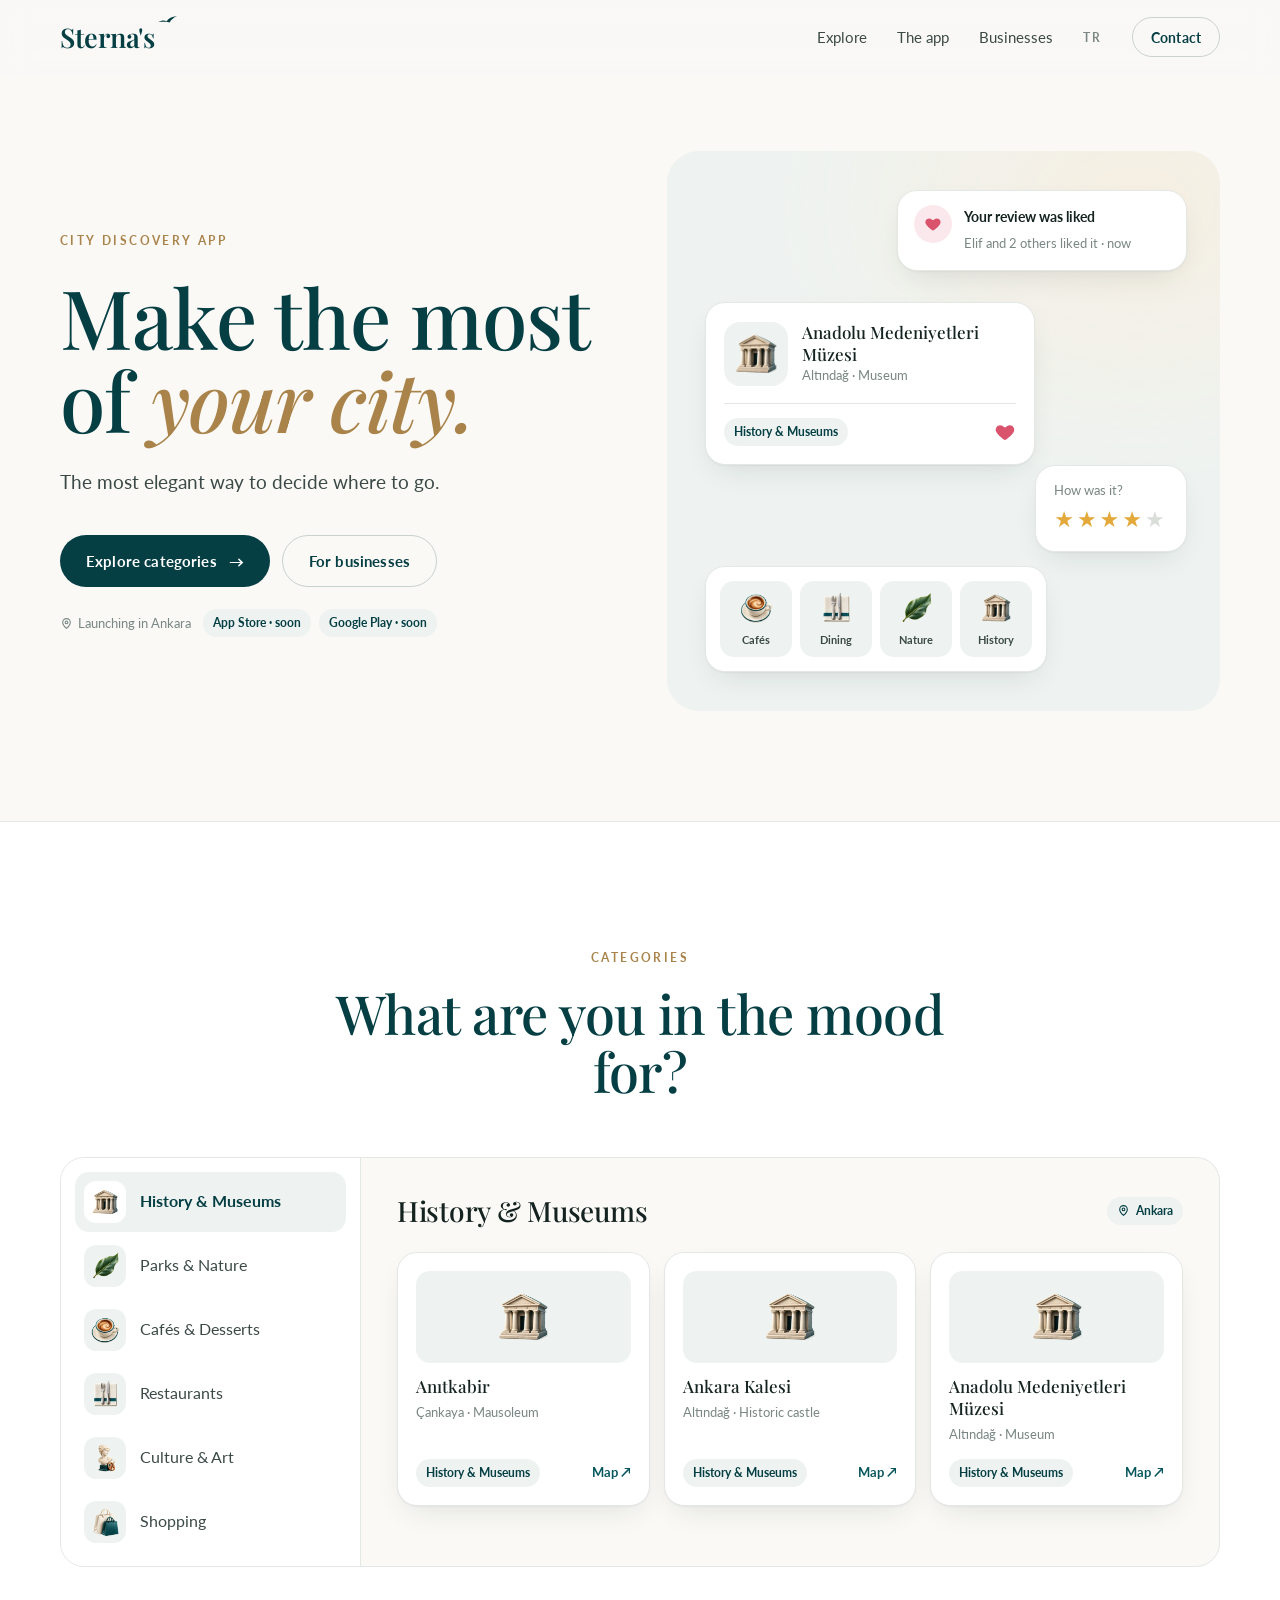
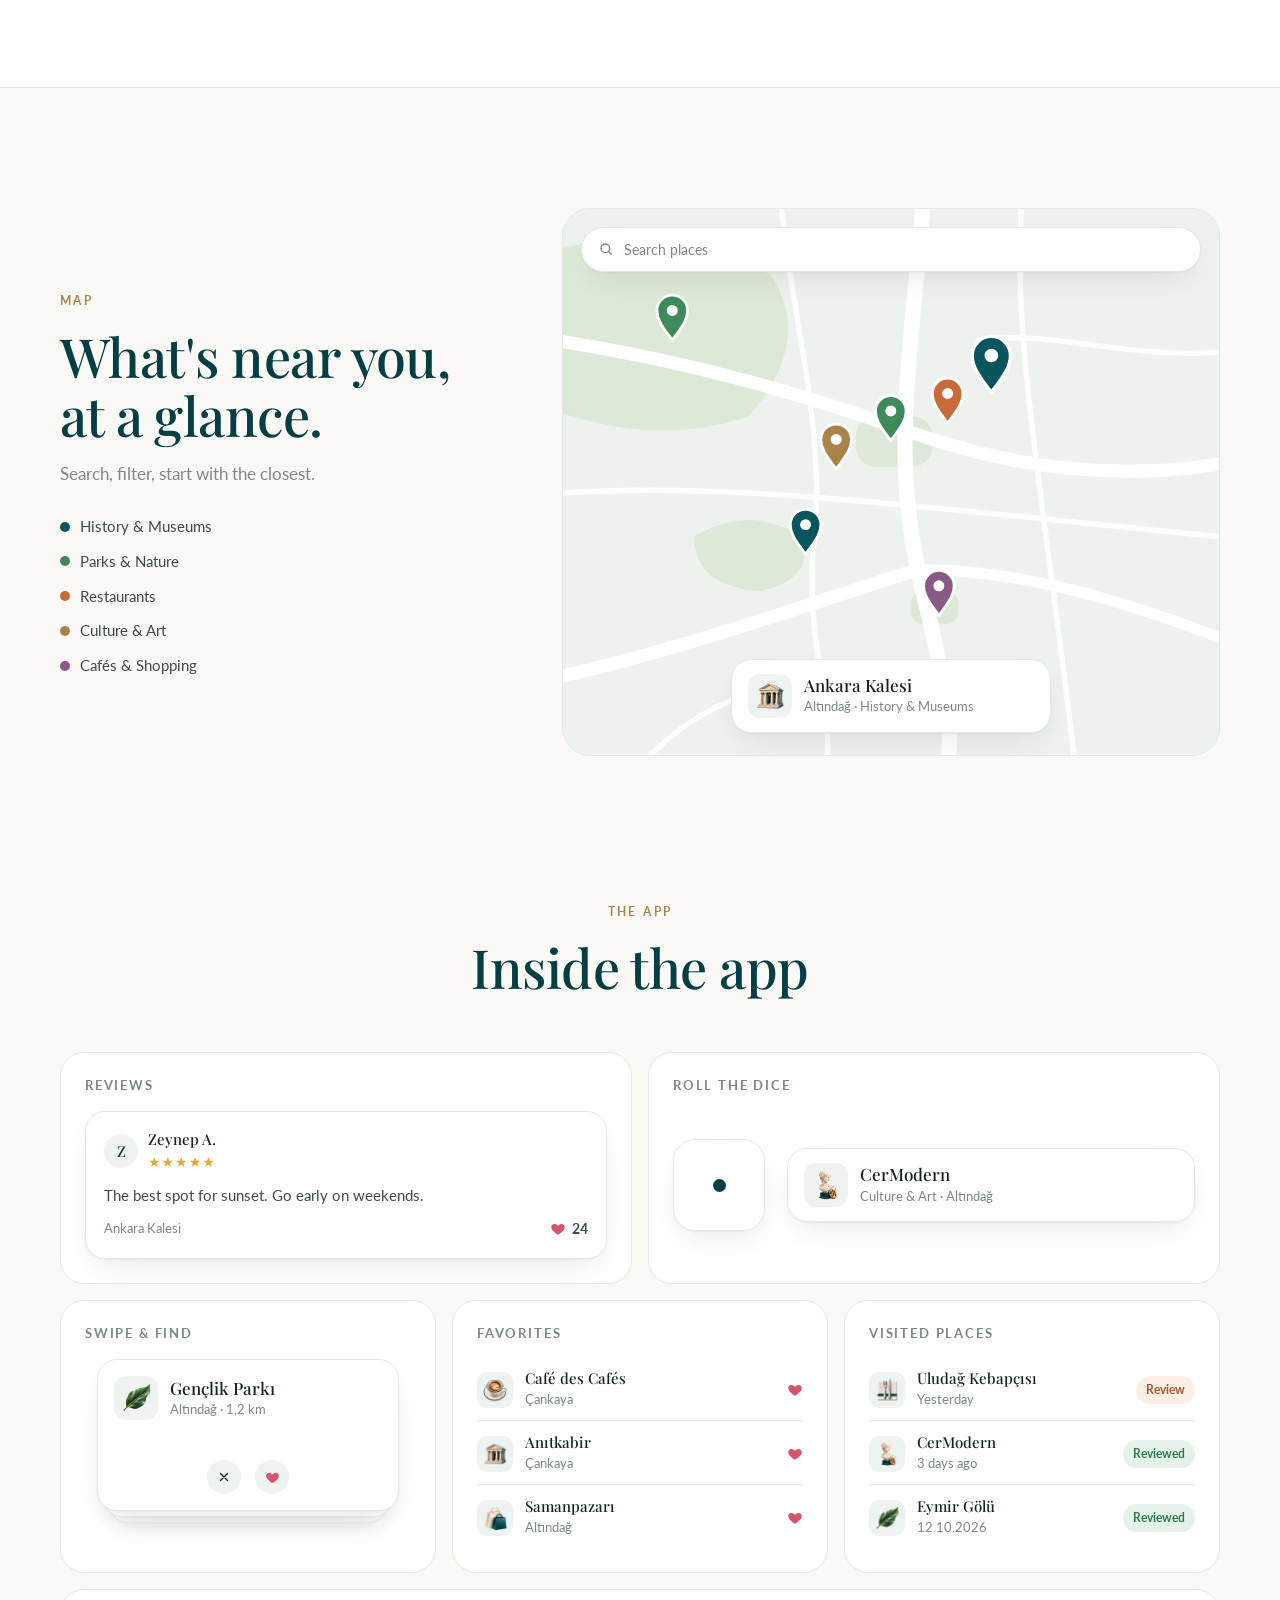
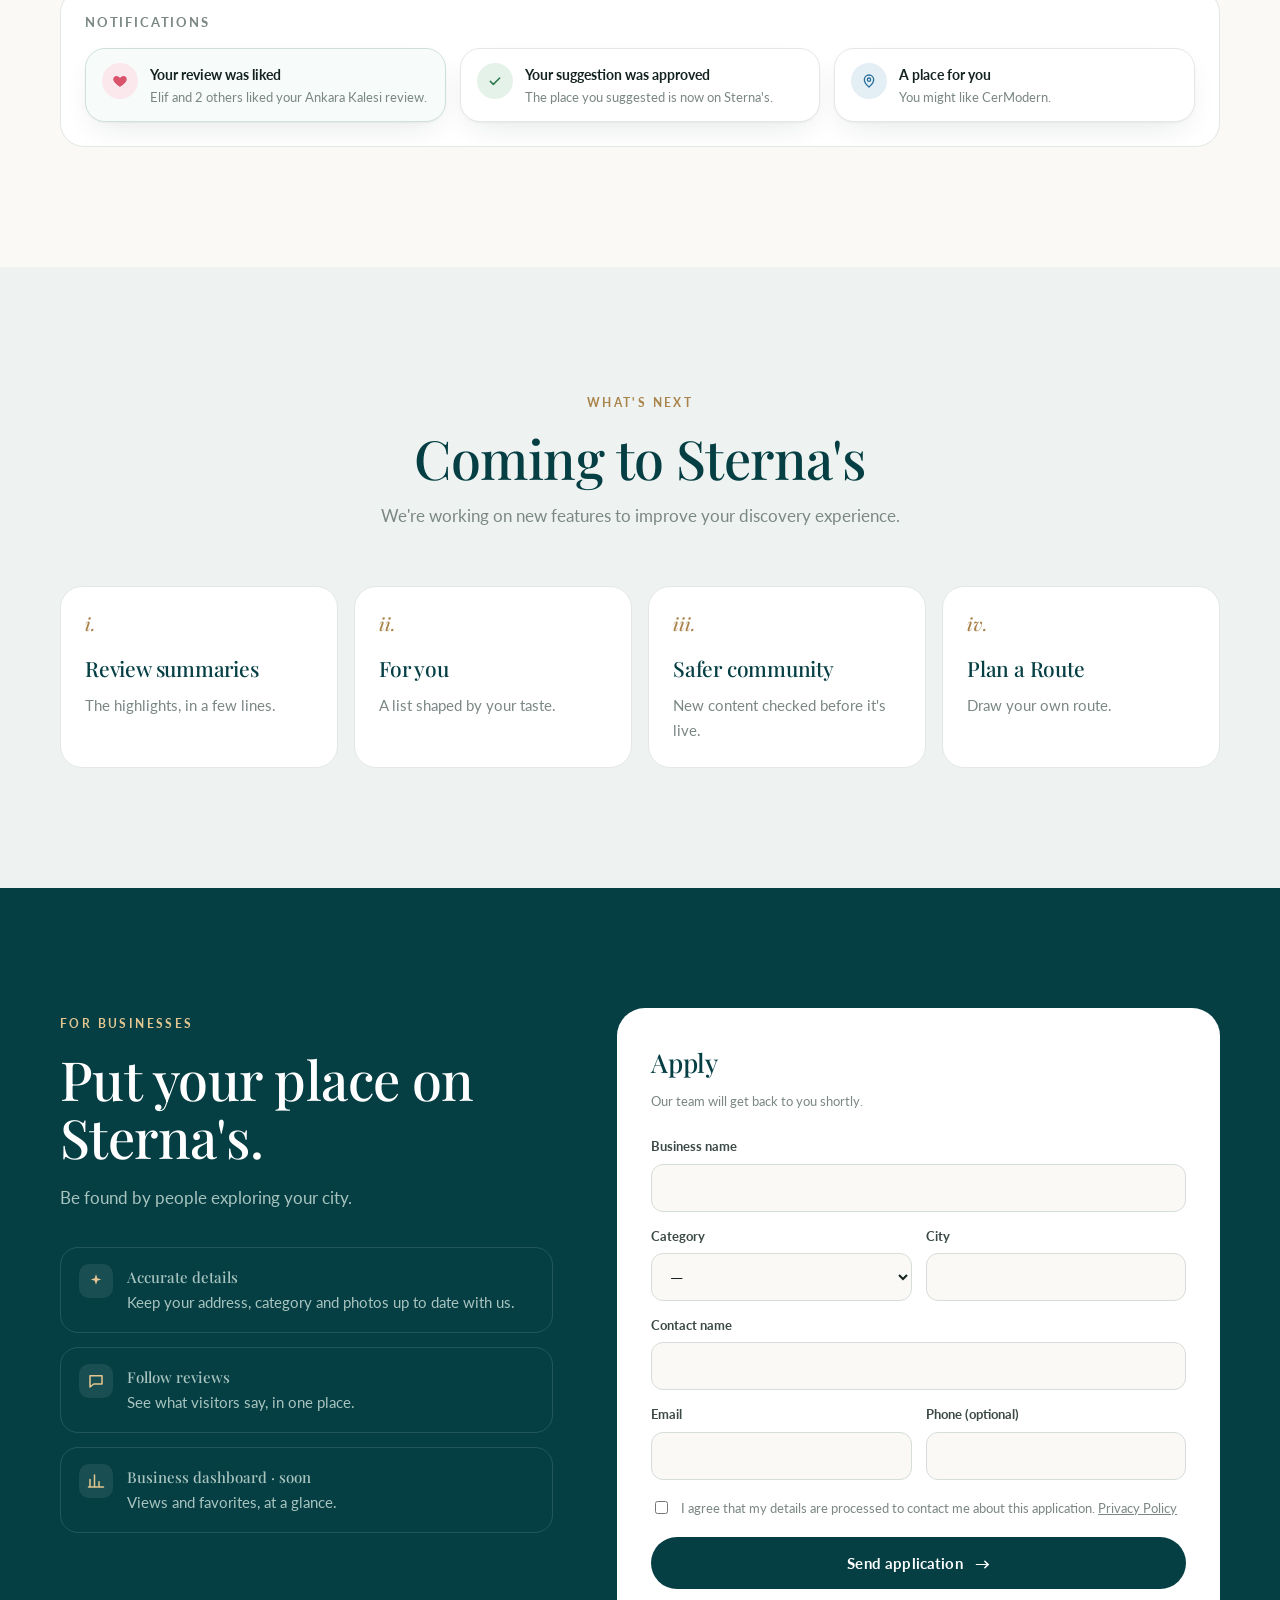
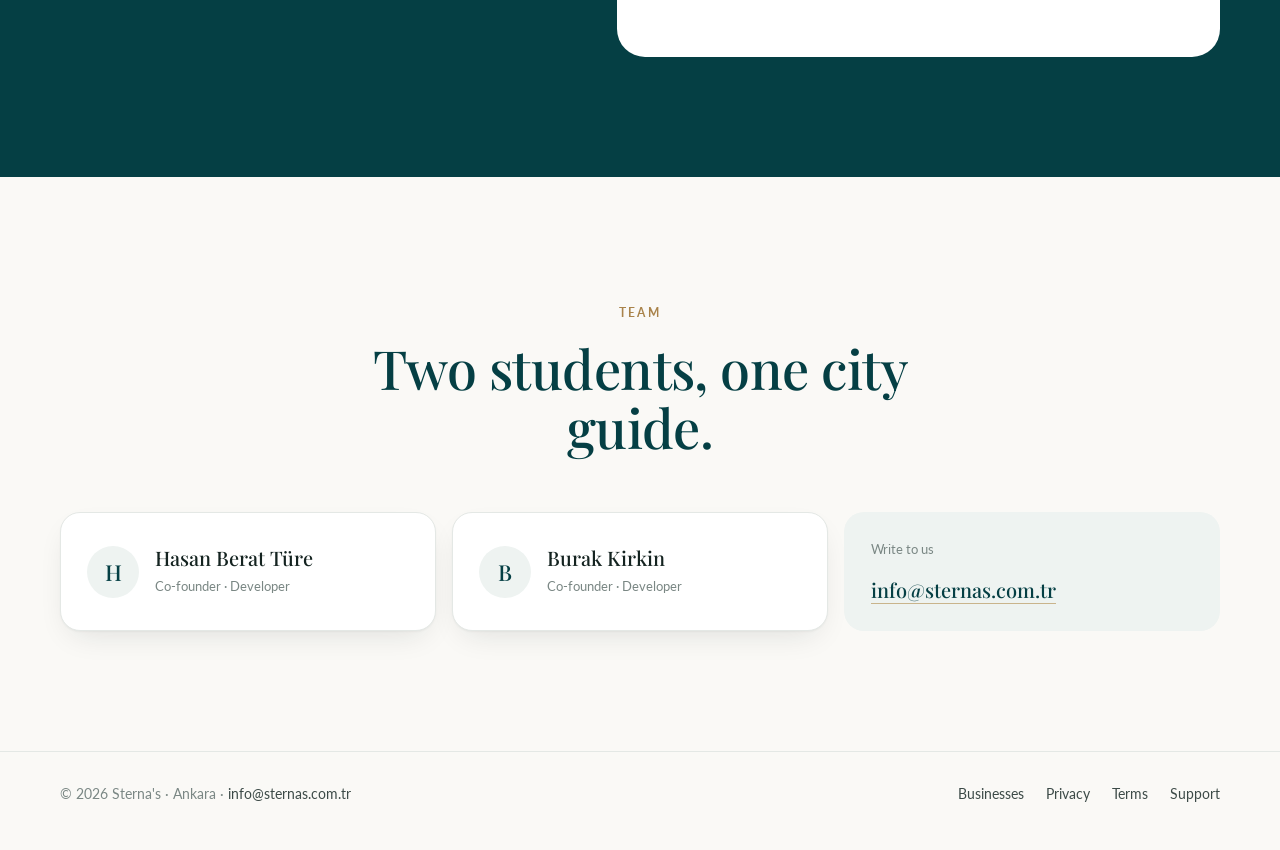
<file: index.html>
<!doctype html>
<html lang="tr">
<head>
  <meta charset="utf-8">
  <meta name="viewport" content="width=device-width, initial-scale=1">
  <title>Sterna's · Şehrin keyfini çıkar</title>
  <meta name="description" content="Sterna's; kafeler, restoranlar, parklar, müzeler ve tarihi yerlerle bulunduğun şehri keşfetmeni sağlayan mobil uygulama.">
  <meta property="og:title" content="Sterna's · Şehrin keyfini çıkar">
  <meta property="og:description" content="Kafeler, restoranlar, parklar, müzeler ve tarihi yerler. Bulunduğun şehirde nereye gideceğine Sterna's'la karar ver.">
  <meta property="og:type" content="website">
  <meta property="og:url" content="https://sternas.com.tr/">
  <meta property="og:image" content="https://sternas.com.tr/assets/brand/og-image.jpg">
  <meta property="og:locale" content="tr_TR">
  <meta name="twitter:card" content="summary_large_image">
  <link rel="canonical" href="https://sternas.com.tr/">
  <meta name="theme-color" content="#faf9f6">
  <link rel="icon" type="image/png" sizes="32x32" href="assets/brand/favicon-32.png">
  <link rel="apple-touch-icon" href="assets/brand/apple-touch-icon.png">
  <link rel="preconnect" href="https://fonts.googleapis.com">
  <link rel="preconnect" href="https://fonts.gstatic.com" crossorigin>
  <link href="https://fonts.googleapis.com/css2?family=Lato:wght@400;700&family=Playfair+Display:ital,wght@0,500;0,600;1,500&display=swap" rel="stylesheet">
  <link rel="stylesheet" href="styles.css">
  <script>document.documentElement.classList.add('js');</script>
  <script type="application/ld+json">
  {"@context":"https://schema.org","@type":"Organization","name":"Sterna's","url":"https://sternas.com.tr/","logo":"https://sternas.com.tr/assets/brand/icon-512.png","email":"info@sternas.com.tr","areaServed":"Ankara"}
  </script>
</head>
<body>

<svg width="0" height="0" style="position:absolute" aria-hidden="true">
  <symbol id="i-heart" viewBox="0 0 24 24"><path fill="currentColor" d="M12 21s-7.5-4.6-9.6-9.2C.9 8.4 3 4.5 6.8 4.5c2.1 0 3.6 1.1 4.2 2.3h2c.6-1.2 2.1-2.3 4.2-2.3 3.8 0 5.9 3.9 4.4 7.3C19.5 16.4 12 21 12 21z"/></symbol>
  <symbol id="i-check" viewBox="0 0 24 24"><path fill="none" stroke="currentColor" stroke-width="2.4" stroke-linecap="round" stroke-linejoin="round" d="M5 12.5l4.5 4.5L19 7.5"/></symbol>
  <symbol id="i-pin" viewBox="0 0 24 24"><path fill="none" stroke="currentColor" stroke-width="2" stroke-linecap="round" stroke-linejoin="round" d="M12 21s-7-6.2-7-11a7 7 0 0 1 14 0c0 4.8-7 11-7 11z"/><circle cx="12" cy="10" r="2.5" fill="none" stroke="currentColor" stroke-width="2"/></symbol>
  <symbol id="i-x" viewBox="0 0 24 24"><path fill="none" stroke="currentColor" stroke-width="2.4" stroke-linecap="round" d="M6 6l12 12M18 6L6 18"/></symbol>
  <symbol id="i-search" viewBox="0 0 24 24"><circle cx="11" cy="11" r="6.5" fill="none" stroke="currentColor" stroke-width="2"/><path stroke="currentColor" stroke-width="2" stroke-linecap="round" d="M16 16l4 4"/></symbol>
  <symbol id="i-spark" viewBox="0 0 24 24"><path fill="currentColor" d="M12 3l1.8 5.2L19 10l-5.2 1.8L12 17l-1.8-5.2L5 10l5.2-1.8z"/></symbol>
  <symbol id="i-chart" viewBox="0 0 24 24"><path fill="none" stroke="currentColor" stroke-width="2" stroke-linecap="round" d="M4 20V10M10 20V4M16 20v-7M22 20H2"/></symbol>
  <symbol id="i-chat" viewBox="0 0 24 24"><path fill="none" stroke="currentColor" stroke-width="2" stroke-linejoin="round" d="M4 5h16v11H9l-5 4z"/></symbol>
  <symbol id="i-star" viewBox="0 0 24 24"><path fill="currentColor" d="M12 3.5l2.6 5.4 5.9.8-4.3 4.1 1 5.8L12 16.8 6.8 19.6l1-5.8L3.5 9.7l5.9-.8z"/></symbol>
</svg>

<header class="site-header" id="top">
  <div class="wrap">
    <a class="logo" href="#top" aria-label="Sterna's">
      Sterna's
      <svg viewBox="0 0 44 18" aria-hidden="true"><path fill="currentColor" d="M0 14c8-4 14-5 20-2C24 6 32 1 44 0c-8 4-14 9-17 15-5-2-13-2-27-1z"/></svg>
    </a>
    <nav class="nav">
      <a class="link" href="#kesfet"><span data-lang="tr">Keşfet</span><span data-lang="en">Explore</span></a>
      <a class="link" href="#uygulama"><span data-lang="tr">Uygulama</span><span data-lang="en">The app</span></a>
      <a class="link" href="#isletmeler"><span data-lang="tr">İşletmeler</span><span data-lang="en">Businesses</span></a>
      <button class="lang-toggle" type="button" id="langToggle" aria-label="Dil / Language">EN</button>
      <a class="btn btn-outline" href="#ekip"><span data-lang="tr">İletişim</span><span data-lang="en">Contact</span></a>
    </nav>
  </div>
</header>

<main>
  <!-- HERO -->
  <section class="hero">
    <div class="wrap">
      <div>
        <span class="eyebrow reveal"><span data-lang="tr">Şehir keşif uygulaması</span><span data-lang="en">City discovery app</span></span>
        <h1 class="reveal">
          <span data-lang="tr">Şehrin <em>keyfini</em> çıkar.</span>
          <span data-lang="en">Make the most of <em>your city.</em></span>
        </h1>
        <p class="lead reveal">
          <span data-lang="tr">Nereye gideceğine karar vermenin en zarif yolu.</span>
          <span data-lang="en">The most elegant way to decide where to go.</span>
        </p>
        <div class="hero-actions reveal">
          <a class="btn btn-primary" href="#kesfet"><span data-lang="tr">Kategorileri keşfet</span><span data-lang="en">Explore categories</span> <span class="arrow" aria-hidden="true">→</span></a>
          <a class="btn btn-outline" href="#isletmeler"><span data-lang="tr">İşletmeler için</span><span data-lang="en">For businesses</span></a>
        </div>
        <div class="launch reveal">
          <span class="small"><svg width="13" height="13"><use href="#i-pin"/></svg> <span data-lang="tr">Ankara'da başlıyoruz</span><span data-lang="en">Launching in Ankara</span></span>
          <span class="chip"><span data-lang="tr">App Store · yakında</span><span data-lang="en">App Store · soon</span></span>
          <span class="chip"><span data-lang="tr">Google Play · yakında</span><span data-lang="en">Google Play · soon</span></span>
        </div>
      </div>

      <div class="stage reveal" aria-hidden="true">
        <div class="card w-notif float d1">
          <span class="dot heart"><svg width="18" height="18"><use href="#i-heart"/></svg></span>
          <div>
            <strong><span data-lang="tr">Yorumun beğenildi</span><span data-lang="en">Your review was liked</span></strong>
            <span class="small"><span data-lang="tr">Elif ve 2 kişi daha beğendi · şimdi</span><span data-lang="en">Elif and 2 others liked it · now</span></span>
          </div>
        </div>
        <div class="card w-place float">
          <div class="top">
            <span class="ico"><img src="assets/ikon/tarih.webp" alt=""></span>
            <div>
              <div class="title">Anadolu Medeniyetleri Müzesi</div>
              <div class="small"><span data-lang="tr">Altındağ · Müze</span><span data-lang="en">Altındağ · Museum</span></div>
            </div>
          </div>
          <div class="row">
            <span class="chip"><span data-lang="tr">Tarih ve Müzeler</span><span data-lang="en">History &amp; Museums</span></span>
            <svg class="heart" width="22" height="22"><use href="#i-heart"/></svg>
          </div>
        </div>
        <div class="card w-rate float d2">
          <div class="small"><span data-lang="tr">Nasıldı?</span><span data-lang="en">How was it?</span></div>
          <div class="stars">★★★★<span class="off">★</span></div>
        </div>
        <div class="card w-cats float d3">
          <div><img src="assets/ikon/kafe.webp" alt=""><span data-lang="tr">Kafeler</span><span data-lang="en">Cafés</span></div>
          <div><img src="assets/ikon/restoran.webp" alt=""><span data-lang="tr">Restoran</span><span data-lang="en">Dining</span></div>
          <div><img src="assets/ikon/doga.webp" alt=""><span data-lang="tr">Doğa</span><span data-lang="en">Nature</span></div>
          <div><img src="assets/ikon/tarih.webp" alt=""><span data-lang="tr">Tarih</span><span data-lang="en">History</span></div>
        </div>
      </div>
    </div>
  </section>

  <!-- EXPLORER -->
  <section class="block explore" id="kesfet">
    <div class="wrap">
      <div class="head reveal">
        <span class="eyebrow"><span data-lang="tr">Kategoriler</span><span data-lang="en">Categories</span></span>
        <h2><span data-lang="tr">Bugün canın ne istiyor?</span><span data-lang="en">What are you in the mood for?</span></h2>
      </div>
      <div class="explorer reveal">
        <ul class="cats" role="tablist" aria-label="Kategoriler" id="cats"></ul>
        <div class="panel" role="tabpanel" id="panel" aria-live="polite">
          <div class="panel-top">
            <h3 id="panelTitle"></h3>
            <span class="chip"><svg width="13" height="13"><use href="#i-pin"/></svg> Ankara</span>
          </div>
          <div class="place-grid" id="places"></div>
        </div>
      </div>
    </div>
  </section>

  <!-- MAP -->
  <section class="block">
    <div class="wrap map-wrap">
      <div class="map-copy reveal">
        <span class="eyebrow"><span data-lang="tr">Harita</span><span data-lang="en">Map</span></span>
        <h2><span data-lang="tr">Yakınındakiler, tek bakışta.</span><span data-lang="en">What's near you, at a glance.</span></h2>
        <p><span data-lang="tr">Ara, filtrele, en yakından başla.</span><span data-lang="en">Search, filter, start with the closest.</span></p>
        <ul class="legend">
          <li><i style="background:#07565d"></i><span data-lang="tr">Tarih ve Müzeler</span><span data-lang="en">History &amp; Museums</span></li>
          <li><i style="background:#3f8a5a"></i><span data-lang="tr">Parklar ve Doğa</span><span data-lang="en">Parks &amp; Nature</span></li>
          <li><i style="background:#c86a3a"></i><span data-lang="tr">Restoranlar</span><span data-lang="en">Restaurants</span></li>
          <li><i style="background:#a9834a"></i><span data-lang="tr">Kültür ve Sanat</span><span data-lang="en">Culture &amp; Art</span></li>
          <li><i style="background:#8a5a86"></i><span data-lang="tr">Kafeler ve Alışveriş</span><span data-lang="en">Cafés &amp; Shopping</span></li>
        </ul>
      </div>
      <div class="map reveal" aria-hidden="true">
        <svg viewBox="0 0 600 500" preserveAspectRatio="xMidYMid slice">
          <rect width="600" height="500" fill="#eef2ee"/>
          <g fill="#dce9d6">
            <path d="M-20 40 Q90 10 190 60 Q230 120 170 190 Q80 220 -20 180 Z"/>
            <rect x="268" y="190" width="70" height="46" rx="18"/>
            <rect x="318" y="350" width="44" height="30" rx="12"/>
            <path d="M120 300 Q170 270 220 300 Q230 340 180 350 Q120 345 120 300 Z"/>
          </g>
          <g fill="none" stroke="#ffffff" stroke-linecap="round">
            <path d="M330 -10 C 320 120, 300 220, 325 330 S 360 470, 350 520" stroke-width="14"/>
            <path d="M-10 120 C 120 140, 220 170, 320 205 S 520 250, 620 230" stroke-width="12"/>
            <path d="M-10 430 C 120 400, 230 360, 325 330" stroke-width="12"/>
            <path d="M325 330 C 420 330, 520 360, 620 400" stroke-width="10"/>
          </g>
          <g fill="none" stroke="#ffffff" stroke-width="5" stroke-linecap="round" opacity=".9">
            <path d="M200 0 C 210 100, 240 200, 230 300 S 250 450, 240 520"/>
            <path d="M420 -10 C 410 120, 440 260, 470 520"/>
            <path d="M0 260 C 150 250, 300 270, 600 300"/>
            <path d="M80 500 C 160 420, 260 420, 380 470"/>
            <path d="M380 120 C 450 110, 520 140, 610 130"/>
          </g>
          <g id="pins"></g>
        </svg>
        <div class="card map-search"><svg width="16" height="16"><use href="#i-search"/></svg><span data-lang="tr">Mekân ara</span><span data-lang="en">Search places</span></div>
        <div class="card map-card" id="mapCard">
          <span class="ico"><img id="mapIco" src="assets/ikon/tarih.webp" alt=""></span>
          <div>
            <div class="title" id="mapName"></div>
            <div class="small" id="mapMeta"></div>
          </div>
        </div>
      </div>
    </div>
  </section>

  <!-- APP BENTO -->
  <section class="block" id="uygulama" style="padding-top:20px">
    <div class="wrap">
      <div class="head reveal">
        <span class="eyebrow"><span data-lang="tr">Uygulama</span><span data-lang="en">The app</span></span>
        <h2><span data-lang="tr">Uygulamanın içinden</span><span data-lang="en">Inside the app</span></h2>
      </div>

      <div class="bento" aria-hidden="true">
        <div class="tile t-review reveal">
          <h3><span data-lang="tr">Yorumlar</span><span data-lang="en">Reviews</span></h3>
          <div class="card review">
            <div class="who">
              <span class="av" aria-hidden="true">Z</span>
              <div>
                <div class="title" style="font-size:15px">Zeynep A.</div>
                <div class="stars">★★★★★</div>
              </div>
            </div>
            <p><span data-lang="tr">Gün batımını izlemek için en güzel yer. Hafta sonu erken gidin.</span><span data-lang="en">The best spot for sunset. Go early on weekends.</span></p>
            <div class="meta">
              <span class="small">Ankara Kalesi</span>
              <span class="likes"><svg class="heart" width="16" height="16"><use href="#i-heart"/></svg> 24</span>
            </div>
          </div>
        </div>

        <div class="tile t-dice reveal">
          <h3><span data-lang="tr">Zar At</span><span data-lang="en">Roll the dice</span></h3>
          <div class="dice-row">
            <div class="die" id="die"><i></i><i></i><i></i><i></i><i></i><i></i><i></i><i></i><i></i></div>
            <div class="card dice-result" id="diceResult">
              <span class="ico"><img id="diceIco" src="assets/ikon/kultur.webp" alt=""></span>
              <div>
                <div class="title" id="diceName"></div>
                <div class="small" id="diceMeta"></div>
              </div>
            </div>
          </div>
        </div>

        <div class="tile t-swipe reveal">
          <h3><span data-lang="tr">Kaydır ve Bul</span><span data-lang="en">Swipe &amp; Find</span></h3>
          <div class="swipe">
            <div class="card"><div class="title">Eymir Gölü</div></div>
            <div class="card"><div class="title">CerModern</div></div>
            <div class="card">
              <div style="display:flex;gap:12px;align-items:center">
                <span class="ico"><img src="assets/ikon/doga.webp" alt=""></span>
                <div><div class="title">Gençlik Parkı</div><div class="small">Altındağ · 1,2 km</div></div>
              </div>
              <div class="acts"><span><svg width="14" height="14"><use href="#i-x"/></svg></span><span class="heart"><svg width="15" height="15"><use href="#i-heart"/></svg></span></div>
            </div>
          </div>
        </div>

        <div class="tile t-fav reveal">
          <h3><span data-lang="tr">Favoriler</span><span data-lang="en">Favorites</span></h3>
          <div class="mini-list">
            <div class="r"><span class="ico"><img src="assets/ikon/kafe.webp" alt=""></span><div class="grow"><div class="title">Café des Cafés</div><div class="small">Çankaya</div></div><svg class="heart" width="16" height="16"><use href="#i-heart"/></svg></div>
            <div class="r"><span class="ico"><img src="assets/ikon/tarih.webp" alt=""></span><div class="grow"><div class="title">Anıtkabir</div><div class="small">Çankaya</div></div><svg class="heart" width="16" height="16"><use href="#i-heart"/></svg></div>
            <div class="r"><span class="ico"><img src="assets/ikon/alisveris.webp" alt=""></span><div class="grow"><div class="title">Samanpazarı</div><div class="small">Altındağ</div></div><svg class="heart" width="16" height="16"><use href="#i-heart"/></svg></div>
          </div>
        </div>

        <div class="tile t-history reveal">
          <h3><span data-lang="tr">Geçmiş yerler</span><span data-lang="en">Visited places</span></h3>
          <div class="mini-list">
            <div class="r"><span class="ico"><img src="assets/ikon/restoran.webp" alt=""></span><div class="grow"><div class="title">Uludağ Kebapçısı</div><div class="small"><span data-lang="tr">Dün</span><span data-lang="en">Yesterday</span></div></div><span class="chip orange"><span data-lang="tr">Değerlendir</span><span data-lang="en">Review</span></span></div>
            <div class="r"><span class="ico"><img src="assets/ikon/kultur.webp" alt=""></span><div class="grow"><div class="title">CerModern</div><div class="small"><span data-lang="tr">3 gün önce</span><span data-lang="en">3 days ago</span></div></div><span class="chip green"><span data-lang="tr">Değerlendirdin</span><span data-lang="en">Reviewed</span></span></div>
            <div class="r"><span class="ico"><img src="assets/ikon/doga.webp" alt=""></span><div class="grow"><div class="title">Eymir Gölü</div><div class="small">12.10.2026</div></div><span class="chip green"><span data-lang="tr">Değerlendirdin</span><span data-lang="en">Reviewed</span></span></div>
          </div>
        </div>

        <div class="tile t-notifs reveal">
          <h3><span data-lang="tr">Bildirimler</span><span data-lang="en">Notifications</span></h3>
          <div class="notifs">
            <div class="card notif unread"><span class="dot heart" style="background:#fbe8ec"><svg width="16" height="16"><use href="#i-heart"/></svg></span><div><strong><span data-lang="tr">Yorumun beğenildi</span><span data-lang="en">Your review was liked</span></strong><span class="small"><span data-lang="tr">Elif ve 2 kişi daha Ankara Kalesi yorumunu beğendi.</span><span data-lang="en">Elif and 2 others liked your Ankara Kalesi review.</span></span></div></div>
            <div class="card notif"><span class="dot" style="background:#e5f2ea;color:#2f7a4f"><svg width="16" height="16"><use href="#i-check"/></svg></span><div><strong><span data-lang="tr">Yer önerin onaylandı</span><span data-lang="en">Your suggestion was approved</span></strong><span class="small"><span data-lang="tr">Önerdiğin mekân artık Sterna's'ta.</span><span data-lang="en">The place you suggested is now on Sterna's.</span></span></div></div>
            <div class="card notif"><span class="dot" style="background:#e3eef5;color:#2a6f9a"><svg width="16" height="16"><use href="#i-pin"/></svg></span><div><strong><span data-lang="tr">Sana bir mekân önerdik</span><span data-lang="en">A place for you</span></strong><span class="small"><span data-lang="tr">CerModern ilgini çekebilir.</span><span data-lang="en">You might like CerModern.</span></span></div></div>
          </div>
        </div>
      </div>
    </div>
  </section>

  <!-- NEXT -->
  <section class="block next">
    <div class="wrap">
      <div class="head reveal">
        <span class="eyebrow"><span data-lang="tr">Sırada</span><span data-lang="en">What's next</span></span>
        <h2><span data-lang="tr">Yakında Sterna's'ta</span><span data-lang="en">Coming to Sterna's</span></h2>
        <p><span data-lang="tr">Keşif deneyimini geliştirecek yeni özellikler üzerinde çalışıyoruz.</span><span data-lang="en">We're working on new features to improve your discovery experience.</span></p>
      </div>
      <div class="next-grid reveal">
        <div class="next-item"><span class="num">i.</span><h3><span data-lang="tr">Yorum özetleri</span><span data-lang="en">Review summaries</span></h3><p><span data-lang="tr">Öne çıkanlar, birkaç cümlede.</span><span data-lang="en">The highlights, in a few lines.</span></p></div>
        <div class="next-item"><span class="num">ii.</span><h3><span data-lang="tr">Sana özel öneriler</span><span data-lang="en">For you</span></h3><p><span data-lang="tr">Zevkine göre şekillenen liste.</span><span data-lang="en">A list shaped by your taste.</span></p></div>
        <div class="next-item"><span class="num">iii.</span><h3><span data-lang="tr">Güvenli topluluk</span><span data-lang="en">Safer community</span></h3><p><span data-lang="tr">Yeni içerik yayından önce kontrol edilir.</span><span data-lang="en">New content checked before it's live.</span></p></div>
        <div class="next-item"><span class="num">iv.</span><h3><span data-lang="tr">Rota Oluştur</span><span data-lang="en">Plan a Route</span></h3><p><span data-lang="tr">Kendi keşif rotanı çiz.</span><span data-lang="en">Draw your own route.</span></p></div>
      </div>
    </div>
  </section>

  <!-- BUSINESS -->
  <section class="block biz" id="isletmeler">
    <div class="wrap biz-grid">
      <div class="reveal">
        <span class="eyebrow"><span data-lang="tr">İşletmeler için</span><span data-lang="en">For businesses</span></span>
        <h2><span data-lang="tr">Mekânını Sterna's'ta öne çıkar.</span><span data-lang="en">Put your place on Sterna's.</span></h2>
        <p class="intro"><span data-lang="tr">Şehrini keşfeden insanlar seni bulsun.</span><span data-lang="en">Be found by people exploring your city.</span></p>
        <ul class="perks">
          <li><span class="pi"><svg><use href="#i-spark"/></svg></span><div><strong><span data-lang="tr">Doğru ve güncel bilgi</span><span data-lang="en">Accurate details</span></strong><span><span data-lang="tr">Adres, kategori ve fotoğraflarını bizimle güncel tut.</span><span data-lang="en">Keep your address, category and photos up to date with us.</span></span></div></li>
          <li><span class="pi"><svg><use href="#i-chat"/></svg></span><div><strong><span data-lang="tr">Yorumları takip et</span><span data-lang="en">Follow reviews</span></strong><span><span data-lang="tr">Ziyaretçilerin ne dediğini tek yerden gör.</span><span data-lang="en">See what visitors say, in one place.</span></span></div></li>
          <li><span class="pi"><svg><use href="#i-chart"/></svg></span><div><strong><span data-lang="tr">İşletme paneli · yakında</span><span data-lang="en">Business dashboard · soon</span></strong><span><span data-lang="tr">Görüntülenme ve favori istatistikleri.</span><span data-lang="en">Views and favorites, at a glance.</span></span></div></li>
        </ul>
      </div>

      <form class="biz-form reveal" id="bizForm" novalidate>
        <h3><span data-lang="tr">Başvuru formu</span><span data-lang="en">Apply</span></h3>
        <p class="small"><span data-lang="tr">Ekibimiz en kısa sürede sana dönecek.</span><span data-lang="en">Our team will get back to you shortly.</span></p>
        <div class="fields">
          <div class="field full"><label for="f-name"><span data-lang="tr">İşletme adı</span><span data-lang="en">Business name</span></label><input id="f-name" name="isletme" required autocomplete="organization"></div>
          <div class="field"><label for="f-cat"><span data-lang="tr">Kategori</span><span data-lang="en">Category</span></label>
            <select id="f-cat" name="kategori" required>
              <option value="">—</option>
              <option>Restoranlar</option><option>Kafeler ve Tatlıcılar</option><option>Parklar ve Doğa</option>
              <option>Tarih ve Müzeler</option><option>Eğlence ve Aktiviteler</option><option>Alışveriş</option>
              <option>Kültür ve Sanat</option><option>Spor ve Fitness</option><option>Konaklama</option><option>Gece Hayatı</option>
            </select>
          </div>
          <div class="field"><label for="f-city"><span data-lang="tr">Şehir</span><span data-lang="en">City</span></label><input id="f-city" name="sehir" required autocomplete="address-level2"></div>
          <div class="field full"><label for="f-person"><span data-lang="tr">Yetkili adı soyadı</span><span data-lang="en">Contact name</span></label><input id="f-person" name="yetkili" required autocomplete="name"></div>
          <div class="field"><label for="f-mail"><span data-lang="tr">E-posta</span><span data-lang="en">Email</span></label><input id="f-mail" name="email" type="email" required autocomplete="email"></div>
          <div class="field"><label for="f-phone"><span data-lang="tr">Telefon (isteğe bağlı)</span><span data-lang="en">Phone (optional)</span></label><input id="f-phone" name="telefon" type="tel" autocomplete="tel" pattern="[0-9+()\s\-]{7,20}" title="Örn. 0532 123 45 67"></div>
          <label class="consent"><input type="checkbox" id="f-consent" required>
            <span><span data-lang="tr">Bilgilerimin başvurumla ilgili iletişim için işlenmesini kabul ediyorum. <a href="gizlilik.html">Gizlilik Politikası</a></span><span data-lang="en">I agree that my details are processed to contact me about this application. <a href="gizlilik.html">Privacy Policy</a></span></span>
          </label>
          <input class="hp" type="text" name="_honey" tabindex="-1" autocomplete="off">
        </div>
        <button class="btn btn-primary" type="submit"><span data-lang="tr">Başvuruyu gönder</span><span data-lang="en">Send application</span> <span class="arrow" aria-hidden="true">→</span></button>
        <p class="form-msg" id="formMsg" role="status"></p>
      </form>
    </div>
  </section>

  <!-- TEAM -->
  <section class="block" id="ekip">
    <div class="wrap">
      <div class="head reveal">
        <span class="eyebrow"><span data-lang="tr">Ekip</span><span data-lang="en">Team</span></span>
        <h2><span data-lang="tr">İki öğrenci, bir şehir rehberi.</span><span data-lang="en">Two students, one city guide.</span></h2>
      </div>
      <div class="team-grid reveal">
        <div class="card person"><span class="av">H</span><div><strong>Hasan Berat Türe</strong><span class="small"><span data-lang="tr">Kurucu ortak · Geliştirici</span><span data-lang="en">Co-founder · Developer</span></span></div></div>
        <div class="card person"><span class="av">B</span><div><strong>Burak Kirkin</strong><span class="small"><span data-lang="tr">Kurucu ortak · Geliştirici</span><span data-lang="en">Co-founder · Developer</span></span></div></div>
        <div class="card person contact-tile"><span class="small"><span data-lang="tr">Bize yazın</span><span data-lang="en">Write to us</span></span><a href="mailto:info@sternas.com.tr">info@sternas.com.tr</a></div>
      </div>
    </div>
  </section>
</main>

<footer>
  <div class="wrap">
    <span>© 2026 Sterna's · Ankara · <a href="mailto:info@sternas.com.tr">info@sternas.com.tr</a></span>
    <nav>
      <a href="#isletmeler"><span data-lang="tr">İşletmeler</span><span data-lang="en">Businesses</span></a>
      <a href="gizlilik.html"><span data-lang="tr">Gizlilik</span><span data-lang="en">Privacy</span></a>
      <a href="kullanim-kosullari.html"><span data-lang="tr">Kullanım Koşulları</span><span data-lang="en">Terms</span></a>
      <a href="support/"><span data-lang="tr">Destek</span><span data-lang="en">Support</span></a>
    </nav>
  </div>
</footer>

<script src="site.js"></script>
</body>
</html>
</file>
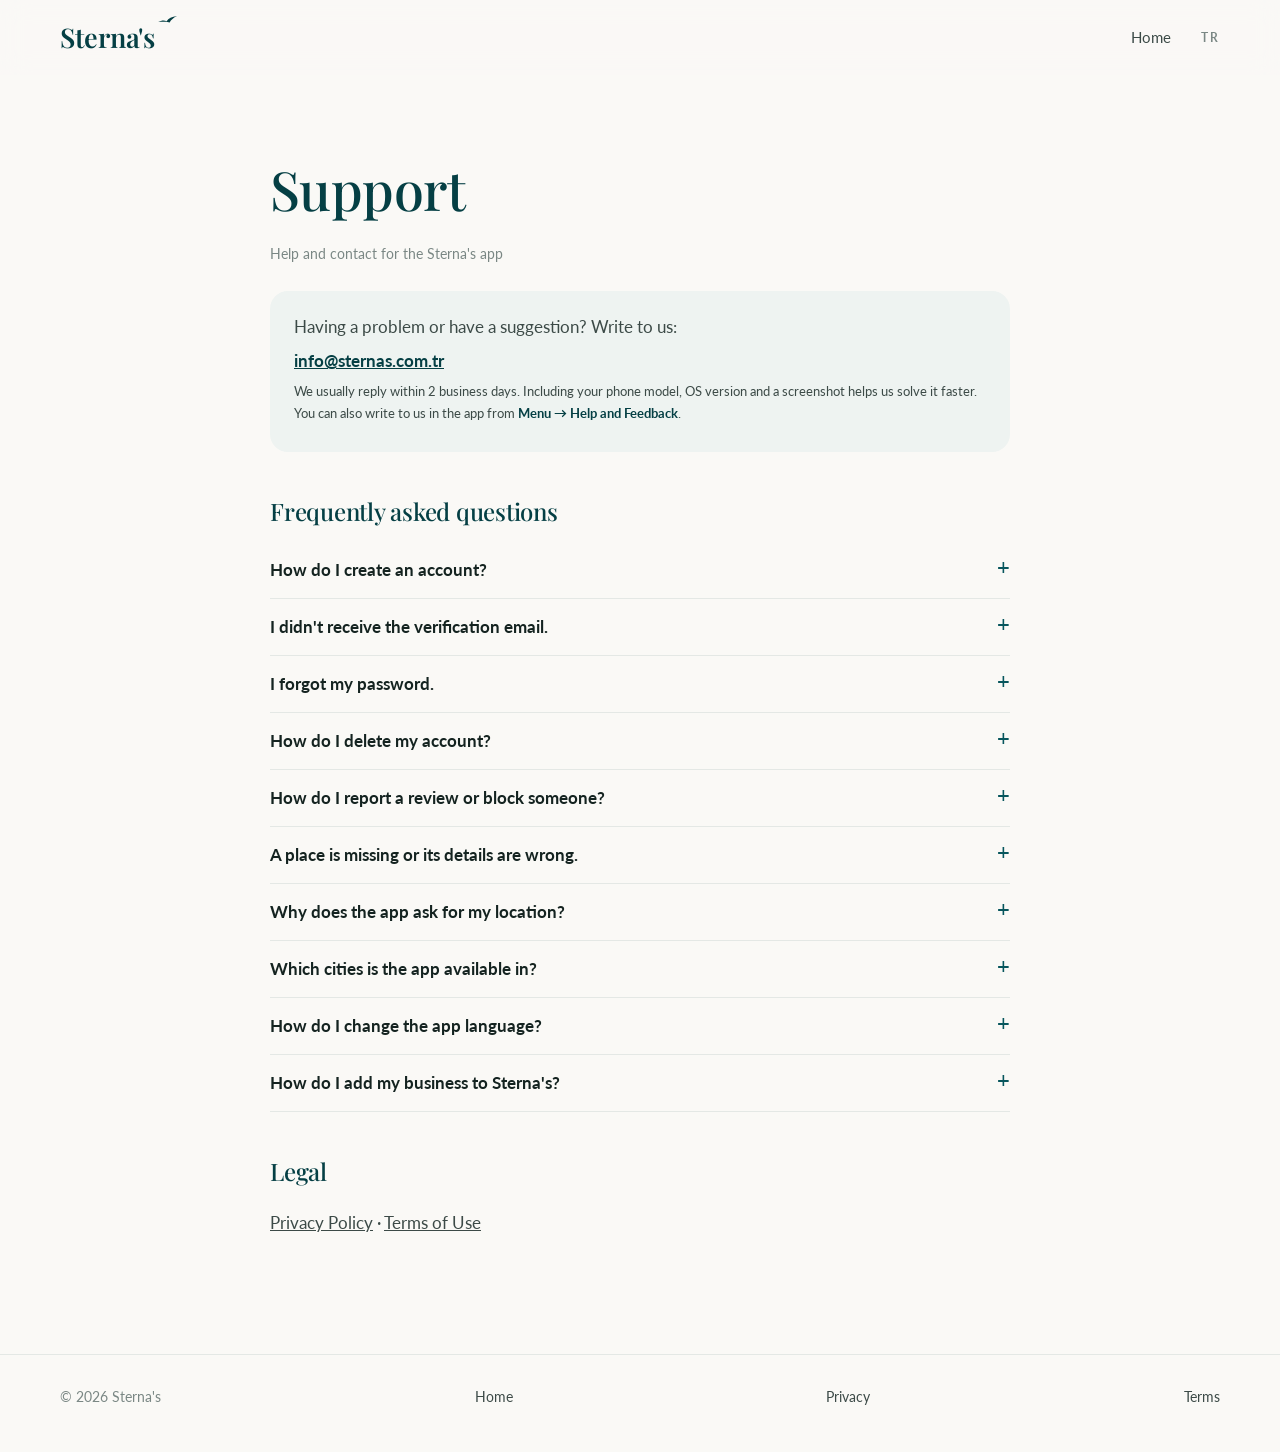
<file: support/index.html>
<!doctype html>
<html lang="tr">
<head>
  <meta charset="utf-8">
  <meta name="viewport" content="width=device-width, initial-scale=1">
  <title>Destek · Sterna's</title>
  <meta name="description" content="Sterna's uygulaması için destek, sık sorulan sorular ve iletişim.">
  <link rel="canonical" href="https://sternas.com.tr/support/">
  <link rel="icon" type="image/png" sizes="32x32" href="../assets/brand/favicon-32.png">
  <link rel="apple-touch-icon" href="../assets/brand/apple-touch-icon.png">
  <link rel="preconnect" href="https://fonts.googleapis.com">
  <link rel="preconnect" href="https://fonts.gstatic.com" crossorigin>
  <link href="https://fonts.googleapis.com/css2?family=Lato:wght@400;700&family=Playfair+Display:ital,wght@0,500;0,600;1,500&display=swap" rel="stylesheet">
  <link rel="stylesheet" href="../styles.css">
  <style>
    .support-contact {
      background: var(--sage); border-radius: 18px; padding: 22px 24px; margin: 26px 0 10px;
    }
    .support-contact p { margin: 0 0 6px; }
    .support-contact a { color: var(--teal-deep); font-weight: 700; }
    .faq details {
      border-bottom: 1px solid var(--line); padding: 14px 0;
    }
    .faq summary {
      cursor: pointer; font-weight: 700; color: var(--ink); list-style: none;
      display: flex; justify-content: space-between; gap: 16px;
    }
    .faq summary::-webkit-details-marker { display: none; }
    .faq summary::after { content: "+"; color: var(--teal); font-weight: 400; font-size: 22px; line-height: 1; }
    .faq details[open] summary::after { content: "−"; }
    .faq details p, .faq details ol, .faq details ul { margin: 10px 0 4px; }
    .path { font-weight: 700; color: var(--teal-deep); }
  </style>
</head>
<body>

<header class="site-header">
  <div class="wrap">
    <a class="logo" href="../index.html" aria-label="Sterna's">
      Sterna's
      <svg viewBox="0 0 44 18" aria-hidden="true"><path fill="currentColor" d="M0 14c8-4 14-5 20-2C24 6 32 1 44 0c-8 4-14 9-17 15-5-2-13-2-27-1z"/></svg>
    </a>
    <nav class="nav">
      <a href="../index.html"><span data-lang="tr">Ana sayfa</span><span data-lang="en">Home</span></a>
      <button class="lang-toggle" type="button" id="langToggle" aria-label="Dil / Language">EN</button>
    </nav>
  </div>
</header>

<main class="legal">
  <div class="wrap">

    <!-- ===================== TÜRKÇE ===================== -->
    <div data-lang="tr">
      <h1>Destek</h1>
      <p class="updated">Sterna's uygulaması için yardım ve iletişim</p>

      <div class="support-contact">
        <p>Bir sorun mu yaşıyorsun ya da önerin mi var? Bize yaz:</p>
        <p><a href="mailto:info@sternas.com.tr">info@sternas.com.tr</a></p>
        <p class="small">Genellikle 2 iş günü içinde dönüyoruz. Sorunu anlatırken telefon modelini, işletim sistemi sürümünü ve mümkünse bir ekran görüntüsünü eklemen işimizi hızlandırır. Uygulama içinden de <span class="path">Menü → Yardım ve Geri Bildirim</span> bölümünden yazabilirsin.</p>
      </div>

      <h2>Sık sorulan sorular</h2>
      <div class="faq">

        <details>
          <summary>Nasıl hesap oluştururum?</summary>
          <p>Uygulamada <span class="path">Hesap</span> sekmesinden e-posta adresinle ya da Google hesabınla kayıt olabilirsin. E-posta ile kayıt olursan adresine bir doğrulama bağlantısı göndeririz; bağlantıya tıkladıktan sonra uygulamada "Doğruladım" butonuna basman gerekir. Hesap açmak için 18 yaşından büyük olmalısın.</p>
        </details>

        <details>
          <summary>Doğrulama e-postası gelmedi.</summary>
          <ul>
            <li>Gereksiz (spam) ve "Promosyonlar" klasörlerine bak. E-posta <strong>noreply@sternas.com.tr</strong> adresinden gelir.</li>
            <li>Uygulamadaki doğrulama ekranından e-postayı yeniden gönderebilirsin.</li>
            <li>E-posta adresini doğru yazdığından emin ol. 24 saat içinde doğrulanmayan kayıtlar otomatik olarak silinir; bu durumda yeniden kayıt olabilirsin.</li>
          </ul>
        </details>

        <details>
          <summary>Şifremi unuttum.</summary>
          <p>Giriş ekranındaki <span class="path">Şifremi unuttum</span> bağlantısına dokun ve e-posta adresini gir. Gelen bağlantıyla yeni bir şifre belirleyebilirsin. Google ile kayıt olduysan şifre gerekmez, yine Google ile giriş yap.</p>
        </details>

        <details>
          <summary>Hesabımı nasıl silerim?</summary>
          <p>Uygulamada <span class="path">Ayarlar → Hesap → Hesabımı kapatın</span> adımlarını izle. Hesabını sildiğinde profil bilgilerin, yorumların, favorilerin ve diğer içeriklerin silinir. Yasal olarak saklamamız gereken kayıtlar ve süreleri için <a href="../gizlilik.html#hesap-silme">Gizlilik Politikası</a>'na bakabilirsin. Uygulamaya erişemiyorsan kayıtlı e-posta adresinden <a href="mailto:info@sternas.com.tr">info@sternas.com.tr</a> adresine yazarak da silme talebinde bulunabilirsin.</p>
        </details>

        <details>
          <summary>Uygunsuz bir yorumu nasıl bildiririm, birini nasıl engellerim?</summary>
          <p>Yorumun sağ üstündeki <span class="path">⋮</span> menüsünden <span class="path">Şikâyet edin</span> ya da <span class="path">Kullanıcıyı engelleyin</span> seçeneğini kullan. Şikâyetleri ekibimiz inceler ve kurallara aykırı içerikleri kaldırır. Engellediğin kullanıcıların yorumlarını görmezsin; engeli <span class="path">Ayarlar → Engellenen kullanıcılar</span> bölümünden kaldırabilirsin.</p>
        </details>

        <details>
          <summary>Bir mekân eksik ya da bilgisi yanlış.</summary>
          <p>Eksik bir mekânı <span class="path">Menü → Yer Öner</span> bölümünden bize önerebilirsin; incelendikten sonra uygulamaya eklenir ve sana bildirim gelir. Yanlış bir bilgi gördüysen <span class="path">Menü → Yardım ve Geri Bildirim</span> bölümünden yazman yeterli.</p>
        </details>

        <details>
          <summary>Konum izni neden isteniyor?</summary>
          <p>Sana yakın mekânları gösterebilmek için. Konumun sunucularımızda saklanmaz, yalnızca arama sırasında kullanılır. İzni istediğin zaman telefonunun ayarlarından kapatabilirsin; uygulamayı şehir ve semt seçerek kullanmaya devam edebilirsin.</p>
        </details>

        <details>
          <summary>Uygulama hangi şehirlerde kullanılabiliyor?</summary>
          <p>Sterna's şu an Ankara'da hizmet veriyor. Yeni şehirleri adım adım ekleyeceğiz.</p>
        </details>

        <details>
          <summary>Uygulamanın dilini nasıl değiştiririm?</summary>
          <p><span class="path">Ayarlar → Dil</span> bölümünden Türkçe ya da İngilizce seçebilirsin. Başka dilde yazılmış yorumları <span class="path">Çevirisine bak</span> seçeneğiyle çevirebilirsin.</p>
        </details>

        <details>
          <summary>İşletmemi Sterna's'a nasıl eklerim?</summary>
          <p><a href="../index.html#isletmeler">İşletmeler</a> bölümündeki başvuru formunu doldur; ekibimiz seninle iletişime geçer.</p>
        </details>

      </div>

      <h2>Yasal</h2>
      <p><a href="../gizlilik.html">Gizlilik Politikası ve Aydınlatma Metni</a> · <a href="../kullanim-kosullari.html">Kullanım Koşulları</a></p>
    </div>

    <!-- ===================== ENGLISH ===================== -->
    <div data-lang="en">
      <h1>Support</h1>
      <p class="updated">Help and contact for the Sterna's app</p>

      <div class="support-contact">
        <p>Having a problem or have a suggestion? Write to us:</p>
        <p><a href="mailto:info@sternas.com.tr">info@sternas.com.tr</a></p>
        <p class="small">We usually reply within 2 business days. Including your phone model, OS version and a screenshot helps us solve it faster. You can also write to us in the app from <span class="path">Menu → Help and Feedback</span>.</p>
      </div>

      <h2>Frequently asked questions</h2>
      <div class="faq">

        <details>
          <summary>How do I create an account?</summary>
          <p>Sign up from the <span class="path">Account</span> tab with your email address or your Google account. If you sign up with email, we send you a verification link; after clicking it, tap "I've verified my email" in the app. You must be at least 18 to create an account.</p>
        </details>

        <details>
          <summary>I didn't receive the verification email.</summary>
          <ul>
            <li>Check your spam and "Promotions" folders. The email comes from <strong>noreply@sternas.com.tr</strong>.</li>
            <li>You can resend the email from the verification screen in the app.</li>
            <li>Make sure you entered your email correctly. Registrations not verified within 24 hours are deleted automatically; you can sign up again.</li>
          </ul>
        </details>

        <details>
          <summary>I forgot my password.</summary>
          <p>Tap <span class="path">Forgot password</span> on the sign-in screen and enter your email address. Use the link we send you to set a new password. If you signed up with Google, you don't need a password; just sign in with Google again.</p>
        </details>

        <details>
          <summary>How do I delete my account?</summary>
          <p>In the app, go to <span class="path">Settings → Account → Close my account</span>. Deleting your account removes your profile, reviews, favorites and other content. For records we are legally required to keep and for how long, see the <a href="../gizlilik.html#hesap-silme">Privacy Policy</a>. If you can't access the app, email <a href="mailto:info@sternas.com.tr">info@sternas.com.tr</a> from your registered address to request deletion.</p>
        </details>

        <details>
          <summary>How do I report a review or block someone?</summary>
          <p>Use the <span class="path">⋮</span> menu on a review and choose <span class="path">Report</span> or <span class="path">Block the user</span>. Our team reviews reports and removes content that breaks our rules. You won't see reviews from users you block; you can unblock them in <span class="path">Settings → Blocked users</span>.</p>
        </details>

        <details>
          <summary>A place is missing or its details are wrong.</summary>
          <p>Suggest a missing place from <span class="path">Menu → Suggest a place</span>; once reviewed, it's added and you get a notification. If you spot wrong details, write to us from <span class="path">Menu → Help and Feedback</span>.</p>
        </details>

        <details>
          <summary>Why does the app ask for my location?</summary>
          <p>To show places near you. Your location isn't stored on our servers; it's only used while searching. You can turn the permission off in your phone settings at any time and keep using the app by choosing a city and district.</p>
        </details>

        <details>
          <summary>Which cities is the app available in?</summary>
          <p>Sterna's currently covers Ankara. We'll add new cities step by step.</p>
        </details>

        <details>
          <summary>How do I change the app language?</summary>
          <p>Choose Turkish or English in <span class="path">Settings → Language</span>. Reviews written in another language can be translated with <span class="path">See translation</span>.</p>
        </details>

        <details>
          <summary>How do I add my business to Sterna's?</summary>
          <p>Fill in the application form in the <a href="../index.html#isletmeler">For businesses</a> section and our team will get in touch.</p>
        </details>

      </div>

      <h2>Legal</h2>
      <p><a href="../gizlilik.html">Privacy Policy</a> · <a href="../kullanim-kosullari.html">Terms of Use</a></p>
    </div>

  </div>
</main>

<footer>
  <div class="wrap">
    <span>© 2026 Sterna's</span>
    <a href="../index.html"><span data-lang="tr">Ana sayfa</span><span data-lang="en">Home</span></a>
    <a href="../gizlilik.html"><span data-lang="tr">Gizlilik</span><span data-lang="en">Privacy</span></a>
    <a href="../kullanim-kosullari.html"><span data-lang="tr">Kullanım Koşulları</span><span data-lang="en">Terms</span></a>
  </div>
</footer>

<script src="../site.js"></script>
</body>
</html>
</file>
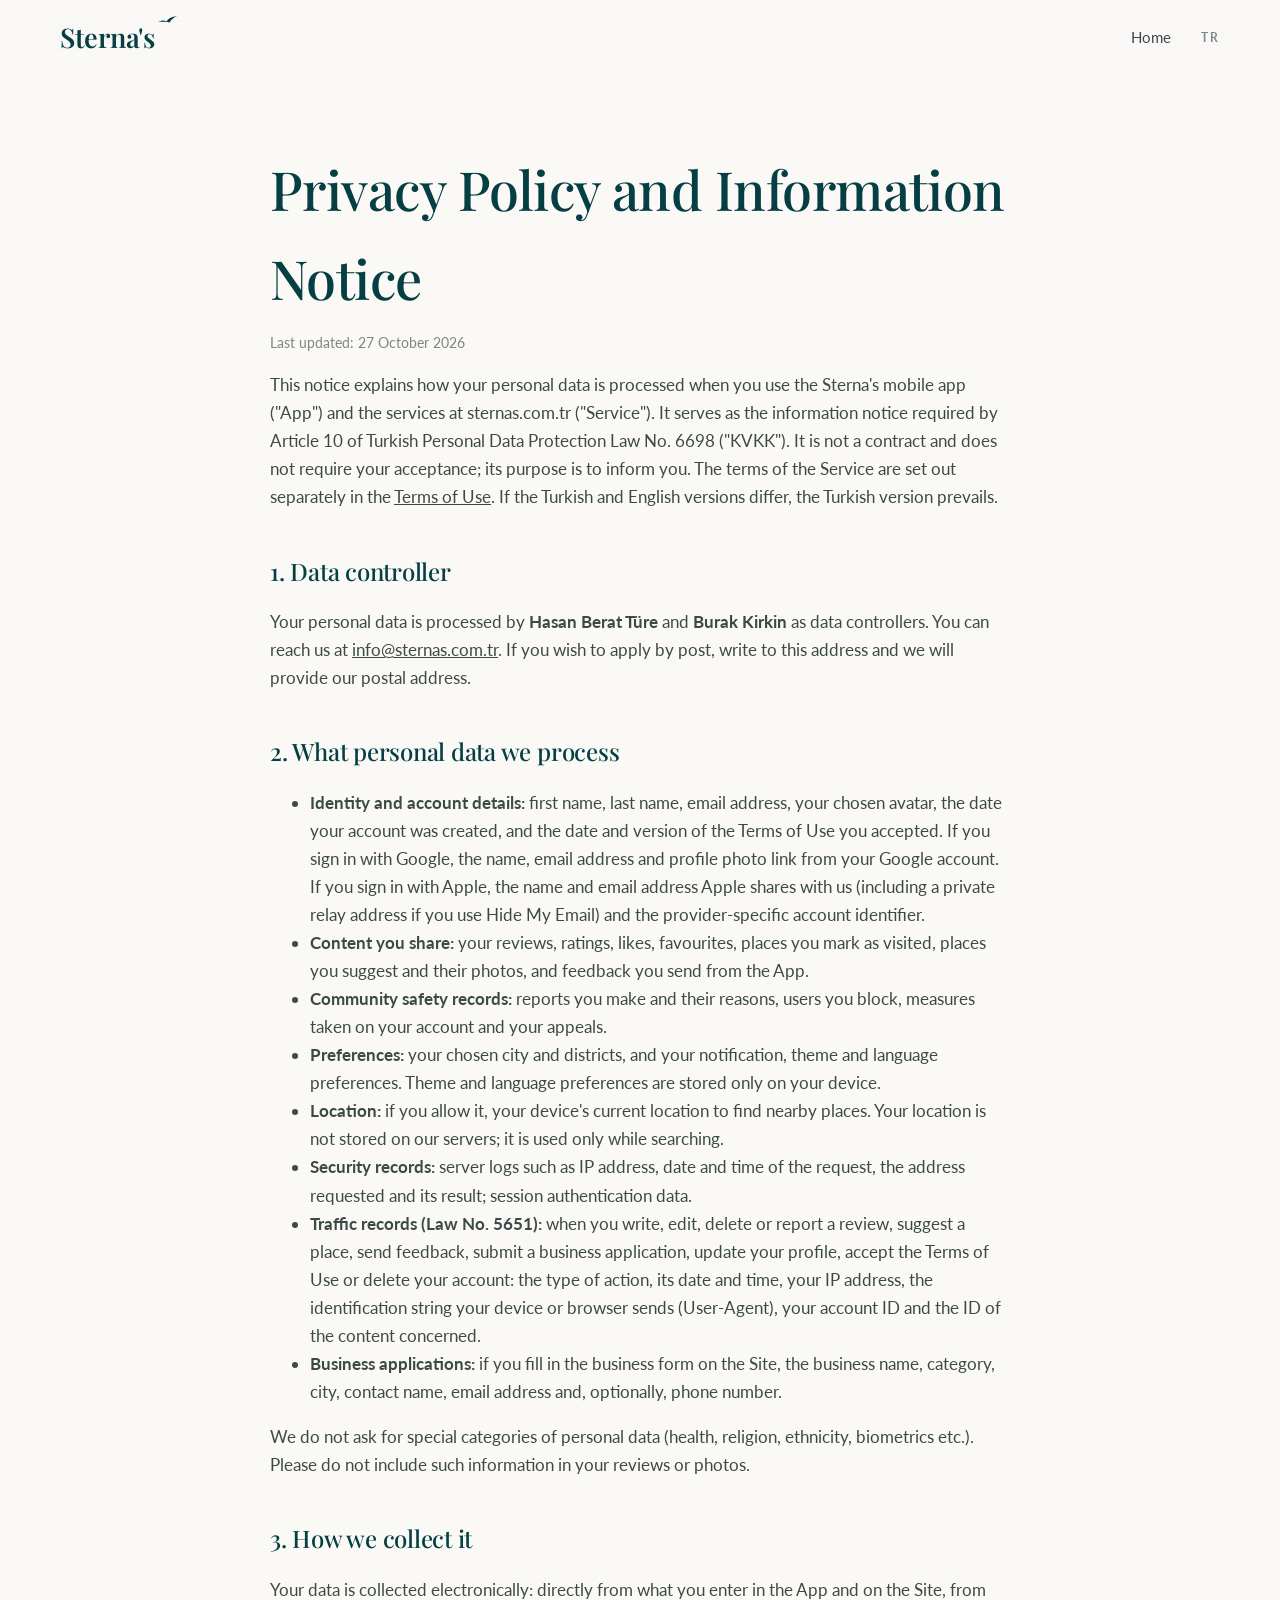
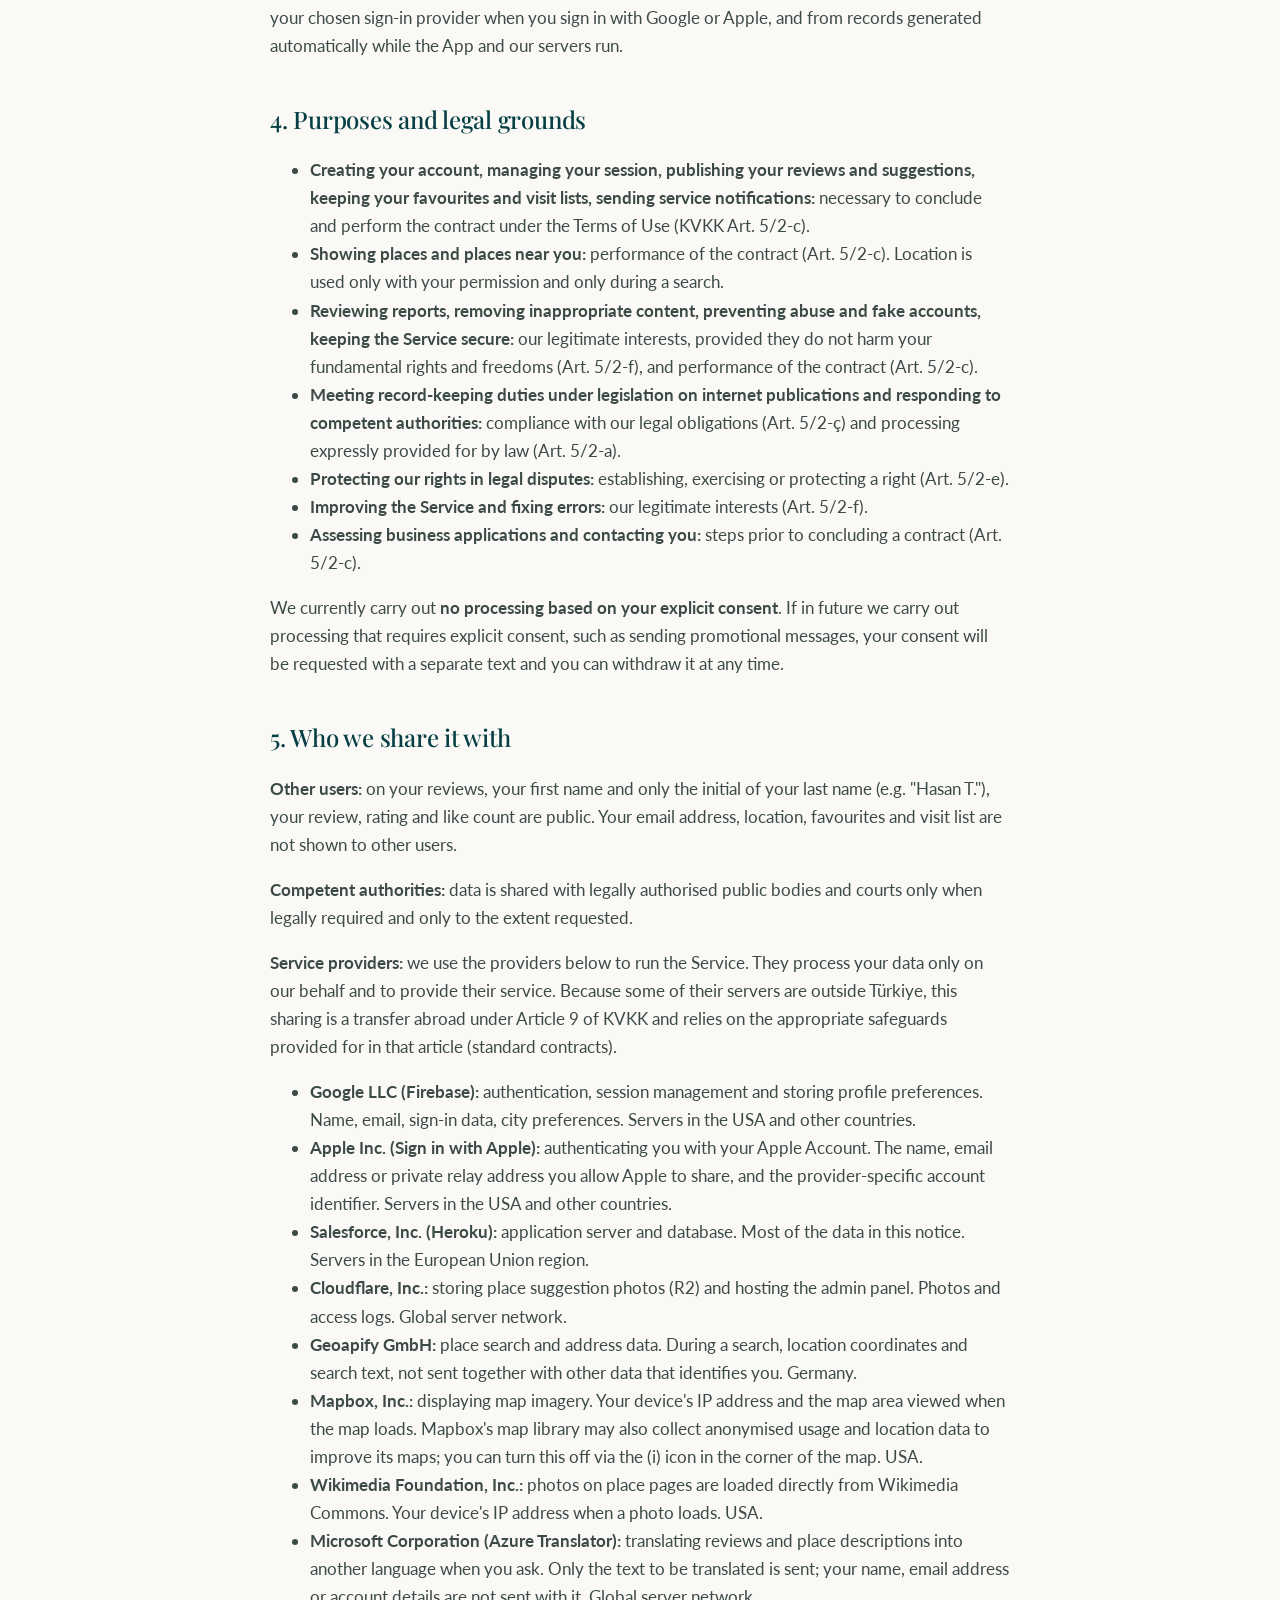
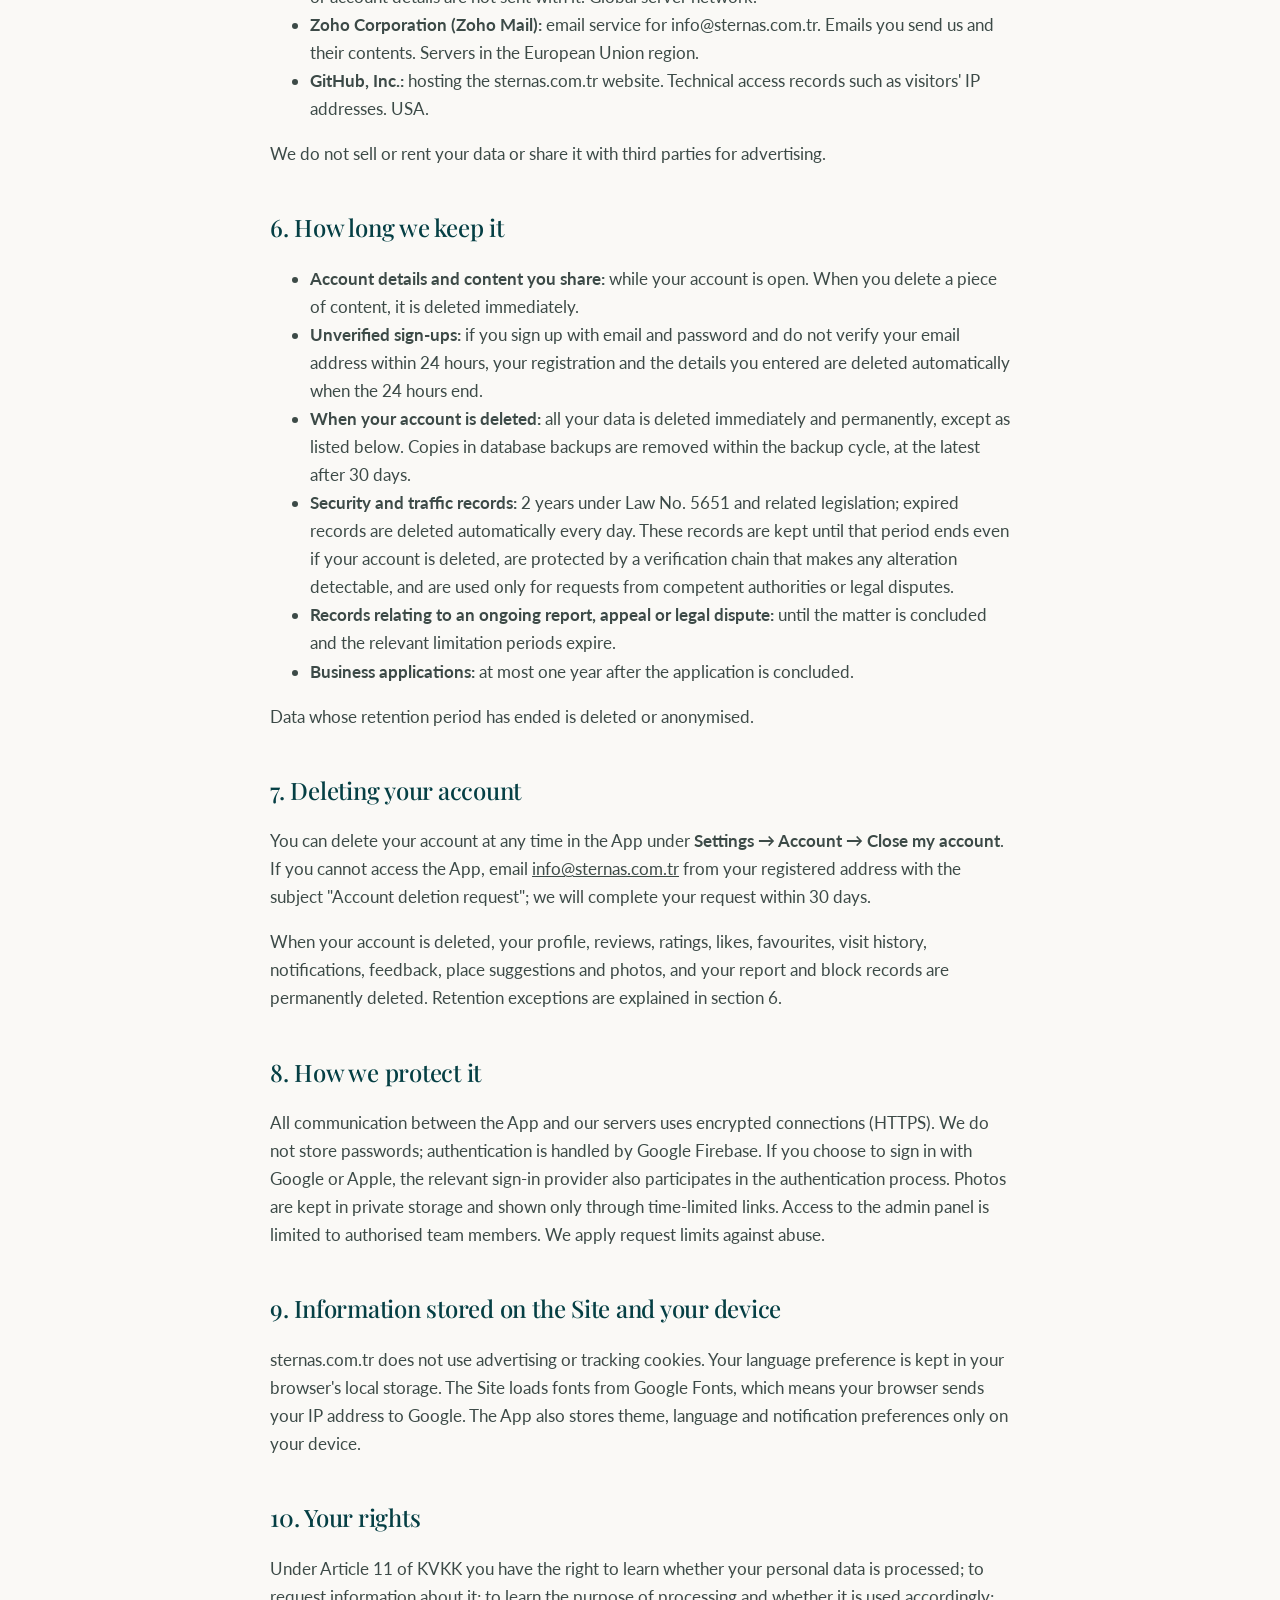
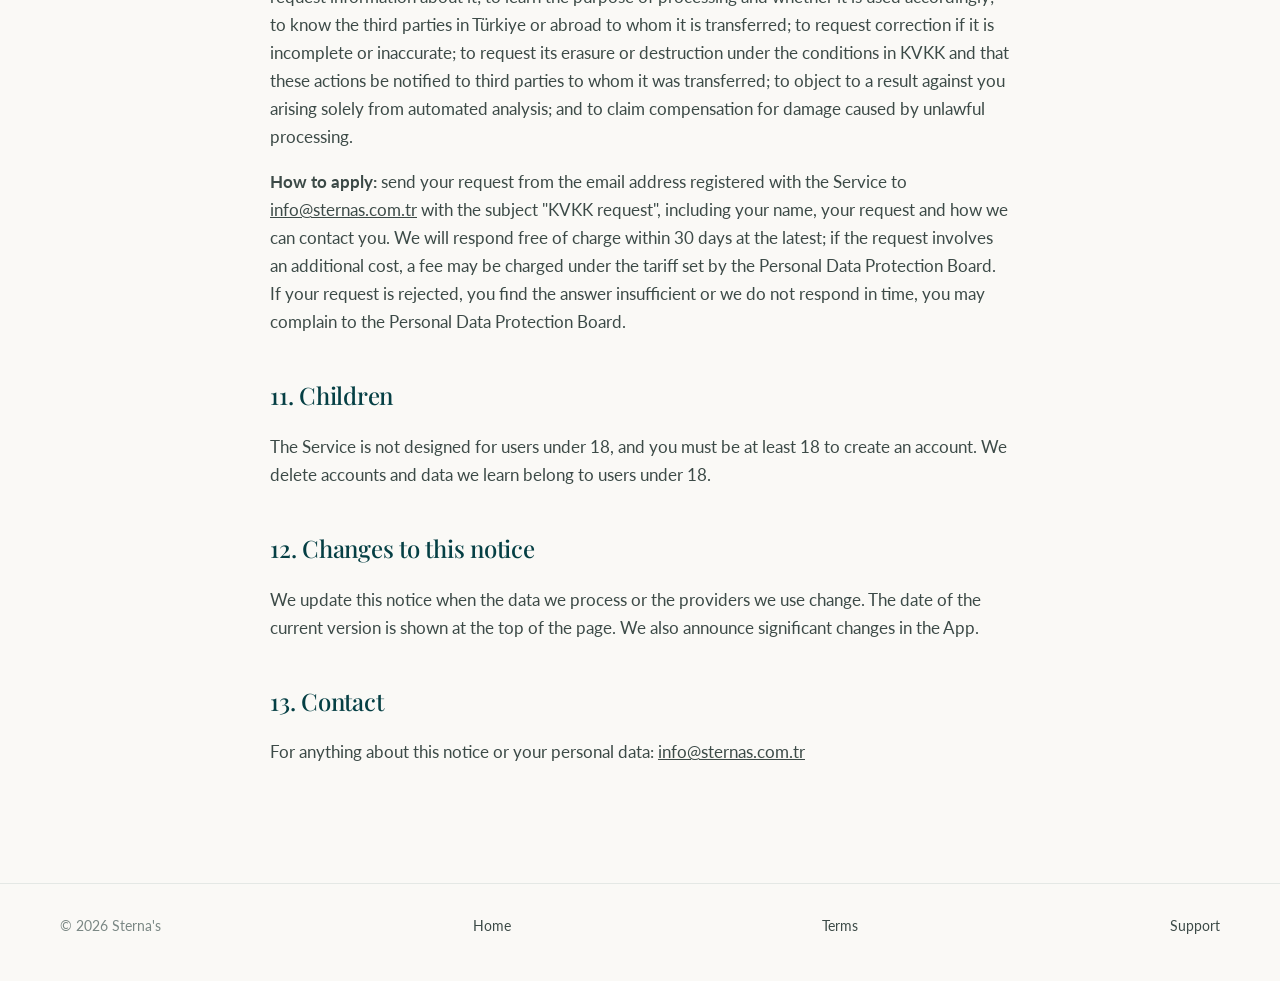
<file: gizlilik.html>
<!doctype html>
<html lang="tr">
<head>
  <meta charset="utf-8">
  <meta name="viewport" content="width=device-width, initial-scale=1">
  <title>Gizlilik Politikası · Sterna's</title>
  <meta name="description" content="Sterna's gizlilik politikası ve 6698 sayılı KVKK kapsamında aydınlatma metni.">
  <link rel="icon" type="image/png" sizes="32x32" href="assets/brand/favicon-32.png">
  <link rel="apple-touch-icon" href="assets/brand/apple-touch-icon.png">
  <link rel="preconnect" href="https://fonts.googleapis.com">
  <link rel="preconnect" href="https://fonts.gstatic.com" crossorigin>
  <link href="https://fonts.googleapis.com/css2?family=Lato:wght@400;700&family=Playfair+Display:ital,wght@0,500;0,600;1,500&display=swap" rel="stylesheet">
  <link rel="stylesheet" href="styles.css">
</head>
<body>

<header class="site-header">
  <div class="wrap">
    <a class="logo" href="index.html" aria-label="Sterna's">
      Sterna's
      <svg viewBox="0 0 44 18" aria-hidden="true"><path fill="currentColor" d="M0 14c8-4 14-5 20-2C24 6 32 1 44 0c-8 4-14 9-17 15-5-2-13-2-27-1z"/></svg>
    </a>
    <nav class="nav">
      <a href="index.html"><span data-lang="tr">Ana sayfa</span><span data-lang="en">Home</span></a>
      <button class="lang-toggle" type="button" id="langToggle" aria-label="Dil / Language">EN</button>
    </nav>
  </div>
</header>

<main class="legal">
  <div class="wrap">

    <!-- ===================== TÜRKÇE ===================== -->
    <div data-lang="tr">
      <h1>Gizlilik Politikası ve Aydınlatma Metni</h1>
      <p class="updated">Son güncelleme: 27 Ekim 2026</p>

      <p>Bu metin, Sterna's mobil uygulamasını ("Uygulama") ve sternas.com.tr adresindeki hizmetleri ("Hizmet") kullandığında kişisel verilerinin nasıl işlendiğini açıklar. 6698 sayılı Kişisel Verilerin Korunması Kanunu'nun ("KVKK") 10. maddesi kapsamındaki aydınlatma metni niteliğindedir. Bu metin bir sözleşme değildir ve onayını gerektirmez; amacı seni bilgilendirmektir. Hizmet'in kullanım şartları ayrıca <a href="kullanim-kosullari.html">Kullanım Koşulları</a>'nda düzenlenmiştir.</p>

      <h2 id="veri-sorumlusu">1. Veri sorumlusu</h2>
      <p>Kişisel verilerin, veri sorumlusu sıfatıyla <strong>Hasan Berat Türe</strong> ve <strong>Burak Kirkin</strong> tarafından işlenir. Bize <a href="mailto:info@sternas.com.tr">info@sternas.com.tr</a> adresinden ulaşabilirsin. Posta yoluyla başvurmak istersen bu adrese yazman hâlinde posta adresimizi sana bildiririz.</p>

      <h2 id="veriler">2. Hangi kişisel verileri işliyoruz</h2>
      <ul>
        <li><strong>Kimlik ve hesap bilgileri:</strong> Ad, soyad, e-posta adresi, seçtiğin avatar, hesabının oluşturulma tarihi ve Kullanım Koşulları'nı onayladığın tarih ve sürüm. Google ile giriş yaparsan Google hesabındaki ad, e-posta adresi ve profil fotoğrafının bağlantısı. Apple ile giriş yaparsan Apple'ın bizimle paylaştığı ad, e-posta adresi ("E-postamı Gizle"yi kullanıyorsan özel yönlendirme adresi) ve sağlayıcıya özgü hesap kimliği.</li>
        <li><strong>Paylaştığın içerikler:</strong> Yorumların, verdiğin puanlar, beğenilerin, favorilerin, "gittim" olarak işaretlediğin mekânlar, önerdiğin yerler ve bunlara eklediğin fotoğraflar, uygulama içinden gönderdiğin geri bildirimler.</li>
        <li><strong>Topluluk güvenliği kayıtları:</strong> Yaptığın şikâyetler ve gerekçeleri, engellediğin kullanıcılar, hesabınla ilgili alınan önlemler ve itirazların.</li>
        <li><strong>Tercihler:</strong> Seçtiğin şehir ve semtler; bildirim, tema ve dil tercihlerin. Tema ve dil tercihleri yalnızca cihazında saklanır.</li>
        <li><strong>Konum:</strong> İzin verirsen, yakındaki mekânları bulmak için cihazının o anki konumu. Konumun sunucularımızda saklanmaz; yalnızca arama yapılırken kullanılır.</li>
        <li><strong>İşlem güvenliği bilgileri:</strong> IP adresi, isteğin tarih ve saati, istenen adres ve sonucu gibi sunucu kayıtları; oturum doğrulama bilgileri.</li>
        <li><strong>Trafik kayıtları (5651 sayılı Kanun):</strong> Yorum yazma, düzenleme, silme ve şikâyet etme, yer önerme, geri bildirim gönderme, işletme başvurusu yapma, profilini güncelleme, Kullanım Koşulları'nı onaylama ve hesabını silme işlemlerinde; işlemin türü, tarihi ve saati, IP adresin, cihazının veya tarayıcının kendini tanıttığı bilgi (User-Agent), hesap kimliğin ve işlemin ilgili olduğu içeriğin numarası.</li>
        <li><strong>İşletme başvuruları:</strong> Sitedeki işletme formunu doldurursan işletme adı, kategori, şehir, yetkili adı soyadı, e-posta adresi ve isteğe bağlı olarak telefon numarası.</li>
      </ul>
      <p>Özel nitelikli kişisel veri (sağlık, din, etnik köken, biyometrik veri vb.) talep etmeyiz. Lütfen yorumlarına ve fotoğraflarına bu tür bilgiler ekleme.</p>

      <h2 id="toplama">3. Verileri nasıl topluyoruz</h2>
      <p>Kişisel verilerin; Uygulama ve Site üzerinden doğrudan senin girdiğin bilgilerle, Google veya Apple ile giriş yaptığında seçtiğin giriş sağlayıcısından, Uygulama'nın ve sunucularımızın çalışması sırasında otomatik olarak oluşan kayıtlarla elektronik ortamda toplanır.</p>

      <h2 id="amaclar">4. Hangi amaçlarla ve hangi hukuki sebeplere dayanarak işliyoruz</h2>
      <ul>
        <li><strong>Hesabını oluşturmak, oturumunu yönetmek, yorumlarını ve önerilerini yayımlamak, favori ve ziyaret listelerini tutmak, sana işlem bildirimleri göndermek:</strong> Kullanım Koşulları kapsamındaki sözleşmenin kurulması ve ifası için gerekli olması (KVKK md. 5/2-c).</li>
        <li><strong>Mekânları ve sana yakın yerleri göstermek:</strong> Sözleşmenin ifası (md. 5/2-c). Konum yalnızca sen izin verdiğinde ve arama sırasında kullanılır.</li>
        <li><strong>Şikâyetleri incelemek, uygunsuz içeriği kaldırmak, kötüye kullanımı ve sahte hesapları önlemek, Hizmet'in güvenliğini sağlamak:</strong> Temel hak ve özgürlüklerine zarar vermemek kaydıyla meşru menfaatimiz (md. 5/2-f) ve sözleşmenin ifası (md. 5/2-c).</li>
        <li><strong>İnternet ortamındaki yayınlara ilişkin mevzuattan doğan kayıt tutma yükümlülüklerini yerine getirmek ve yetkili mercilerin taleplerini karşılamak:</strong> Hukuki yükümlülüğümüzün yerine getirilmesi (md. 5/2-ç) ve kanunlarda açıkça öngörülmesi (md. 5/2-a).</li>
        <li><strong>Hukuki uyuşmazlıklarda haklarımızı korumak:</strong> Bir hakkın tesisi, kullanılması veya korunması (md. 5/2-e).</li>
        <li><strong>Hizmet'i geliştirmek, hataları gidermek:</strong> Meşru menfaatimiz (md. 5/2-f).</li>
        <li><strong>İşletme başvurularını değerlendirmek ve seninle iletişime geçmek:</strong> Sözleşmenin kurulmasına ilişkin ön adımlar (md. 5/2-c).</li>
      </ul>
      <p>Şu anda <strong>açık rızana dayanan bir veri işleme faaliyetimiz yoktur</strong>. İleride kampanya ve tanıtım iletileri göndermek gibi açık rıza gerektiren bir işleme olursa, rızan bu metinden ayrı bir metinle istenir ve istediğin zaman geri alabilirsin.</p>

      <h2 id="aktarim">5. Verilerini kimlerle paylaşıyoruz</h2>
      <p><strong>Diğer kullanıcılar:</strong> Yorumlarında adın ve soyadının yalnızca baş harfi (ör. "Hasan T."), yorumun, puanın ve beğeni sayısı herkese görünür. E-posta adresin, konumun, favorilerin ve ziyaret listen diğer kullanıcılara gösterilmez.</p>
      <p><strong>Yetkili kurumlar:</strong> Kanunen yetkili kamu kurum ve kuruluşları ile yargı mercilerine, yalnızca kanuni bir talep olduğunda ve talep edilen kapsamda aktarılır.</p>
      <p><strong>Hizmet sağlayıcılar:</strong> Hizmet'i çalıştırmak için aşağıdaki tedarikçilerden destek alırız. Bu tedarikçiler verilerini yalnızca bizim adımıza ve hizmeti sunmak amacıyla işler. Sunucularının bir kısmı yurt dışında bulunduğundan, bu paylaşım KVKK'nın 9. maddesi kapsamında yurt dışına aktarım niteliğindedir ve bu maddede öngörülen uygun güvencelere (standart sözleşme) dayanılarak yapılır.</p>
      <ul>
        <li><strong>Google LLC (Firebase):</strong> Kimlik doğrulama, oturum yönetimi ve profil tercihlerinin saklanması. Ad, e-posta, giriş bilgileri, şehir tercihleri. ABD ve diğer ülkelerdeki sunucular.</li>
        <li><strong>Apple Inc. (Apple ile Giriş):</strong> Apple hesabınla kimliğinin doğrulanması. Apple'ın paylaşmasına izin verdiğin ad, e-posta adresi veya özel yönlendirme adresi ve sağlayıcıya özgü hesap kimliği. ABD ve diğer ülkelerdeki sunucular.</li>
        <li><strong>Salesforce, Inc. (Heroku):</strong> Uygulama sunucusu ve veritabanı. Bu metindeki verilerin büyük kısmı. Avrupa Birliği bölgesindeki sunucular.</li>
        <li><strong>Cloudflare, Inc.:</strong> Yer önerisi fotoğraflarının saklanması (R2) ve yönetim panelinin barındırılması. Fotoğraflar ve erişim kayıtları. Küresel sunucu ağı.</li>
        <li><strong>Geoapify GmbH:</strong> Mekân arama ve adres bilgisi. Arama sırasında konum koordinatı ve arama metni; bunlar seni tanımlayan diğer bilgilerle birlikte gönderilmez. Almanya.</li>
        <li><strong>Mapbox, Inc.:</strong> Harita görüntülerinin gösterilmesi. Harita yüklenirken cihazının IP adresi ve görüntülenen harita bölgesi. Mapbox'ın harita kütüphanesi ayrıca haritalarını geliştirmek için anonimleştirilmiş kullanım ve konum verisi toplayabilir; bunu haritanın köşesindeki (i) simgesinden kapatabilirsin. ABD.</li>
        <li><strong>Wikimedia Foundation, Inc.:</strong> Mekân detaylarındaki fotoğraflar doğrudan Wikimedia Commons'tan yüklenir. Fotoğraf yüklenirken cihazının IP adresi. ABD.</li>
        <li><strong>Microsoft Corporation (Azure Translator):</strong> Yorumların ve mekân açıklamalarının, istediğinde başka bir dile çevrilmesi. Yalnızca çevrilecek metin gönderilir; adın, e-posta adresin veya hesap bilgilerin bu metinle birlikte gönderilmez. Küresel sunucu ağı.</li>
        <li><strong>Zoho Corporation (Zoho Mail):</strong> info@sternas.com.tr e-posta hizmeti. Bize gönderdiğin e-postalar ve içerikleri. Avrupa Birliği bölgesindeki sunucular.</li>
        <li><strong>GitHub, Inc.:</strong> sternas.com.tr sitesinin barındırılması. Siteyi ziyaret edenlerin IP adresi gibi teknik erişim kayıtları. ABD.</li>
      </ul>
      <p>Verilerini satmayız, kiralamayız ve reklam amacıyla üçüncü kişilerle paylaşmayız.</p>

      <h2 id="saklama">6. Ne kadar süre saklıyoruz</h2>
      <ul>
        <li><strong>Hesap bilgileri ve paylaştığın içerikler:</strong> Hesabın açık olduğu sürece. Bir içeriği sildiğinde o içerik hemen silinir.</li>
        <li><strong>Doğrulanmamış kayıtlar:</strong> E-posta ve şifreyle kayıt olup e-posta adresini 24 saat içinde doğrulamazsan, kaydın ve girdiğin bilgiler 24 saatin sonunda otomatik olarak silinir.</li>
        <li><strong>Hesabın silindiğinde:</strong> Aşağıdaki istisnalar dışında tüm verilerin derhâl ve kalıcı olarak silinir. Veritabanı yedeklerindeki kopyalar, yedekleme döngüsü içinde en geç 30 gün sonra silinir.</li>
        <li><strong>İşlem güvenliği ve trafik kayıtları:</strong> 5651 sayılı Kanun ve ilgili mevzuat uyarınca 2 yıl; süre dolan kayıtlar her gün otomatik olarak silinir. Bu kayıtlar hesabın silinse bile bu süre dolana kadar saklanır, değiştirilmelerini fark edilebilir kılan bir doğrulama zinciriyle korunur ve yalnızca yetkili mercilerin talebi veya hukuki uyuşmazlıklar için kullanılır.</li>
        <li><strong>Devam eden bir şikâyet, itiraz veya hukuki uyuşmazlıkla ilgili kayıtlar:</strong> Süreç sonuçlanana ve ilgili zamanaşımı süreleri dolana kadar.</li>
        <li><strong>İşletme başvuruları:</strong> Başvuru sonuçlandıktan sonra en fazla bir yıl.</li>
      </ul>
      <p>Saklama süresi dolan veriler silinir veya anonim hâle getirilir.</p>

      <h2 id="hesap-silme">7. Hesabını silme</h2>
      <p>Hesabını istediğin zaman Uygulama'da <strong>Ayarlar → Hesap → Hesabımı kapat</strong> adımlarıyla silebilirsin. Uygulama'ya erişemiyorsan kayıtlı e-posta adresinden <a href="mailto:info@sternas.com.tr?subject=Hesap%20silme%20talebi">info@sternas.com.tr</a> adresine "Hesap silme talebi" konulu bir e-posta göndermen yeterli; talebini en geç 30 gün içinde sonuçlandırırız.</p>
      <p>Hesabın silindiğinde profilin, yorumların, puanların, beğenilerin, favorilerin, ziyaret geçmişin, bildirimlerin, geri bildirimlerin, yer önerilerin ve fotoğrafların, şikâyet ve engelleme kayıtların kalıcı olarak silinir. Saklama istisnaları 6. bölümde açıklanmıştır.</p>

      <h2 id="guvenlik">8. Verilerini nasıl koruyoruz</h2>
      <p>Uygulama ile sunucularımız arasındaki tüm iletişim şifreli bağlantı (HTTPS) üzerinden yapılır. Şifreler bizim tarafımızda saklanmaz; kimlik doğrulama Google Firebase tarafından yapılır. Google veya Apple ile giriş yapmayı seçtiğinde kimlik doğrulama sürecine ilgili giriş sağlayıcısı da katılır. Fotoğraflar herkese kapalı bir depolama alanında tutulur ve yalnızca süreli bağlantılarla gösterilir. Yönetim paneline erişim yalnızca yetkili ekip üyeleriyle sınırlıdır. Kötüye kullanıma karşı istek sınırları uygularız.</p>

      <h2 id="site">9. Site ve cihazında saklanan bilgiler</h2>
      <p>sternas.com.tr, reklam veya takip amaçlı çerez kullanmaz. Dil tercihin tarayıcının yerel depolama alanında saklanır. Site, yazı tiplerini Google Fonts üzerinden yükler; bu sırada tarayıcın Google'a IP adresini iletir. Uygulama da tema, dil ve bildirim tercihlerini yalnızca cihazında saklar.</p>

      <h2 id="haklar">10. Hakların</h2>
      <p>KVKK'nın 11. maddesi uyarınca; kişisel verilerinin işlenip işlenmediğini öğrenme, işlenmişse buna ilişkin bilgi talep etme, işlenme amacını ve amacına uygun kullanılıp kullanılmadığını öğrenme, yurt içinde veya yurt dışında aktarıldığı üçüncü kişileri bilme, eksik veya yanlış işlenmişse düzeltilmesini, KVKK'daki şartlar çerçevesinde silinmesini veya yok edilmesini ve bu işlemlerin aktarıldığı üçüncü kişilere bildirilmesini isteme, münhasıran otomatik sistemlerle analiz edilmesi sonucu aleyhine bir sonucun ortaya çıkmasına itiraz etme ve kanuna aykırı işleme sebebiyle zarara uğraman hâlinde zararın giderilmesini talep etme haklarına sahipsin.</p>
      <p><strong>Nasıl başvurabilirsin:</strong> Taleplerini, Hizmet'e kayıtlı e-posta adresinden <a href="mailto:info@sternas.com.tr?subject=KVKK%20başvurusu">info@sternas.com.tr</a> adresine "KVKK başvurusu" konulu bir e-postayla iletebilirsin. Başvurunda adını ve soyadını, talebini ve sana ulaşabileceğimiz iletişim bilgisini belirtmelisin. Başvurunu en geç 30 gün içinde ücretsiz olarak sonuçlandırırız; işlemin ayrıca bir maliyet gerektirmesi hâlinde Kişisel Verileri Koruma Kurulu'nun belirlediği tarifeye göre ücret alınabilir. Başvurunun reddedilmesi, cevabı yetersiz bulman veya süresinde cevap verilmemesi hâlinde Kişisel Verileri Koruma Kurulu'na şikâyette bulunabilirsin.</p>

      <h2 id="cocuklar">11. Çocuklar</h2>
      <p>Hizmet 18 yaşından küçükler için tasarlanmamıştır ve hesap oluşturmak için 18 yaşını doldurmuş olmak gerekir. 18 yaşından küçük bir kullanıcıya ait olduğunu öğrendiğimiz hesapları ve verilerini sileriz.</p>

      <h2 id="degisiklikler">12. Bu metindeki değişiklikler</h2>
      <p>Bu metni, işlediğimiz veriler veya kullandığımız hizmet sağlayıcılar değiştiğinde güncelleriz. Güncel sürümün tarihi sayfanın başında yer alır. Önemli değişiklikleri Uygulama içinden de duyururuz.</p>

      <h2 id="iletisim">13. İletişim</h2>
      <p>Bu metin veya kişisel verilerinle ilgili her konuda: <a href="mailto:info@sternas.com.tr">info@sternas.com.tr</a></p>
    </div>

    <!-- ===================== ENGLISH ===================== -->
    <div data-lang="en">
      <h1>Privacy Policy and Information Notice</h1>
      <p class="updated">Last updated: 27 October 2026</p>

      <p>This notice explains how your personal data is processed when you use the Sterna's mobile app ("App") and the services at sternas.com.tr ("Service"). It serves as the information notice required by Article 10 of Turkish Personal Data Protection Law No. 6698 ("KVKK"). It is not a contract and does not require your acceptance; its purpose is to inform you. The terms of the Service are set out separately in the <a href="kullanim-kosullari.html">Terms of Use</a>. If the Turkish and English versions differ, the Turkish version prevails.</p>

      <h2>1. Data controller</h2>
      <p>Your personal data is processed by <strong>Hasan Berat Türe</strong> and <strong>Burak Kirkin</strong> as data controllers. You can reach us at <a href="mailto:info@sternas.com.tr">info@sternas.com.tr</a>. If you wish to apply by post, write to this address and we will provide our postal address.</p>

      <h2>2. What personal data we process</h2>
      <ul>
        <li><strong>Identity and account details:</strong> first name, last name, email address, your chosen avatar, the date your account was created, and the date and version of the Terms of Use you accepted. If you sign in with Google, the name, email address and profile photo link from your Google account. If you sign in with Apple, the name and email address Apple shares with us (including a private relay address if you use Hide My Email) and the provider-specific account identifier.</li>
        <li><strong>Content you share:</strong> your reviews, ratings, likes, favourites, places you mark as visited, places you suggest and their photos, and feedback you send from the App.</li>
        <li><strong>Community safety records:</strong> reports you make and their reasons, users you block, measures taken on your account and your appeals.</li>
        <li><strong>Preferences:</strong> your chosen city and districts, and your notification, theme and language preferences. Theme and language preferences are stored only on your device.</li>
        <li><strong>Location:</strong> if you allow it, your device's current location to find nearby places. Your location is not stored on our servers; it is used only while searching.</li>
        <li><strong>Security records:</strong> server logs such as IP address, date and time of the request, the address requested and its result; session authentication data.</li>
        <li><strong>Traffic records (Law No. 5651):</strong> when you write, edit, delete or report a review, suggest a place, send feedback, submit a business application, update your profile, accept the Terms of Use or delete your account: the type of action, its date and time, your IP address, the identification string your device or browser sends (User-Agent), your account ID and the ID of the content concerned.</li>
        <li><strong>Business applications:</strong> if you fill in the business form on the Site, the business name, category, city, contact name, email address and, optionally, phone number.</li>
      </ul>
      <p>We do not ask for special categories of personal data (health, religion, ethnicity, biometrics etc.). Please do not include such information in your reviews or photos.</p>

      <h2>3. How we collect it</h2>
      <p>Your data is collected electronically: directly from what you enter in the App and on the Site, from your chosen sign-in provider when you sign in with Google or Apple, and from records generated automatically while the App and our servers run.</p>

      <h2>4. Purposes and legal grounds</h2>
      <ul>
        <li><strong>Creating your account, managing your session, publishing your reviews and suggestions, keeping your favourites and visit lists, sending service notifications:</strong> necessary to conclude and perform the contract under the Terms of Use (KVKK Art. 5/2-c).</li>
        <li><strong>Showing places and places near you:</strong> performance of the contract (Art. 5/2-c). Location is used only with your permission and only during a search.</li>
        <li><strong>Reviewing reports, removing inappropriate content, preventing abuse and fake accounts, keeping the Service secure:</strong> our legitimate interests, provided they do not harm your fundamental rights and freedoms (Art. 5/2-f), and performance of the contract (Art. 5/2-c).</li>
        <li><strong>Meeting record-keeping duties under legislation on internet publications and responding to competent authorities:</strong> compliance with our legal obligations (Art. 5/2-ç) and processing expressly provided for by law (Art. 5/2-a).</li>
        <li><strong>Protecting our rights in legal disputes:</strong> establishing, exercising or protecting a right (Art. 5/2-e).</li>
        <li><strong>Improving the Service and fixing errors:</strong> our legitimate interests (Art. 5/2-f).</li>
        <li><strong>Assessing business applications and contacting you:</strong> steps prior to concluding a contract (Art. 5/2-c).</li>
      </ul>
      <p>We currently carry out <strong>no processing based on your explicit consent</strong>. If in future we carry out processing that requires explicit consent, such as sending promotional messages, your consent will be requested with a separate text and you can withdraw it at any time.</p>

      <h2>5. Who we share it with</h2>
      <p><strong>Other users:</strong> on your reviews, your first name and only the initial of your last name (e.g. "Hasan T."), your review, rating and like count are public. Your email address, location, favourites and visit list are not shown to other users.</p>
      <p><strong>Competent authorities:</strong> data is shared with legally authorised public bodies and courts only when legally required and only to the extent requested.</p>
      <p><strong>Service providers:</strong> we use the providers below to run the Service. They process your data only on our behalf and to provide their service. Because some of their servers are outside Türkiye, this sharing is a transfer abroad under Article 9 of KVKK and relies on the appropriate safeguards provided for in that article (standard contracts).</p>
      <ul>
        <li><strong>Google LLC (Firebase):</strong> authentication, session management and storing profile preferences. Name, email, sign-in data, city preferences. Servers in the USA and other countries.</li>
        <li><strong>Apple Inc. (Sign in with Apple):</strong> authenticating you with your Apple Account. The name, email address or private relay address you allow Apple to share, and the provider-specific account identifier. Servers in the USA and other countries.</li>
        <li><strong>Salesforce, Inc. (Heroku):</strong> application server and database. Most of the data in this notice. Servers in the European Union region.</li>
        <li><strong>Cloudflare, Inc.:</strong> storing place suggestion photos (R2) and hosting the admin panel. Photos and access logs. Global server network.</li>
        <li><strong>Geoapify GmbH:</strong> place search and address data. During a search, location coordinates and search text, not sent together with other data that identifies you. Germany.</li>
        <li><strong>Mapbox, Inc.:</strong> displaying map imagery. Your device's IP address and the map area viewed when the map loads. Mapbox's map library may also collect anonymised usage and location data to improve its maps; you can turn this off via the (i) icon in the corner of the map. USA.</li>
        <li><strong>Wikimedia Foundation, Inc.:</strong> photos on place pages are loaded directly from Wikimedia Commons. Your device's IP address when a photo loads. USA.</li>
        <li><strong>Microsoft Corporation (Azure Translator):</strong> translating reviews and place descriptions into another language when you ask. Only the text to be translated is sent; your name, email address or account details are not sent with it. Global server network.</li>
        <li><strong>Zoho Corporation (Zoho Mail):</strong> email service for info@sternas.com.tr. Emails you send us and their contents. Servers in the European Union region.</li>
        <li><strong>GitHub, Inc.:</strong> hosting the sternas.com.tr website. Technical access records such as visitors' IP addresses. USA.</li>
      </ul>
      <p>We do not sell or rent your data or share it with third parties for advertising.</p>

      <h2>6. How long we keep it</h2>
      <ul>
        <li><strong>Account details and content you share:</strong> while your account is open. When you delete a piece of content, it is deleted immediately.</li>
        <li><strong>Unverified sign-ups:</strong> if you sign up with email and password and do not verify your email address within 24 hours, your registration and the details you entered are deleted automatically when the 24 hours end.</li>
        <li><strong>When your account is deleted:</strong> all your data is deleted immediately and permanently, except as listed below. Copies in database backups are removed within the backup cycle, at the latest after 30 days.</li>
        <li><strong>Security and traffic records:</strong> 2 years under Law No. 5651 and related legislation; expired records are deleted automatically every day. These records are kept until that period ends even if your account is deleted, are protected by a verification chain that makes any alteration detectable, and are used only for requests from competent authorities or legal disputes.</li>
        <li><strong>Records relating to an ongoing report, appeal or legal dispute:</strong> until the matter is concluded and the relevant limitation periods expire.</li>
        <li><strong>Business applications:</strong> at most one year after the application is concluded.</li>
      </ul>
      <p>Data whose retention period has ended is deleted or anonymised.</p>

      <h2>7. Deleting your account</h2>
      <p>You can delete your account at any time in the App under <strong>Settings → Account → Close my account</strong>. If you cannot access the App, email <a href="mailto:info@sternas.com.tr?subject=Account%20deletion%20request">info@sternas.com.tr</a> from your registered address with the subject "Account deletion request"; we will complete your request within 30 days.</p>
      <p>When your account is deleted, your profile, reviews, ratings, likes, favourites, visit history, notifications, feedback, place suggestions and photos, and your report and block records are permanently deleted. Retention exceptions are explained in section 6.</p>

      <h2>8. How we protect it</h2>
      <p>All communication between the App and our servers uses encrypted connections (HTTPS). We do not store passwords; authentication is handled by Google Firebase. If you choose to sign in with Google or Apple, the relevant sign-in provider also participates in the authentication process. Photos are kept in private storage and shown only through time-limited links. Access to the admin panel is limited to authorised team members. We apply request limits against abuse.</p>

      <h2>9. Information stored on the Site and your device</h2>
      <p>sternas.com.tr does not use advertising or tracking cookies. Your language preference is kept in your browser's local storage. The Site loads fonts from Google Fonts, which means your browser sends your IP address to Google. The App also stores theme, language and notification preferences only on your device.</p>

      <h2>10. Your rights</h2>
      <p>Under Article 11 of KVKK you have the right to learn whether your personal data is processed; to request information about it; to learn the purpose of processing and whether it is used accordingly; to know the third parties in Türkiye or abroad to whom it is transferred; to request correction if it is incomplete or inaccurate; to request its erasure or destruction under the conditions in KVKK and that these actions be notified to third parties to whom it was transferred; to object to a result against you arising solely from automated analysis; and to claim compensation for damage caused by unlawful processing.</p>
      <p><strong>How to apply:</strong> send your request from the email address registered with the Service to <a href="mailto:info@sternas.com.tr?subject=KVKK%20request">info@sternas.com.tr</a> with the subject "KVKK request", including your name, your request and how we can contact you. We will respond free of charge within 30 days at the latest; if the request involves an additional cost, a fee may be charged under the tariff set by the Personal Data Protection Board. If your request is rejected, you find the answer insufficient or we do not respond in time, you may complain to the Personal Data Protection Board.</p>

      <h2>11. Children</h2>
      <p>The Service is not designed for users under 18, and you must be at least 18 to create an account. We delete accounts and data we learn belong to users under 18.</p>

      <h2>12. Changes to this notice</h2>
      <p>We update this notice when the data we process or the providers we use change. The date of the current version is shown at the top of the page. We also announce significant changes in the App.</p>

      <h2>13. Contact</h2>
      <p>For anything about this notice or your personal data: <a href="mailto:info@sternas.com.tr">info@sternas.com.tr</a></p>
    </div>

  </div>
</main>

<footer>
  <div class="wrap">
    <span>© 2026 Sterna's</span>
    <a href="index.html"><span data-lang="tr">Ana sayfa</span><span data-lang="en">Home</span></a>
    <a href="kullanim-kosullari.html"><span data-lang="tr">Kullanım Koşulları</span><span data-lang="en">Terms</span></a>
    <a href="support/"><span data-lang="tr">Destek</span><span data-lang="en">Support</span></a>
  </div>
</footer>

<script src="site.js"></script>
</body>
</html>
</file>
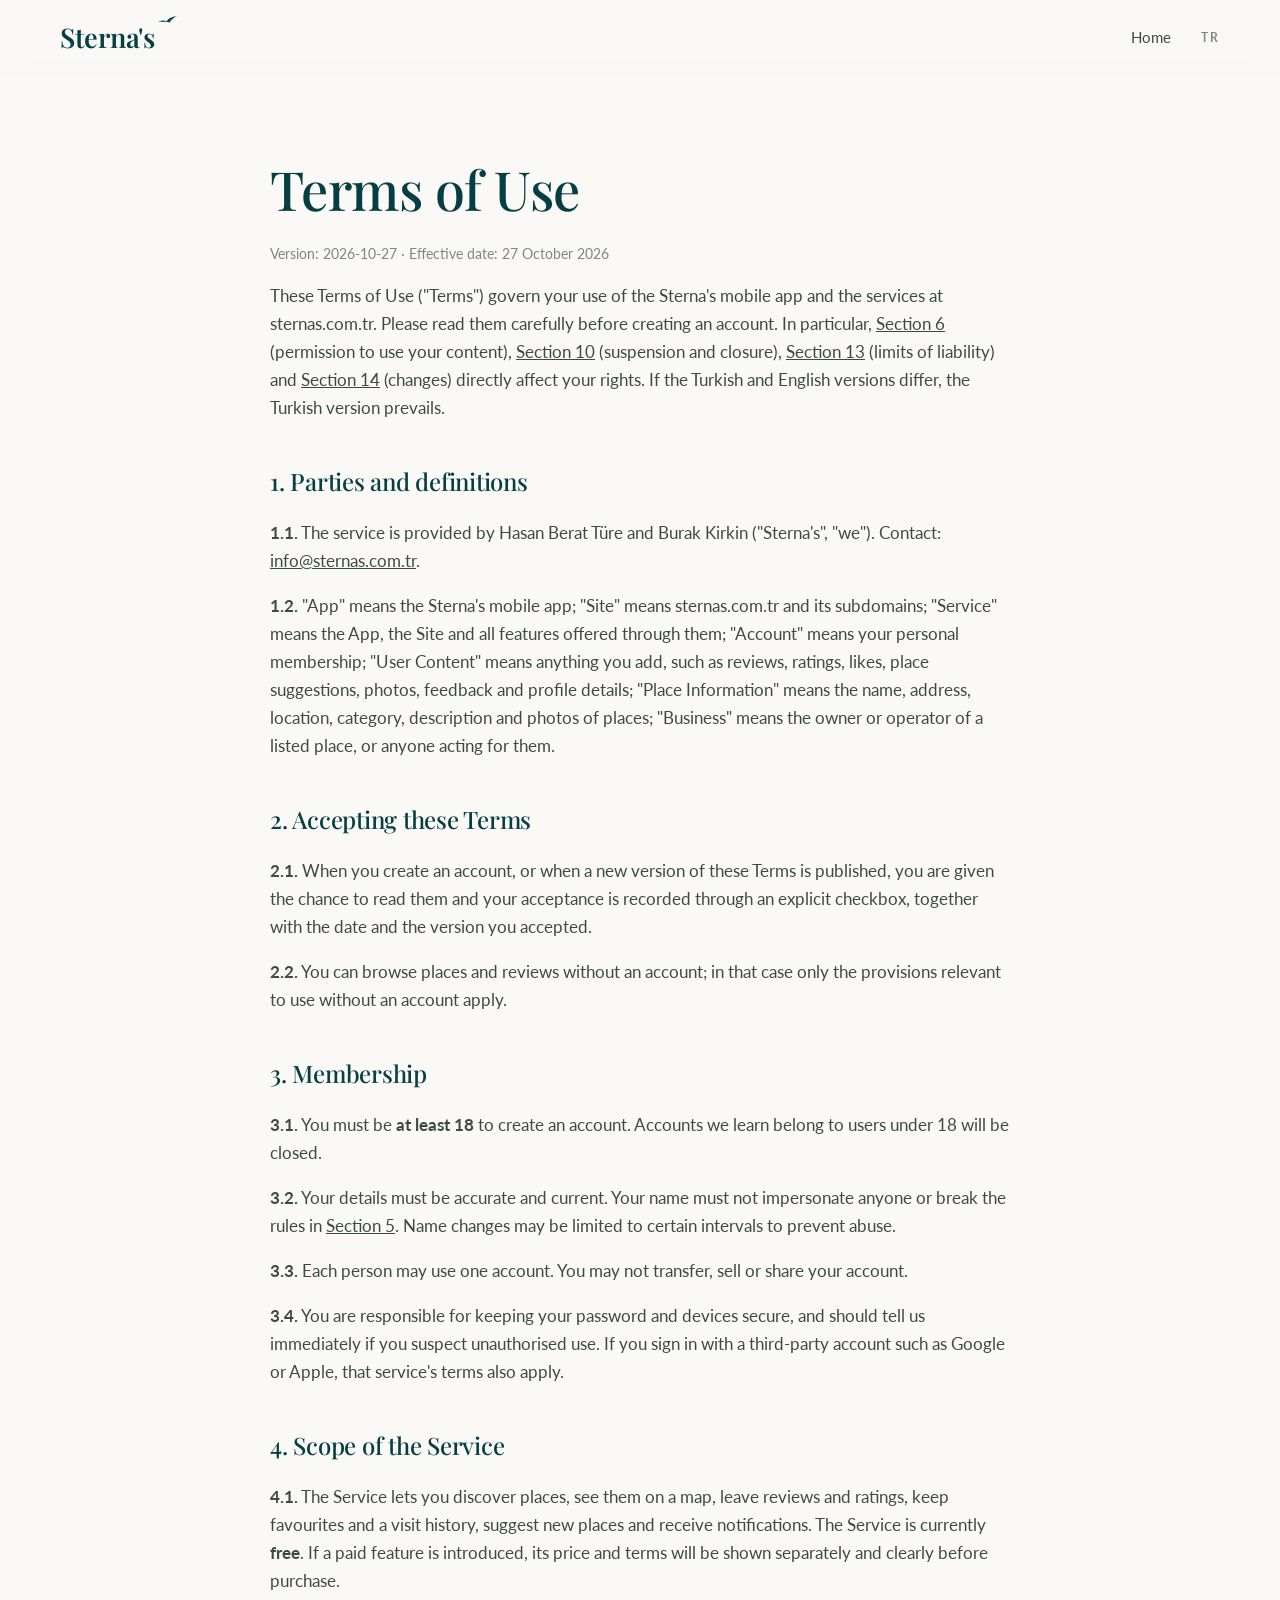
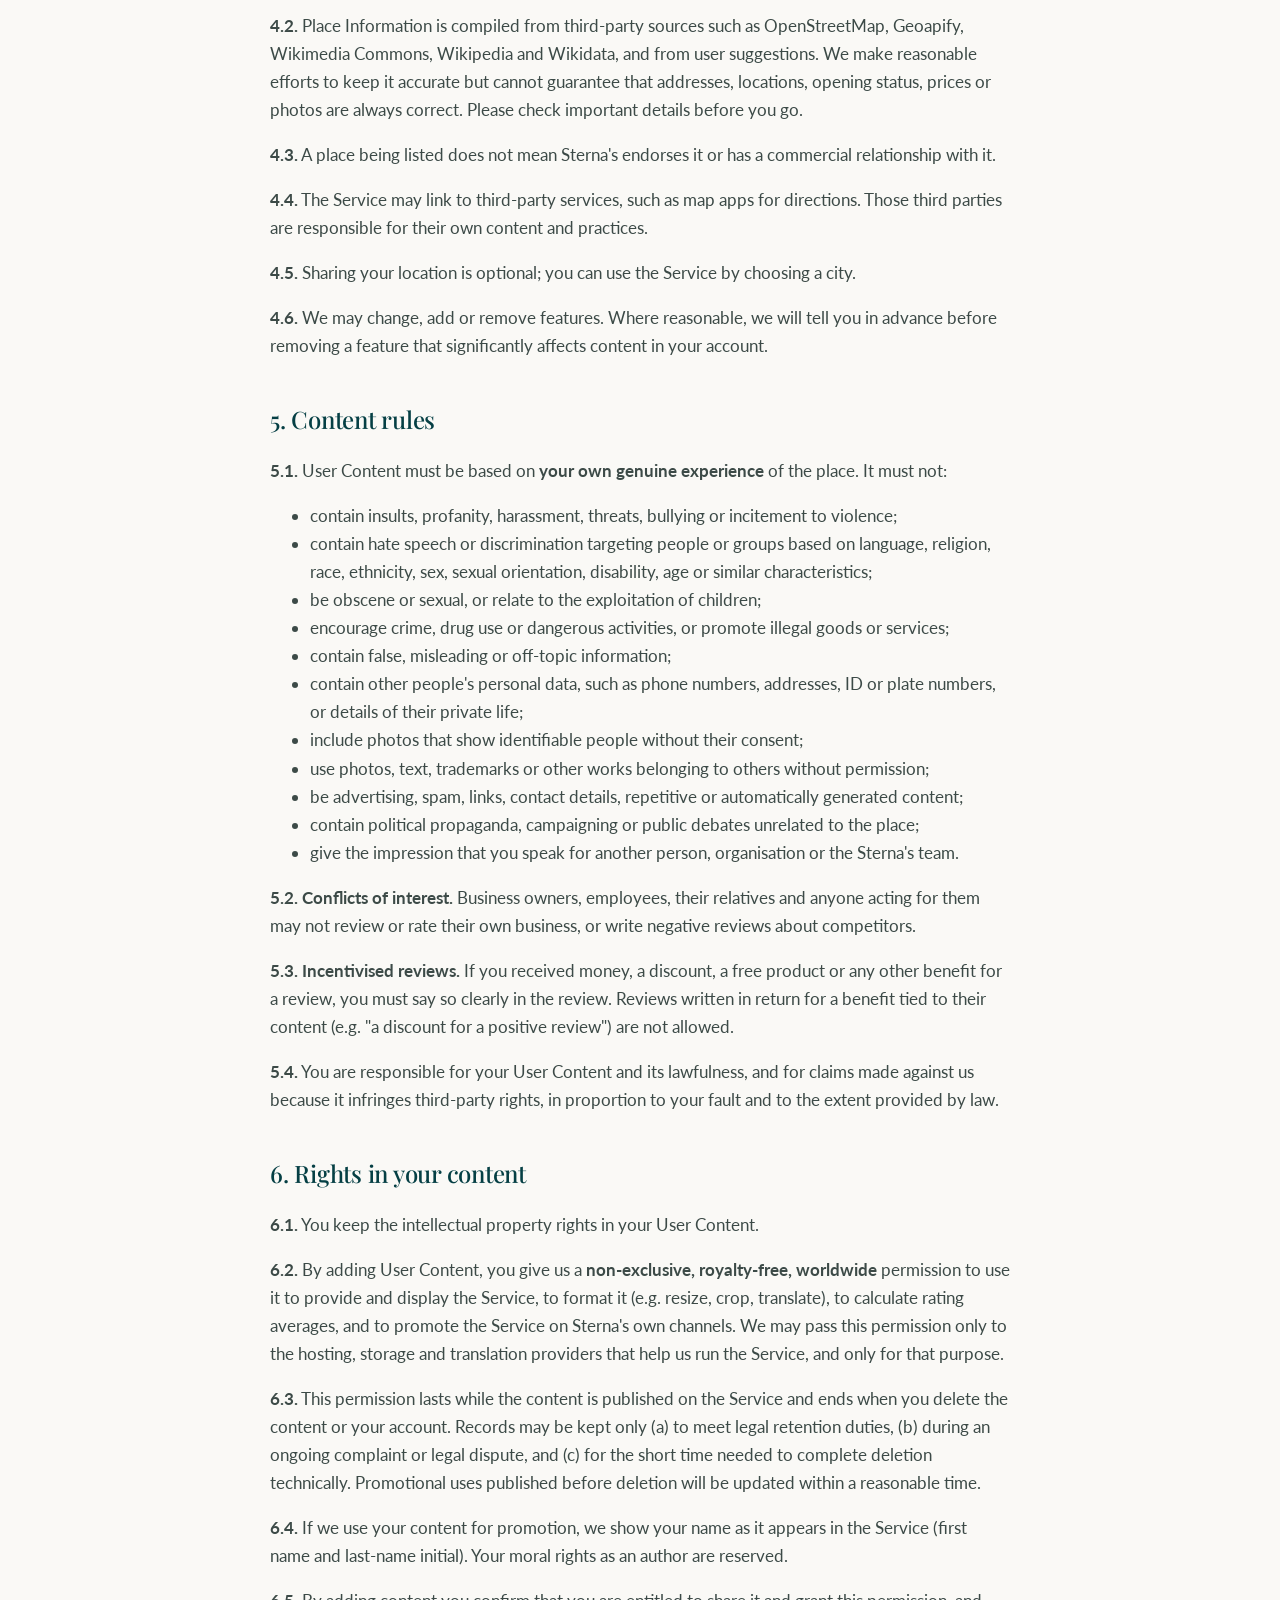
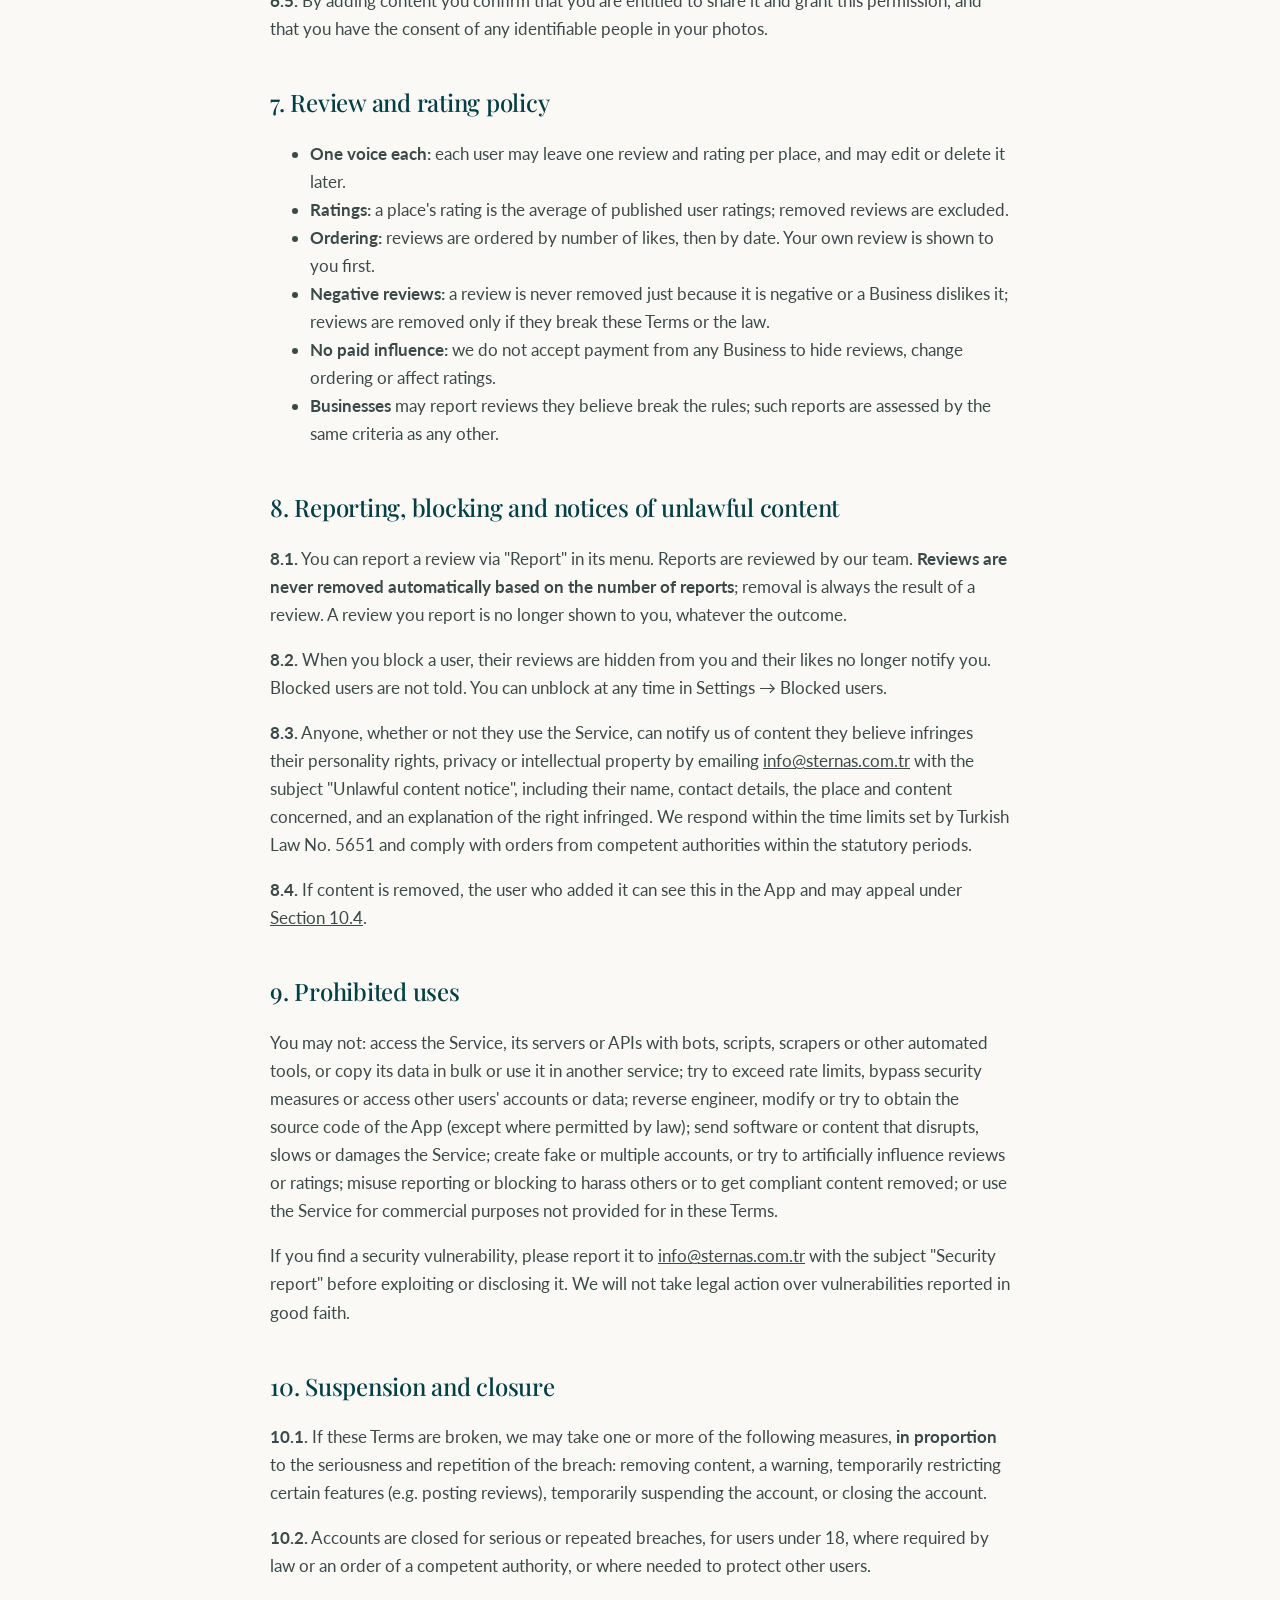
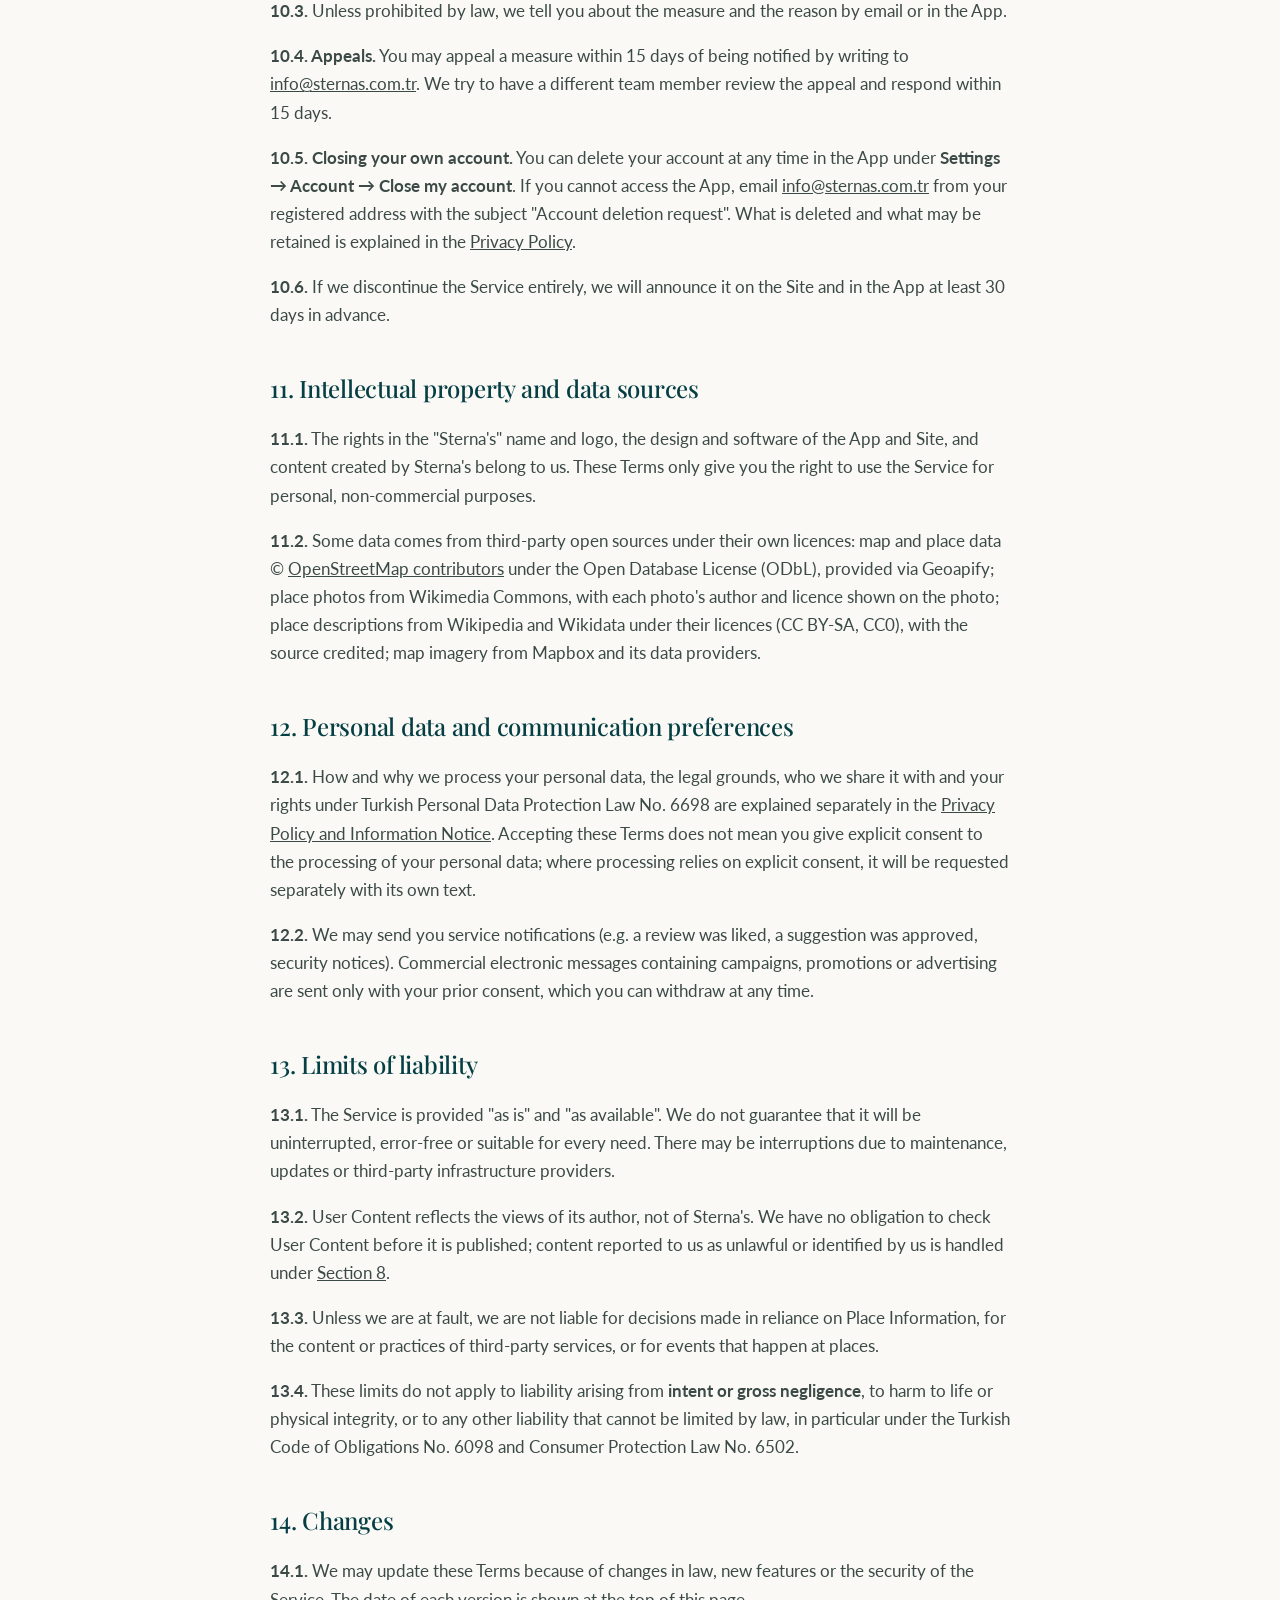
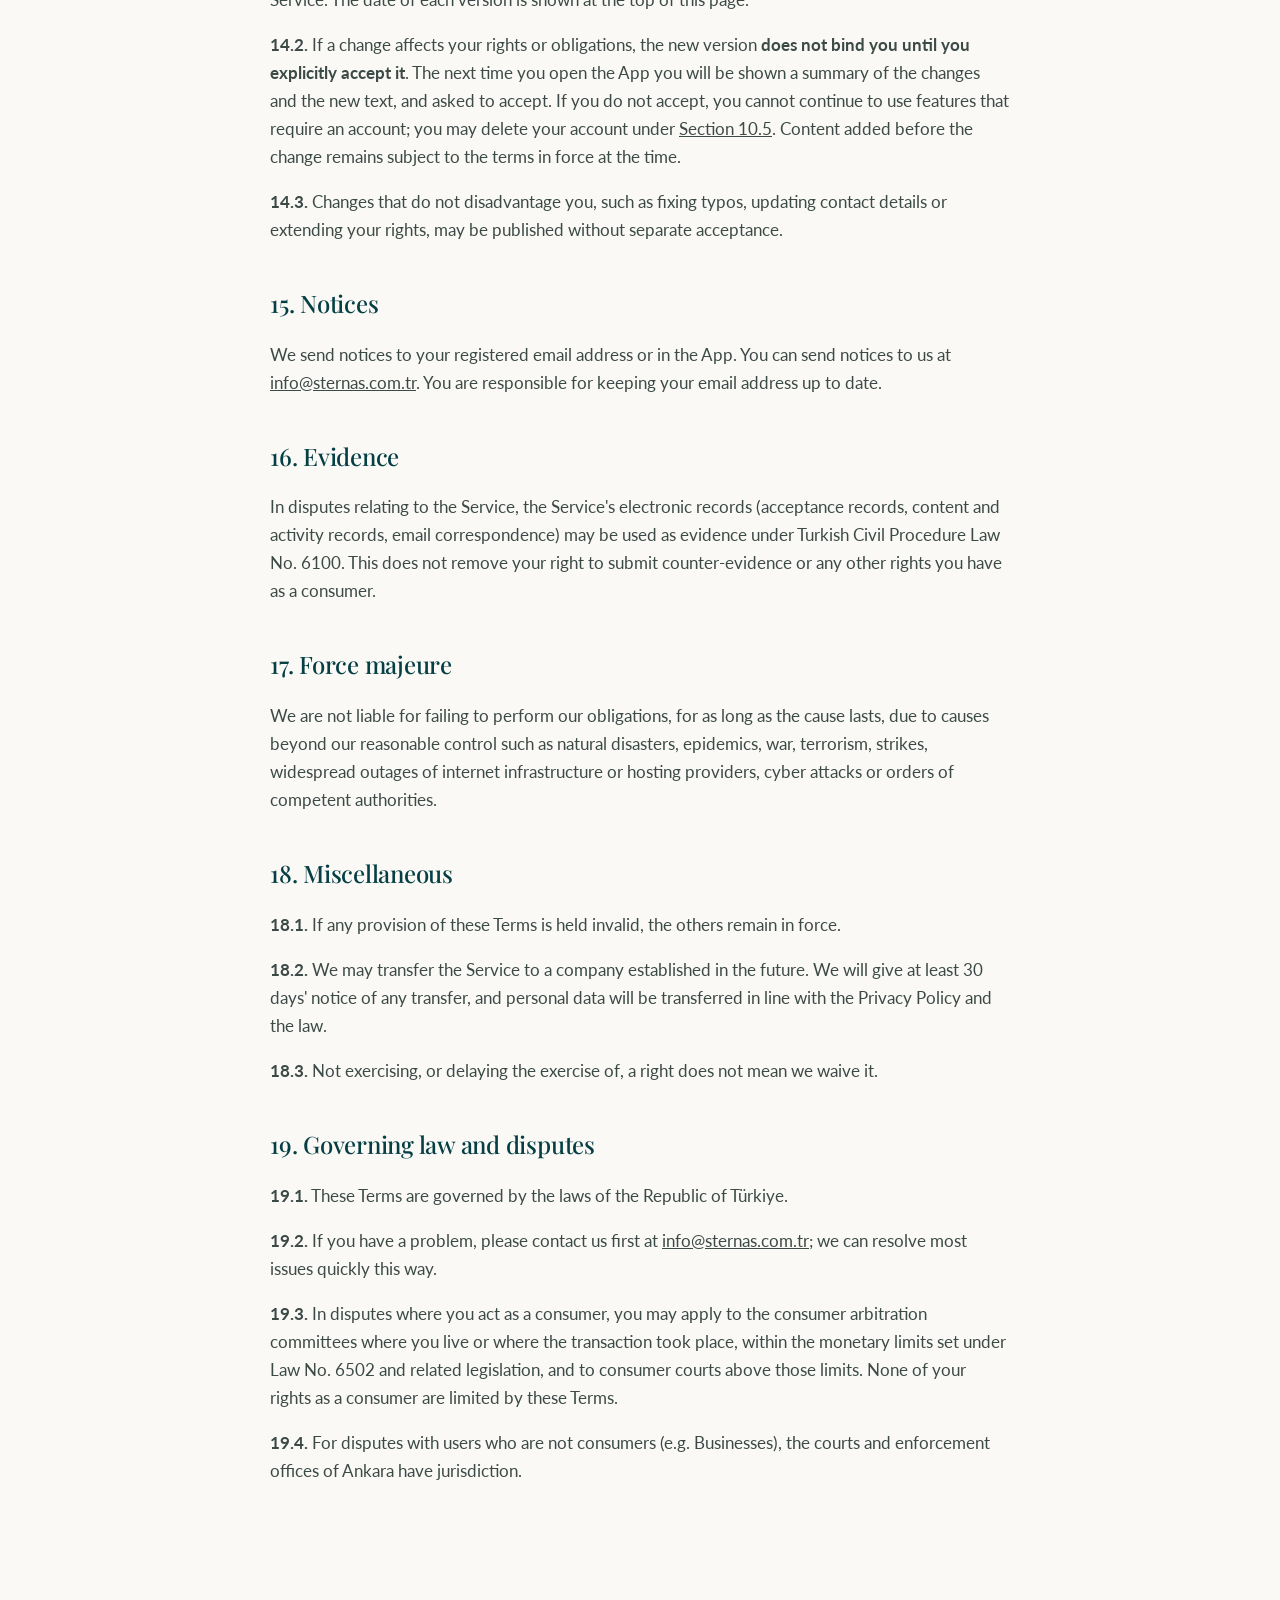
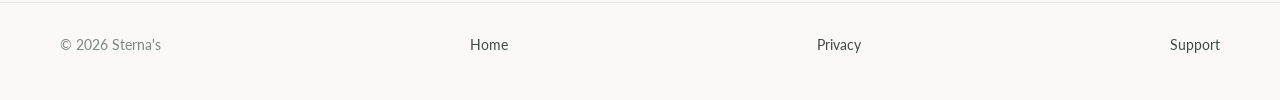
<file: kullanim-kosullari.html>
<!doctype html>
<html lang="tr">
<head>
  <meta charset="utf-8">
  <meta name="viewport" content="width=device-width, initial-scale=1">
  <title>Kullanım Koşulları · Sterna's</title>
  <meta name="description" content="Sterna's mobil uygulaması ve sternas.com.tr için kullanım koşulları.">
  <link rel="icon" type="image/png" sizes="32x32" href="assets/brand/favicon-32.png">
  <link rel="apple-touch-icon" href="assets/brand/apple-touch-icon.png">
  <link rel="preconnect" href="https://fonts.googleapis.com">
  <link rel="preconnect" href="https://fonts.gstatic.com" crossorigin>
  <link href="https://fonts.googleapis.com/css2?family=Lato:wght@400;700&family=Playfair+Display:ital,wght@0,500;0,600;1,500&display=swap" rel="stylesheet">
  <link rel="stylesheet" href="styles.css">
</head>
<body>

<header class="site-header">
  <div class="wrap">
    <a class="logo" href="index.html" aria-label="Sterna's">
      Sterna's
      <svg viewBox="0 0 44 18" aria-hidden="true"><path fill="currentColor" d="M0 14c8-4 14-5 20-2C24 6 32 1 44 0c-8 4-14 9-17 15-5-2-13-2-27-1z"/></svg>
    </a>
    <nav class="nav">
      <a href="index.html"><span data-lang="tr">Ana sayfa</span><span data-lang="en">Home</span></a>
      <button class="lang-toggle" type="button" id="langToggle" aria-label="Dil / Language">EN</button>
    </nav>
  </div>
</header>

<main class="legal">
  <div class="wrap">

    <!-- ===================== TÜRKÇE ===================== -->
    <div data-lang="tr">
      <h1>Kullanım Koşulları</h1>
      <p class="updated">Sürüm: 2026-10-27 · Yürürlük tarihi: 27 Ekim 2026</p>

      <p>Bu Kullanım Koşulları ("Koşullar"), Sterna's mobil uygulamasını ve sternas.com.tr adresindeki hizmetleri kullanımına ilişkin hak ve yükümlülükleri düzenler. Lütfen hesap oluşturmadan önce dikkatlice oku. Özellikle <a href="#m6">Madde 6</a> (içeriğin üzerindeki kullanım izni), <a href="#m10">Madde 10</a> (hesabın askıya alınması ve kapatılması), <a href="#m13">Madde 13</a> (sorumluluğun sınırları) ve <a href="#m14">Madde 14</a> (değişiklikler) senin haklarını doğrudan etkiler.</p>

      <p><strong>İçindekiler:</strong>
        <a href="#m1">1. Taraflar ve tanımlar</a> ·
        <a href="#m2">2. Koşulların kabulü</a> ·
        <a href="#m3">3. Üyelik</a> ·
        <a href="#m4">4. Hizmetin kapsamı</a> ·
        <a href="#m5">5. İçerik kuralları</a> ·
        <a href="#m6">6. İçeriğin üzerindeki haklar</a> ·
        <a href="#m7">7. Yorum ve puanlama politikası</a> ·
        <a href="#m8">8. Şikâyet, engelleme ve hukuka aykırı içerik bildirimi</a> ·
        <a href="#m9">9. Yasaklı kullanımlar</a> ·
        <a href="#m10">10. Askıya alma ve kapatma</a> ·
        <a href="#m11">11. Fikri mülkiyet ve veri kaynakları</a> ·
        <a href="#m12">12. Kişisel veriler ve iletişim tercihleri</a> ·
        <a href="#m13">13. Sorumluluğun sınırları</a> ·
        <a href="#m14">14. Değişiklikler</a> ·
        <a href="#m15">15. Bildirimler</a> ·
        <a href="#m16">16. Delil</a> ·
        <a href="#m17">17. Mücbir sebep</a> ·
        <a href="#m18">18. Çeşitli hükümler</a> ·
        <a href="#m19">19. Uygulanacak hukuk ve uyuşmazlıklar</a>
      </p>

      <h2 id="m1">1. Taraflar ve tanımlar</h2>
      <p><strong>1.1.</strong> Hizmet, Hasan Berat Türe ve Burak Kirkin ("Sterna's", "biz") tarafından sunulmaktadır. İletişim: <a href="mailto:info@sternas.com.tr">info@sternas.com.tr</a>.</p>
      <p><strong>1.2.</strong> Bu Koşullarda geçen terimler şu anlamlara gelir:</p>
      <ul>
        <li><strong>Uygulama:</strong> Sterna's mobil uygulaması.</li>
        <li><strong>Site:</strong> sternas.com.tr ve alt alan adları.</li>
        <li><strong>Hizmet:</strong> Uygulama, Site ve bunlar aracılığıyla sunulan tüm özellikler.</li>
        <li><strong>Kullanıcı / sen:</strong> Hizmet'i kullanan, hesap oluşturmuş veya oluşturmamış her gerçek kişi.</li>
        <li><strong>Hesap:</strong> Hizmet'te oturum açarak kullandığın kişisel üyelik.</li>
        <li><strong>Kullanıcı İçeriği:</strong> Yorum, puan, beğeni, yer önerisi, fotoğraf, geri bildirim ve profil bilgileri gibi senin Hizmet'e eklediğin her türlü içerik.</li>
        <li><strong>Mekân Bilgisi:</strong> Hizmet'te gösterilen mekânların adı, adresi, konumu, kategorisi, açıklaması ve fotoğrafları.</li>
        <li><strong>İşletme:</strong> Hizmet'te yer alan bir mekânın sahibi, işleteni veya bunlar adına hareket eden kişi.</li>
      </ul>

      <h2 id="m2">2. Koşulların kabulü</h2>
      <p><strong>2.1.</strong> Hesap oluştururken veya bu Koşulların yeni bir sürümü yayımlandığında, Koşulları okuma imkânı sana sunulur ve kabulün açık bir onay kutusuyla alınır. Onayının tarihi ve onayladığın sürüm hesabınla birlikte kaydedilir.</p>
      <p><strong>2.2.</strong> Hesap oluşturmadan da mekânlara ve yorumlara göz atabilirsin. Bu durumda yalnızca bu Koşulların hesap gerektirmeyen kullanımlara ilişkin hükümleri uygulanır.</p>
      <p><strong>2.3.</strong> Koşulların Türkçe ve İngilizce metinleri arasında farklılık olursa Türkçe metin esas alınır.</p>

      <h2 id="m3">3. Üyelik</h2>
      <p><strong>3.1.</strong> Hesap oluşturmak için <strong>18 yaşını doldurmuş</strong> olman gerekir. 18 yaşından küçük olduğunu öğrendiğimiz hesaplar kapatılır.</p>
      <p><strong>3.2.</strong> Kayıt sırasında verdiğin bilgilerin doğru ve güncel olması gerekir. Adın ve soyadın, başkasının kimliğine bürünmeyecek ve <a href="#m5">Madde 5</a>'teki kurallara aykırı olmayacak şekilde seçilmelidir. Ad değişiklikleri kötüye kullanımı önlemek için belirli aralıklarla sınırlandırılabilir.</p>
      <p><strong>3.3.</strong> Her kişi tek bir hesap kullanabilir. Hesabını başkasına devredemez, satamaz veya kullandıramazsın.</p>
      <p><strong>3.4.</strong> Şifrenin ve oturum açtığın cihazın güvenliğinden sen sorumlusun. Hesabının yetkisiz kullanıldığından şüphelenirsen bize hemen bildir. Google veya Apple gibi üçüncü taraf bir hesapla giriş yaptığında o hizmetin kendi koşulları da geçerlidir.</p>

      <h2 id="m4">4. Hizmetin kapsamı</h2>
      <p><strong>4.1.</strong> Hizmet; mekânları keşfetmeni, harita üzerinde görmeni, yorum ve puan bırakmanı, favori ve ziyaret listesi tutmanı, yeni mekân önermeni ve bildirim almanı sağlar. Hizmet şu anda <strong>ücretsizdir</strong>. Ücretli bir özellik eklenirse, ücret ve koşulları satın alma öncesinde ayrıca ve açıkça bildirilir.</p>
      <p><strong>4.2.</strong> Mekân Bilgileri; OpenStreetMap, Geoapify, Wikimedia Commons, Wikipedia ve Wikidata gibi üçüncü taraf kaynaklardan ve kullanıcı önerilerinden derlenir. Mekân Bilgilerinin doğru ve güncel olması için makul çabayı gösteririz; ancak adres, konum, çalışma durumu, fiyat ve fotoğrafların her an doğru olduğunu garanti edemeyiz. Bir mekâna gitmeden önce önemli bilgileri ayrıca kontrol etmeni öneririz.</p>
      <p><strong>4.3.</strong> Bir mekânın Hizmet'te yer alması; o mekânın Sterna's tarafından onaylandığı, önerildiği veya Sterna's ile ticari bir ilişkisi olduğu anlamına gelmez.</p>
      <p><strong>4.4.</strong> Hizmet; harita uygulamalarına yol tarifi için yönlendirme gibi üçüncü taraf hizmetlere bağlantılar içerebilir. Bu hizmetlerin içeriğinden ve uygulamalarından ilgili üçüncü taraflar sorumludur.</p>
      <p><strong>4.5.</strong> Konum iznini vermek isteğe bağlıdır. Konum izni vermeden de şehir seçerek Hizmet'i kullanabilirsin.</p>
      <p><strong>4.6.</strong> Hizmet'i geliştirmek için özellikleri değiştirebilir, yenilerini ekleyebilir veya bazılarını kaldırabiliriz. Hesabındaki içeriği önemli ölçüde etkileyen bir özelliği kaldırmadan önce, makul olduğu ölçüde, seni önceden bilgilendiririz.</p>

      <h2 id="m5">5. İçerik kuralları</h2>
      <p><strong>5.1.</strong> Kullanıcı İçeriği, mekânla ilgili <strong>kendi gerçek deneyimine</strong> dayanmalıdır. Hizmet'e ekleyeceğin içerik:</p>
      <ul>
        <li>hakaret, küfür, aşağılama, taciz, tehdit, zorbalık veya şiddete çağrı içeremez;</li>
        <li>dil, din, ırk, etnik köken, cinsiyet, cinsel yönelim, engellilik, yaş veya benzeri özellikler nedeniyle kişileri veya grupları hedef alan nefret söylemi ya da ayrımcılık içeremez;</li>
        <li>müstehcen, cinsel içerikli veya çocukların istismarına ilişkin olamaz;</li>
        <li>suç işlemeye, uyuşturucu kullanımına veya tehlikeli faaliyetlere teşvik edemez, yasa dışı mal ve hizmetlerin tanıtımını yapamaz;</li>
        <li>gerçek dışı, yanıltıcı veya mekânla ilgisi olmayan bilgiler içeremez;</li>
        <li>başkalarına ait telefon numarası, adres, kimlik, plaka gibi kişisel verileri ya da özel hayata ilişkin bilgileri içeremez;</li>
        <li>kişilerin rızası olmadan çekilmiş ve onları tanınabilir şekilde gösteren fotoğraflar içeremez;</li>
        <li>başkalarına ait fotoğraf, metin, marka veya diğer fikri ürünleri izinsiz kullanamaz;</li>
        <li>reklam, spam, bağlantı, iletişim bilgisi, tekrar eden veya otomatik oluşturulmuş içerik olamaz;</li>
        <li>siyasi propaganda, kampanya veya mekânla ilgisi olmayan kamusal tartışmalar içeremez;</li>
        <li>başka bir kişi, kurum veya Sterna's ekibi adına konuşuyormuş izlenimi yaratamaz.</li>
      </ul>
      <p><strong>5.2. Çıkar çatışması.</strong> İşletme sahipleri, çalışanları, yakınları veya bunlar adına hareket eden kişiler; kendi işletmeleri hakkında yorum ve puan bırakamaz, rakip işletmeler hakkında olumsuz yorum yazamaz.</p>
      <p><strong>5.3. Teşvikli yorum.</strong> Bir yorum karşılığında ücret, indirim, ücretsiz ürün veya başka bir menfaat aldıysan bunu yorumunda açıkça belirtmelisin. Yorumun içeriğine bağlı menfaat (ör. "olumlu yorum yazana indirim") karşılığında yazılan yorumlara izin verilmez.</p>
      <p><strong>5.4.</strong> Kullanıcı İçeriğinden ve bu içeriğin hukuka uygunluğundan sen sorumlusun. İçeriğin üçüncü kişilerin haklarını ihlal etmesi nedeniyle bize yöneltilen talepler sebebiyle, kusurunla orantılı olarak ve kanunun öngördüğü ölçüde sorumlu olursun.</p>

      <h2 id="m6">6. İçeriğin üzerindeki haklar</h2>
      <p><strong>6.1.</strong> Kullanıcı İçeriğinin üzerindeki fikri haklar sende kalır.</p>
      <p><strong>6.2.</strong> Kullanıcı İçeriğini Hizmet'e eklediğinde, bu içeriği Hizmet'i sunmak, göstermek, biçimlendirmek (ör. boyutlandırma, kırpma, çeviri), puan ortalamalarını hesaplamak ve Hizmet'i Sterna's'ın kendi kanallarında tanıtmak amacıyla kullanmamız için bize <strong>münhasır olmayan, ücretsiz, dünya çapında</strong> bir kullanım izni verirsin. Bu izni yalnızca Hizmet'i sunmamıza yardım eden barındırma, depolama ve çeviri sağlayıcılarına, bu amaçla sınırlı olarak devredebiliriz.</p>
      <p><strong>6.3.</strong> Bu izin, içerik Hizmet'te yayında kaldığı sürece devam eder. İçeriği veya hesabını sildiğinde izin sona erer. Ancak (a) kanuni saklama yükümlülükleri, (b) devam eden bir şikâyet veya hukuki uyuşmazlık ve (c) silinme işleminin teknik olarak tamamlanması için gereken kısa süre boyunca ilgili kayıtlar saklanabilir. Silinmeden önce tanıtım amacıyla yayımlanmış içerikler, makul bir süre içinde güncellenir.</p>
      <p><strong>6.4.</strong> İçeriğini tanıtım amacıyla kullanırsak adını, Hizmet'teki gösterimle aynı şekilde (adın ve soyadının baş harfi) belirtiriz. Eser sahipliğinden doğan manevi hakların saklıdır.</p>
      <p><strong>6.5.</strong> İçerik eklediğinde, bu içeriği paylaşmaya ve yukarıdaki izni vermeye yetkili olduğunu, fotoğraflarda tanınabilir kişiler varsa onların rızasını aldığını kabul edersin.</p>

      <h2 id="m7">7. Yorum ve puanlama politikası</h2>
      <p>Yorumların güvenilir kalması için şu ilkelere uyarız:</p>
      <ul>
        <li><strong>Herkes eşit:</strong> Her kullanıcı bir mekân için yalnızca bir yorum ve puan bırakabilir; yorumunu daha sonra düzenleyebilir veya silebilirsin.</li>
        <li><strong>Puan hesabı:</strong> Mekânın puanı, Hizmet'te yayında olan kullanıcı puanlarının ortalamasıdır. Kaldırılan yorumlar ortalamaya katılmaz.</li>
        <li><strong>Sıralama:</strong> Yorumlar, varsayılan olarak beğeni sayısına ve ardından yayımlanma tarihine göre sıralanır. Kendi yorumun sana listenin en üstünde gösterilir.</li>
        <li><strong>Olumsuz yorumlar:</strong> Bir yorum, yalnızca olumsuz olduğu veya bir İşletme'nin hoşuna gitmediği için kaldırılmaz. Yorumlar yalnızca bu Koşullara veya kanuna aykırı olduğunda kaldırılır.</li>
        <li><strong>Para karşılığı müdahale yok:</strong> Hiçbir İşletme'den, yorumları gizlemek, sıralamayı değiştirmek veya puanı etkilemek karşılığında bedel almayız.</li>
        <li><strong>İşletmeler için:</strong> İşletmeler kurallara aykırı olduğunu düşündükleri yorumları şikâyet edebilir; şikâyet diğer şikâyetlerle aynı ölçütlerle değerlendirilir.</li>
      </ul>

      <h2 id="m8">8. Şikâyet, engelleme ve hukuka aykırı içerik bildirimi</h2>
      <p><strong>8.1. Uygulama içi şikâyet.</strong> Bir yorumu, yorumun yanındaki menüden "Şikâyet et" seçeneğiyle bildirebilirsin. Şikâyetler ekibimiz tarafından incelenir. <strong>Bir yorum, yalnızca şikâyet sayısına bakılarak otomatik olarak kaldırılmaz</strong>; kaldırma kararı her zaman inceleme sonucunda verilir. Şikâyet ettiğin yorum, inceleme sonucundan bağımsız olarak sana artık gösterilmez.</p>
      <p><strong>8.2. Engelleme.</strong> Bir kullanıcıyı engellediğinde onun yorumları sana gösterilmez ve onun beğenileri sana bildirim olarak gelmez. Engellediğin kişiler bu durumdan haberdar edilmez. Engeli, Ayarlar → Engellenen kullanıcılar bölümünden istediğin zaman kaldırabilirsin.</p>
      <p><strong>8.3. Hukuka aykırı içerik bildirimi.</strong> Kişilik haklarını, özel hayatının gizliliğini veya fikri haklarını ihlal ettiğini düşündüğün bir içeriği, Hizmet'i kullanıp kullanmamandan bağımsız olarak <a href="mailto:info@sternas.com.tr?subject=Hukuka%20aykırı%20içerik%20bildirimi">info@sternas.com.tr</a> adresine "Hukuka aykırı içerik bildirimi" konulu bir e-postayla bildirebilirsin. Bildirimde; adın ve soyadın, iletişim bilgin, içeriğin bulunduğu mekân ve içeriğin kendisi ile içeriğin hangi hakkını neden ihlal ettiğine ilişkin açıklama yer almalıdır. Bildirimleri 5651 sayılı Kanun'da öngörülen süreler içinde yanıtlarız. Yetkili mercilerden gelen kararları kanunda öngörülen sürelerde yerine getiririz.</p>
      <p><strong>8.4.</strong> İçeriğin kaldırılması durumunda, içeriği ekleyen kullanıcı bu durumu Uygulama'da görebilir ve <a href="#m10">Madde 10.4</a>'e göre itiraz edebilir.</p>

      <h2 id="m9">9. Yasaklı kullanımlar</h2>
      <p>Hizmet'i kullanırken şunları yapamazsın:</p>
      <ul>
        <li>Hizmet'e, Hizmet'in sunucularına veya programlama arayüzlerine (API) bot, betik, kazıyıcı (scraper) veya başka otomatik araçlarla erişmek; Hizmet'teki verileri toplu olarak kopyalamak veya başka bir hizmette kullanmak;</li>
        <li>istek sınırlarını aşmaya, güvenlik önlemlerini atlatmaya, başka kullanıcıların hesaplarına veya verilerine erişmeye çalışmak;</li>
        <li>Uygulama'yı tersine mühendislikle çözmek, değiştirmek veya kaynak kodunu elde etmeye çalışmak (kanunun izin verdiği hâller saklıdır);</li>
        <li>Hizmet'in çalışmasını engelleyecek, yavaşlatacak veya bozacak yazılım ya da içerik göndermek;</li>
        <li>sahte veya toplu hesap açmak, yorumları ya da puanları yapay olarak etkilemeye çalışmak;</li>
        <li>şikâyet ve engelleme özelliklerini, başkalarını taciz etmek veya kurallara uygun içerikleri kaldırtmak amacıyla kötüye kullanmak;</li>
        <li>Hizmet'i bu Koşullarda öngörülmeyen ticari amaçlarla kullanmak.</li>
      </ul>
      <p>Hizmet'te bir güvenlik açığı fark edersen, bunu kötüye kullanmadan ve kamuya açıklamadan önce <a href="mailto:info@sternas.com.tr?subject=Güvenlik%20bildirimi">info@sternas.com.tr</a> adresine "Güvenlik bildirimi" konulu bir e-postayla bildirmeni rica ederiz. İyi niyetle bildirilen açıklar için hukuki yola başvurmayız.</p>

      <h2 id="m10">10. Hesabın askıya alınması ve kapatılması</h2>
      <p><strong>10.1.</strong> Bu Koşullara aykırılık hâlinde, aykırılığın ağırlığı ve tekrarı ile <strong>orantılı</strong> olarak şu önlemlerden birini veya birkaçını uygulayabiliriz: içeriğin kaldırılması, uyarı, belirli özelliklerin (ör. yorum yazma) geçici olarak kısıtlanması, hesabın geçici olarak askıya alınması veya hesabın kapatılması.</p>
      <p><strong>10.2.</strong> Hesabın kapatılması; ağır veya tekrarlanan aykırılıklarda, 18 yaşından küçük kullanıcılarda, kanuni bir zorunluluk ya da yetkili merci kararı olduğunda veya başka kullanıcıların güvenliğini korumak için gerekli olduğunda uygulanır.</p>
      <p><strong>10.3.</strong> Aldığımız önlemi ve gerekçesini, kanunen engel bir durum yoksa, kayıtlı e-posta adresine veya Uygulama içinden bildiririz.</p>
      <p><strong>10.4. İtiraz.</strong> Bir önleme, bildirimin sana ulaşmasından itibaren 15 gün içinde <a href="mailto:info@sternas.com.tr?subject=İtiraz">info@sternas.com.tr</a> adresine yazarak itiraz edebilirsin. İtirazını, kararı veren kişiden farklı bir ekip üyesinin incelemesini sağlamaya çalışır ve en geç 15 gün içinde yanıtlarız.</p>
      <p><strong>10.5. Hesabını kendin kapatma.</strong> Hesabını istediğin zaman Uygulama'da <strong>Ayarlar → Hesap → Hesabımı kapat</strong> adımlarıyla silebilirsin. Uygulama'ya erişemiyorsan kayıtlı e-posta adresinden <a href="mailto:info@sternas.com.tr?subject=Hesap%20silme%20talebi">info@sternas.com.tr</a> adresine "Hesap silme talebi" konulu bir e-posta göndermen yeterlidir. Silinen veriler ve saklama istisnaları <a href="gizlilik.html#hesap-silme">Gizlilik Politikası</a>'nda açıklanmıştır.</p>
      <p><strong>10.6.</strong> Hizmet'i tamamen sonlandırmamız hâlinde bunu en az 30 gün önceden Site'de ve Uygulama'da duyururuz.</p>

      <h2 id="m11">11. Fikri mülkiyet ve veri kaynakları</h2>
      <p><strong>11.1.</strong> "Sterna's" adı, logosu, Uygulama'nın ve Site'nin tasarımı, yazılımı ve Sterna's tarafından oluşturulan içerikler üzerindeki haklar bize aittir. Bu Koşullar, bunlar üzerinde sana yalnızca Hizmet'i kişisel ve ticari olmayan amaçlarla kullanma hakkı verir.</p>
      <p><strong>11.2.</strong> Hizmet'teki bazı veriler üçüncü taraf açık kaynaklardan gelir ve kendi lisanslarına tabidir:</p>
      <ul>
        <li>Harita ve mekân verileri: © <a href="https://www.openstreetmap.org/copyright" rel="noopener">OpenStreetMap katkıcıları</a>, Open Database License (ODbL) ile lisanslıdır; Geoapify aracılığıyla sağlanır.</li>
        <li>Mekân fotoğrafları: Wikimedia Commons; her fotoğrafın yazarı ve lisansı fotoğrafın üzerinde gösterilir.</li>
        <li>Mekân açıklamaları: Wikipedia ve Wikidata; ilgili lisansları (CC BY-SA, CC0) kapsamında kullanılır ve kaynağı belirtilir.</li>
        <li>Harita görüntüsü: Mapbox ve ilgili veri sağlayıcıları.</li>
      </ul>

      <h2 id="m12">12. Kişisel veriler ve iletişim tercihleri</h2>
      <p><strong>12.1.</strong> Kişisel verilerinin hangi amaçlarla ve hangi hukuki sebeplerle işlendiği, kimlere aktarıldığı ve 6698 sayılı Kişisel Verilerin Korunması Kanunu kapsamındaki hakların, bu Koşullardan ayrı olarak <a href="gizlilik.html">Gizlilik Politikası ve Aydınlatma Metni</a>'nde açıklanmıştır. Bu Koşulları kabul etmen, kişisel verilerinin işlenmesine açık rıza verdiğin anlamına gelmez. Açık rızaya dayanan bir işleme olursa, rızan ayrıca ve ayrı bir metinle istenir.</p>
      <p><strong>12.2.</strong> Hizmet'in işleyişiyle ilgili işlem bildirimleri (ör. yorumunun beğenildiği, önerinin onaylandığı, hesabınla ilgili güvenlik bildirimleri) sana gönderilebilir. Kampanya, tanıtım veya reklam içeren ticari elektronik iletiler ise yalnızca önceden onay verirsen gönderilir; onayını istediğin zaman geri alabilirsin.</p>

      <h2 id="m13">13. Sorumluluğun sınırları</h2>
      <p><strong>13.1.</strong> Hizmet "olduğu gibi" ve "mevcut olduğu şekliyle" sunulmaktadır. Hizmet'in kesintisiz, hatasız veya her ihtiyaca uygun olacağını garanti etmeyiz. Bakım, güncelleme veya üçüncü taraf altyapı sağlayıcılarından kaynaklanan kesintiler olabilir.</p>
      <p><strong>13.2.</strong> Kullanıcı İçeriği, onu yazan kişinin görüşüdür ve Sterna's'ın görüşünü yansıtmaz. Kullanıcı İçeriğini yayımlanmadan önce kontrol etme yükümlülüğümüz yoktur; hukuka aykırı olduğu bildirilen veya tarafımızca tespit edilen içerikleri <a href="#m8">Madde 8</a>'e göre değerlendiririz.</p>
      <p><strong>13.3.</strong> Mekân Bilgilerine güvenilerek verilen kararlardan, üçüncü taraf hizmetlerin içerik ve uygulamalarından ve mekânlarda yaşanan olaylardan, kendi kusurumuz bulunmadıkça sorumlu değiliz.</p>
      <p><strong>13.4.</strong> Bu maddedeki sınırlamalar; <strong>kast ve ağır kusurdan</strong> doğan sorumluluğu, hayat ve vücut bütünlüğüne gelen zararları ve 6098 sayılı Türk Borçlar Kanunu ile 6502 sayılı Tüketicinin Korunması Hakkında Kanun başta olmak üzere kanunen sınırlandırılamayan diğer sorumlulukları kapsamaz.</p>

      <h2 id="m14">14. Değişiklikler</h2>
      <p><strong>14.1.</strong> Bu Koşulları; kanuni değişiklikler, yeni özellikler veya Hizmet'in güvenliği gibi sebeplerle güncelleyebiliriz. Her sürümün tarihi bu sayfanın başında gösterilir.</p>
      <p><strong>14.2.</strong> Haklarını veya yükümlülüklerini etkileyen bir değişiklik yaptığımızda, yeni sürüm sen <strong>açıkça onaylamadıkça senin için bağlayıcı olmaz</strong>. Uygulama'yı bir sonraki açışında değişikliklerin özeti ve yeni metin sana gösterilir ve onayın istenir. Onaylamazsan hesap gerektiren özellikleri kullanmaya devam edemezsin; dilersen hesabını <a href="#m10">Madde 10.5</a>'e göre silebilirsin. Değişiklikten önce eklediğin içerik, o zamanki koşullara tabi olmaya devam eder.</p>
      <p><strong>14.3.</strong> Yazım hatalarının düzeltilmesi, iletişim bilgisinin güncellenmesi veya haklarını genişleten değişiklikler gibi aleyhine sonuç doğurmayan düzenlemeler, ayrıca onay alınmadan yayımlanabilir.</p>

      <h2 id="m15">15. Bildirimler</h2>
      <p>Sana yapacağımız bildirimler, kayıtlı e-posta adresine veya Uygulama içinden yapılır. Bize yapacağın bildirimler için <a href="mailto:info@sternas.com.tr">info@sternas.com.tr</a> adresini kullanabilirsin. E-posta adresini güncel tutmak senin sorumluluğundadır.</p>

      <h2 id="m16">16. Delil</h2>
      <p>Hizmet'e ilişkin uyuşmazlıklarda, Hizmet'in elektronik kayıtları (onay kayıtları, içerik ve işlem kayıtları, e-posta yazışmaları) 6100 sayılı Hukuk Muhakemeleri Kanunu kapsamında delil olarak kullanılabilir. Bu hüküm, karşı delil sunma ve tüketici olarak sahip olduğun diğer hakları ortadan kaldırmaz.</p>

      <h2 id="m17">17. Mücbir sebep</h2>
      <p>Doğal afet, salgın, savaş, terör, grev, internet altyapısında veya barındırma sağlayıcılarında yaşanan yaygın kesintiler, siber saldırılar ve yetkili mercilerin kararları gibi makul kontrolümüz dışındaki sebeplerle yükümlülüklerimizi yerine getirememekten, bu sebep sürdüğü müddetçe sorumlu değiliz.</p>

      <h2 id="m18">18. Çeşitli hükümler</h2>
      <p><strong>18.1.</strong> Bu Koşulların bir hükmünün geçersiz sayılması, diğer hükümlerin geçerliliğini etkilemez.</p>
      <p><strong>18.2.</strong> Hizmet'i ileride kurulacak bir şirkete devredebiliriz. Bu durumda devri en az 30 gün önceden bildiririz; kişisel verilerin devri Gizlilik Politikası'na ve kanuna uygun şekilde yapılır.</p>
      <p><strong>18.3.</strong> Bir hakkımızı kullanmamamız veya geç kullanmamız, o haktan feragat ettiğimiz anlamına gelmez.</p>

      <h2 id="m19">19. Uygulanacak hukuk ve uyuşmazlıklar</h2>
      <p><strong>19.1.</strong> Bu Koşullar Türkiye Cumhuriyeti hukukuna tabidir.</p>
      <p><strong>19.2.</strong> Bir sorun yaşarsan önce <a href="mailto:info@sternas.com.tr">info@sternas.com.tr</a> adresinden bize ulaşmanı rica ederiz; çoğu sorunu bu şekilde hızla çözebiliriz.</p>
      <p><strong>19.3.</strong> Tüketici sıfatıyla hareket ettiğin uyuşmazlıklarda, 6502 sayılı Kanun ve ilgili mevzuat uyarınca belirlenen parasal sınırlar dâhilinde yerleşim yerindeki veya işlemin yapıldığı yerdeki tüketici hakem heyetlerine, bu sınırları aşan uyuşmazlıklarda tüketici mahkemelerine başvurabilirsin. Tüketici olarak sahip olduğun hiçbir hak bu Koşullarla sınırlandırılmaz.</p>
      <p><strong>19.4.</strong> Tüketici sıfatı taşımayan kullanıcılarla (ör. İşletmeler) doğacak uyuşmazlıklarda Ankara Mahkemeleri ve İcra Daireleri yetkilidir.</p>
    </div>

    <!-- ===================== ENGLISH ===================== -->
    <div data-lang="en">
      <h1>Terms of Use</h1>
      <p class="updated">Version: 2026-10-27 · Effective date: 27 October 2026</p>

      <p>These Terms of Use ("Terms") govern your use of the Sterna's mobile app and the services at sternas.com.tr. Please read them carefully before creating an account. In particular, <a href="#e6">Section 6</a> (permission to use your content), <a href="#e10">Section 10</a> (suspension and closure), <a href="#e13">Section 13</a> (limits of liability) and <a href="#e14">Section 14</a> (changes) directly affect your rights. If the Turkish and English versions differ, the Turkish version prevails.</p>

      <h2 id="e1">1. Parties and definitions</h2>
      <p><strong>1.1.</strong> The service is provided by Hasan Berat Türe and Burak Kirkin ("Sterna's", "we"). Contact: <a href="mailto:info@sternas.com.tr">info@sternas.com.tr</a>.</p>
      <p><strong>1.2.</strong> "App" means the Sterna's mobile app; "Site" means sternas.com.tr and its subdomains; "Service" means the App, the Site and all features offered through them; "Account" means your personal membership; "User Content" means anything you add, such as reviews, ratings, likes, place suggestions, photos, feedback and profile details; "Place Information" means the name, address, location, category, description and photos of places; "Business" means the owner or operator of a listed place, or anyone acting for them.</p>

      <h2 id="e2">2. Accepting these Terms</h2>
      <p><strong>2.1.</strong> When you create an account, or when a new version of these Terms is published, you are given the chance to read them and your acceptance is recorded through an explicit checkbox, together with the date and the version you accepted.</p>
      <p><strong>2.2.</strong> You can browse places and reviews without an account; in that case only the provisions relevant to use without an account apply.</p>

      <h2 id="e3">3. Membership</h2>
      <p><strong>3.1.</strong> You must be <strong>at least 18</strong> to create an account. Accounts we learn belong to users under 18 will be closed.</p>
      <p><strong>3.2.</strong> Your details must be accurate and current. Your name must not impersonate anyone or break the rules in <a href="#e5">Section 5</a>. Name changes may be limited to certain intervals to prevent abuse.</p>
      <p><strong>3.3.</strong> Each person may use one account. You may not transfer, sell or share your account.</p>
      <p><strong>3.4.</strong> You are responsible for keeping your password and devices secure, and should tell us immediately if you suspect unauthorised use. If you sign in with a third-party account such as Google or Apple, that service's terms also apply.</p>

      <h2 id="e4">4. Scope of the Service</h2>
      <p><strong>4.1.</strong> The Service lets you discover places, see them on a map, leave reviews and ratings, keep favourites and a visit history, suggest new places and receive notifications. The Service is currently <strong>free</strong>. If a paid feature is introduced, its price and terms will be shown separately and clearly before purchase.</p>
      <p><strong>4.2.</strong> Place Information is compiled from third-party sources such as OpenStreetMap, Geoapify, Wikimedia Commons, Wikipedia and Wikidata, and from user suggestions. We make reasonable efforts to keep it accurate but cannot guarantee that addresses, locations, opening status, prices or photos are always correct. Please check important details before you go.</p>
      <p><strong>4.3.</strong> A place being listed does not mean Sterna's endorses it or has a commercial relationship with it.</p>
      <p><strong>4.4.</strong> The Service may link to third-party services, such as map apps for directions. Those third parties are responsible for their own content and practices.</p>
      <p><strong>4.5.</strong> Sharing your location is optional; you can use the Service by choosing a city.</p>
      <p><strong>4.6.</strong> We may change, add or remove features. Where reasonable, we will tell you in advance before removing a feature that significantly affects content in your account.</p>

      <h2 id="e5">5. Content rules</h2>
      <p><strong>5.1.</strong> User Content must be based on <strong>your own genuine experience</strong> of the place. It must not:</p>
      <ul>
        <li>contain insults, profanity, harassment, threats, bullying or incitement to violence;</li>
        <li>contain hate speech or discrimination targeting people or groups based on language, religion, race, ethnicity, sex, sexual orientation, disability, age or similar characteristics;</li>
        <li>be obscene or sexual, or relate to the exploitation of children;</li>
        <li>encourage crime, drug use or dangerous activities, or promote illegal goods or services;</li>
        <li>contain false, misleading or off-topic information;</li>
        <li>contain other people's personal data, such as phone numbers, addresses, ID or plate numbers, or details of their private life;</li>
        <li>include photos that show identifiable people without their consent;</li>
        <li>use photos, text, trademarks or other works belonging to others without permission;</li>
        <li>be advertising, spam, links, contact details, repetitive or automatically generated content;</li>
        <li>contain political propaganda, campaigning or public debates unrelated to the place;</li>
        <li>give the impression that you speak for another person, organisation or the Sterna's team.</li>
      </ul>
      <p><strong>5.2. Conflicts of interest.</strong> Business owners, employees, their relatives and anyone acting for them may not review or rate their own business, or write negative reviews about competitors.</p>
      <p><strong>5.3. Incentivised reviews.</strong> If you received money, a discount, a free product or any other benefit for a review, you must say so clearly in the review. Reviews written in return for a benefit tied to their content (e.g. "a discount for a positive review") are not allowed.</p>
      <p><strong>5.4.</strong> You are responsible for your User Content and its lawfulness, and for claims made against us because it infringes third-party rights, in proportion to your fault and to the extent provided by law.</p>

      <h2 id="e6">6. Rights in your content</h2>
      <p><strong>6.1.</strong> You keep the intellectual property rights in your User Content.</p>
      <p><strong>6.2.</strong> By adding User Content, you give us a <strong>non-exclusive, royalty-free, worldwide</strong> permission to use it to provide and display the Service, to format it (e.g. resize, crop, translate), to calculate rating averages, and to promote the Service on Sterna's own channels. We may pass this permission only to the hosting, storage and translation providers that help us run the Service, and only for that purpose.</p>
      <p><strong>6.3.</strong> This permission lasts while the content is published on the Service and ends when you delete the content or your account. Records may be kept only (a) to meet legal retention duties, (b) during an ongoing complaint or legal dispute, and (c) for the short time needed to complete deletion technically. Promotional uses published before deletion will be updated within a reasonable time.</p>
      <p><strong>6.4.</strong> If we use your content for promotion, we show your name as it appears in the Service (first name and last-name initial). Your moral rights as an author are reserved.</p>
      <p><strong>6.5.</strong> By adding content you confirm that you are entitled to share it and grant this permission, and that you have the consent of any identifiable people in your photos.</p>

      <h2 id="e7">7. Review and rating policy</h2>
      <ul>
        <li><strong>One voice each:</strong> each user may leave one review and rating per place, and may edit or delete it later.</li>
        <li><strong>Ratings:</strong> a place's rating is the average of published user ratings; removed reviews are excluded.</li>
        <li><strong>Ordering:</strong> reviews are ordered by number of likes, then by date. Your own review is shown to you first.</li>
        <li><strong>Negative reviews:</strong> a review is never removed just because it is negative or a Business dislikes it; reviews are removed only if they break these Terms or the law.</li>
        <li><strong>No paid influence:</strong> we do not accept payment from any Business to hide reviews, change ordering or affect ratings.</li>
        <li><strong>Businesses</strong> may report reviews they believe break the rules; such reports are assessed by the same criteria as any other.</li>
      </ul>

      <h2 id="e8">8. Reporting, blocking and notices of unlawful content</h2>
      <p><strong>8.1.</strong> You can report a review via "Report" in its menu. Reports are reviewed by our team. <strong>Reviews are never removed automatically based on the number of reports</strong>; removal is always the result of a review. A review you report is no longer shown to you, whatever the outcome.</p>
      <p><strong>8.2.</strong> When you block a user, their reviews are hidden from you and their likes no longer notify you. Blocked users are not told. You can unblock at any time in Settings → Blocked users.</p>
      <p><strong>8.3.</strong> Anyone, whether or not they use the Service, can notify us of content they believe infringes their personality rights, privacy or intellectual property by emailing <a href="mailto:info@sternas.com.tr?subject=Unlawful%20content%20notice">info@sternas.com.tr</a> with the subject "Unlawful content notice", including their name, contact details, the place and content concerned, and an explanation of the right infringed. We respond within the time limits set by Turkish Law No. 5651 and comply with orders from competent authorities within the statutory periods.</p>
      <p><strong>8.4.</strong> If content is removed, the user who added it can see this in the App and may appeal under <a href="#e10">Section 10.4</a>.</p>

      <h2 id="e9">9. Prohibited uses</h2>
      <p>You may not: access the Service, its servers or APIs with bots, scripts, scrapers or other automated tools, or copy its data in bulk or use it in another service; try to exceed rate limits, bypass security measures or access other users' accounts or data; reverse engineer, modify or try to obtain the source code of the App (except where permitted by law); send software or content that disrupts, slows or damages the Service; create fake or multiple accounts, or try to artificially influence reviews or ratings; misuse reporting or blocking to harass others or to get compliant content removed; or use the Service for commercial purposes not provided for in these Terms.</p>
      <p>If you find a security vulnerability, please report it to <a href="mailto:info@sternas.com.tr?subject=Security%20report">info@sternas.com.tr</a> with the subject "Security report" before exploiting or disclosing it. We will not take legal action over vulnerabilities reported in good faith.</p>

      <h2 id="e10">10. Suspension and closure</h2>
      <p><strong>10.1.</strong> If these Terms are broken, we may take one or more of the following measures, <strong>in proportion</strong> to the seriousness and repetition of the breach: removing content, a warning, temporarily restricting certain features (e.g. posting reviews), temporarily suspending the account, or closing the account.</p>
      <p><strong>10.2.</strong> Accounts are closed for serious or repeated breaches, for users under 18, where required by law or an order of a competent authority, or where needed to protect other users.</p>
      <p><strong>10.3.</strong> Unless prohibited by law, we tell you about the measure and the reason by email or in the App.</p>
      <p><strong>10.4. Appeals.</strong> You may appeal a measure within 15 days of being notified by writing to <a href="mailto:info@sternas.com.tr?subject=Appeal">info@sternas.com.tr</a>. We try to have a different team member review the appeal and respond within 15 days.</p>
      <p><strong>10.5. Closing your own account.</strong> You can delete your account at any time in the App under <strong>Settings → Account → Close my account</strong>. If you cannot access the App, email <a href="mailto:info@sternas.com.tr?subject=Account%20deletion%20request">info@sternas.com.tr</a> from your registered address with the subject "Account deletion request". What is deleted and what may be retained is explained in the <a href="gizlilik.html#hesap-silme">Privacy Policy</a>.</p>
      <p><strong>10.6.</strong> If we discontinue the Service entirely, we will announce it on the Site and in the App at least 30 days in advance.</p>

      <h2 id="e11">11. Intellectual property and data sources</h2>
      <p><strong>11.1.</strong> The rights in the "Sterna's" name and logo, the design and software of the App and Site, and content created by Sterna's belong to us. These Terms only give you the right to use the Service for personal, non-commercial purposes.</p>
      <p><strong>11.2.</strong> Some data comes from third-party open sources under their own licences: map and place data © <a href="https://www.openstreetmap.org/copyright" rel="noopener">OpenStreetMap contributors</a> under the Open Database License (ODbL), provided via Geoapify; place photos from Wikimedia Commons, with each photo's author and licence shown on the photo; place descriptions from Wikipedia and Wikidata under their licences (CC BY-SA, CC0), with the source credited; map imagery from Mapbox and its data providers.</p>

      <h2 id="e12">12. Personal data and communication preferences</h2>
      <p><strong>12.1.</strong> How and why we process your personal data, the legal grounds, who we share it with and your rights under Turkish Personal Data Protection Law No. 6698 are explained separately in the <a href="gizlilik.html">Privacy Policy and Information Notice</a>. Accepting these Terms does not mean you give explicit consent to the processing of your personal data; where processing relies on explicit consent, it will be requested separately with its own text.</p>
      <p><strong>12.2.</strong> We may send you service notifications (e.g. a review was liked, a suggestion was approved, security notices). Commercial electronic messages containing campaigns, promotions or advertising are sent only with your prior consent, which you can withdraw at any time.</p>

      <h2 id="e13">13. Limits of liability</h2>
      <p><strong>13.1.</strong> The Service is provided "as is" and "as available". We do not guarantee that it will be uninterrupted, error-free or suitable for every need. There may be interruptions due to maintenance, updates or third-party infrastructure providers.</p>
      <p><strong>13.2.</strong> User Content reflects the views of its author, not of Sterna's. We have no obligation to check User Content before it is published; content reported to us as unlawful or identified by us is handled under <a href="#e8">Section 8</a>.</p>
      <p><strong>13.3.</strong> Unless we are at fault, we are not liable for decisions made in reliance on Place Information, for the content or practices of third-party services, or for events that happen at places.</p>
      <p><strong>13.4.</strong> These limits do not apply to liability arising from <strong>intent or gross negligence</strong>, to harm to life or physical integrity, or to any other liability that cannot be limited by law, in particular under the Turkish Code of Obligations No. 6098 and Consumer Protection Law No. 6502.</p>

      <h2 id="e14">14. Changes</h2>
      <p><strong>14.1.</strong> We may update these Terms because of changes in law, new features or the security of the Service. The date of each version is shown at the top of this page.</p>
      <p><strong>14.2.</strong> If a change affects your rights or obligations, the new version <strong>does not bind you until you explicitly accept it</strong>. The next time you open the App you will be shown a summary of the changes and the new text, and asked to accept. If you do not accept, you cannot continue to use features that require an account; you may delete your account under <a href="#e10">Section 10.5</a>. Content added before the change remains subject to the terms in force at the time.</p>
      <p><strong>14.3.</strong> Changes that do not disadvantage you, such as fixing typos, updating contact details or extending your rights, may be published without separate acceptance.</p>

      <h2 id="e15">15. Notices</h2>
      <p>We send notices to your registered email address or in the App. You can send notices to us at <a href="mailto:info@sternas.com.tr">info@sternas.com.tr</a>. You are responsible for keeping your email address up to date.</p>

      <h2 id="e16">16. Evidence</h2>
      <p>In disputes relating to the Service, the Service's electronic records (acceptance records, content and activity records, email correspondence) may be used as evidence under Turkish Civil Procedure Law No. 6100. This does not remove your right to submit counter-evidence or any other rights you have as a consumer.</p>

      <h2 id="e17">17. Force majeure</h2>
      <p>We are not liable for failing to perform our obligations, for as long as the cause lasts, due to causes beyond our reasonable control such as natural disasters, epidemics, war, terrorism, strikes, widespread outages of internet infrastructure or hosting providers, cyber attacks or orders of competent authorities.</p>

      <h2 id="e18">18. Miscellaneous</h2>
      <p><strong>18.1.</strong> If any provision of these Terms is held invalid, the others remain in force.</p>
      <p><strong>18.2.</strong> We may transfer the Service to a company established in the future. We will give at least 30 days' notice of any transfer, and personal data will be transferred in line with the Privacy Policy and the law.</p>
      <p><strong>18.3.</strong> Not exercising, or delaying the exercise of, a right does not mean we waive it.</p>

      <h2 id="e19">19. Governing law and disputes</h2>
      <p><strong>19.1.</strong> These Terms are governed by the laws of the Republic of Türkiye.</p>
      <p><strong>19.2.</strong> If you have a problem, please contact us first at <a href="mailto:info@sternas.com.tr">info@sternas.com.tr</a>; we can resolve most issues quickly this way.</p>
      <p><strong>19.3.</strong> In disputes where you act as a consumer, you may apply to the consumer arbitration committees where you live or where the transaction took place, within the monetary limits set under Law No. 6502 and related legislation, and to consumer courts above those limits. None of your rights as a consumer are limited by these Terms.</p>
      <p><strong>19.4.</strong> For disputes with users who are not consumers (e.g. Businesses), the courts and enforcement offices of Ankara have jurisdiction.</p>
    </div>

  </div>
</main>

<footer>
  <div class="wrap">
    <span>© 2026 Sterna's</span>
    <a href="index.html"><span data-lang="tr">Ana sayfa</span><span data-lang="en">Home</span></a>
    <a href="gizlilik.html"><span data-lang="tr">Gizlilik</span><span data-lang="en">Privacy</span></a>
    <a href="support/"><span data-lang="tr">Destek</span><span data-lang="en">Support</span></a>
  </div>
</footer>

<script src="site.js"></script>
</body>
</html>
</file>
<file: styles.css>
:root {
  --bg: #faf9f6;
  --surface: #ffffff;
  --sage: #eef3f1;
  --sage-2: #e2ebe8;
  --ink: #142320;
  --ink-soft: #3c4a47;
  --muted: #7a8784;
  --line: #e4e8e5;
  --teal: #07565d;
  --teal-deep: #053f44;
  --gold: #a9834a;
  --rose: #d9536d;
  --serif: "Playfair Display", Georgia, serif;
  --sans: "Lato", system-ui, -apple-system, "Segoe UI", sans-serif;
  --ease: cubic-bezier(.2, .7, .2, 1);
  --card-shadow: 0 1px 2px rgba(20, 35, 32, .04), 0 12px 32px -12px rgba(20, 35, 32, .14);
}

* { box-sizing: border-box; }
html { scroll-behavior: smooth; }
body {
  margin: 0; background: var(--bg); color: var(--ink);
  font: 400 17px/1.65 var(--sans); -webkit-font-smoothing: antialiased;
}
img { display: block; max-width: 100%; height: auto; }
a { color: inherit; }
button, input, select { font: inherit; }
::selection { background: #d7e6e2; }

.wrap { width: min(1160px, 100% - 40px); margin-inline: auto; }

html[lang="tr"] [data-lang="en"],
html[lang="en"] [data-lang="tr"] { display: none !important; }

h1, h2, h3 { font-family: var(--serif); font-weight: 500; margin: 0; letter-spacing: -.01em; }

.eyebrow {
  display: inline-block; font-size: 12px; font-weight: 700; letter-spacing: .2em;
  text-transform: uppercase; color: var(--gold);
}

section { scroll-margin-top: 84px; }
.block { padding: 120px 0; }
.head { text-align: center; max-width: 640px; margin: 0 auto 56px; }
.head h2 { font-size: clamp(34px, 4.4vw, 54px); line-height: 1.08; color: var(--teal-deep); margin-top: 14px; }
.head p { margin: 14px 0 0; color: var(--muted); }

/* ---------- buttons ---------- */
.btn {
  display: inline-flex; align-items: center; justify-content: center; gap: 12px;
  height: 52px; padding: 0 26px; border-radius: 999px; border: 0; cursor: pointer;
  font: 700 15px var(--sans); letter-spacing: .01em; text-decoration: none;
  transition: background .3s var(--ease), color .3s var(--ease), border-color .3s var(--ease), transform .3s var(--ease);
}
.btn .arrow { transition: transform .3s var(--ease); }
.btn:hover .arrow { transform: translateX(4px); }
.btn-primary { background: var(--teal-deep); color: #fff; }
.btn-primary:hover { background: var(--teal); }
.btn-outline { border: 1px solid #c8d2cf; color: var(--teal-deep); background: transparent; }
.btn-outline:hover { border-color: var(--teal-deep); background: var(--surface); }
.btn-light { background: #fff; color: var(--teal-deep); }
.btn-light:hover { background: #f2e7d3; }
:focus-visible { outline: 2px solid var(--teal); outline-offset: 3px; }

/* ---------- header ---------- */
.site-header { position: sticky; top: 0; z-index: 40; background: rgba(250, 249, 246, .86); backdrop-filter: blur(14px); border-bottom: 1px solid transparent; transition: border-color .3s; }
.site-header.scrolled { border-bottom-color: var(--line); }
.site-header .wrap { height: 74px; display: flex; align-items: center; justify-content: space-between; }
.logo {
  display: inline-flex; align-items: flex-start; gap: 3px; text-decoration: none;
  font: 600 27px var(--serif); color: var(--teal-deep); letter-spacing: -.01em;
}
.logo svg { width: 19px; margin-top: -3px; }
.nav { display: flex; align-items: center; gap: 30px; font-size: 15px; color: var(--ink-soft); }
.nav a { text-decoration: none; }
.nav a:hover { color: var(--teal-deep); }
.nav .btn { height: 40px; padding: 0 18px; font-size: 14px; }
.lang-toggle { border: 0; background: none; cursor: pointer; padding: 4px 0; font: 700 12px var(--sans); letter-spacing: .16em; color: var(--muted); }
.lang-toggle:hover { color: var(--teal-deep); }
@media (max-width: 820px) { .nav .link { display: none; } .nav { gap: 18px; } }

/* ---------- shared widget pieces ---------- */
.card {
  background: var(--surface); border: 1px solid var(--line); border-radius: 20px;
  box-shadow: var(--card-shadow);
}
.ico { width: 44px; height: 44px; border-radius: 12px; background: var(--sage); padding: 6px; flex: none; }
.ico img { width: 100%; height: 100%; }
.chip {
  display: inline-flex; align-items: center; gap: 6px; font-size: 12px; font-weight: 700;
  color: var(--teal-deep); background: var(--sage); border-radius: 999px; padding: 4px 10px;
}
.chip.gold { color: #7a5b2b; background: #f4ecdd; }
.chip.green { color: #2f7a4f; background: #e5f2ea; }
.chip.orange { color: #a3582a; background: #fbeee4; }
.stars { color: #e3a93b; letter-spacing: 1px; font-size: 14px; }
.stars .off { color: #d9ded9; }
.heart { color: var(--rose); }
.small { font-size: 13px; color: var(--muted); }
.title { font: 500 17px var(--serif); color: var(--ink); line-height: 1.3; }

/* ---------- hero ---------- */
.hero { padding: 76px 0 110px; }
.hero .wrap { display: grid; grid-template-columns: 1fr 1.02fr; gap: 64px; align-items: center; }
.hero h1 { font-size: clamp(46px, 6.4vw, 88px); line-height: 1.02; color: var(--teal-deep); margin: 22px 0 24px; }
.hero h1 em { font-style: italic; color: var(--gold); }
.hero .lead { font-size: 19px; color: var(--ink-soft); max-width: 470px; margin: 0 0 38px; }
.hero-actions { display: flex; flex-wrap: wrap; gap: 12px; }
.launch { display: flex; flex-wrap: wrap; align-items: center; gap: 8px; margin-top: 22px; }
.launch .small { display: inline-flex; align-items: center; gap: 5px; margin-right: 4px; }

.stage {
  position: relative; height: 560px; border-radius: 32px;
  background:
    radial-gradient(120% 90% at 85% 10%, #f6efe2 0%, rgba(246, 239, 226, 0) 55%),
    var(--sage);
  overflow: hidden;
}
.stage > .card { position: absolute; }
.w-place { left: 7%; top: 27%; width: 330px; padding: 18px; }
.w-place .top { display: flex; gap: 14px; align-items: center; }
.w-place .ico { width: 64px; height: 64px; border-radius: 16px; padding: 8px; }
.w-place .row { display: flex; justify-content: space-between; align-items: center; margin-top: 16px; padding-top: 14px; border-top: 1px solid var(--line); }
.w-notif { right: 6%; top: 7%; width: 290px; padding: 14px 16px; display: flex; gap: 12px; align-items: flex-start; }
.w-notif .dot { width: 38px; height: 38px; border-radius: 50%; background: #fbe8ec; display: grid; place-items: center; flex: none; font-size: 18px; }
.w-notif strong { display: block; font-size: 14px; }
.w-cats { left: 7%; bottom: 7%; padding: 14px; display: grid; grid-template-columns: repeat(4, 72px); gap: 8px; }
.w-cats div { text-align: center; font-size: 11px; font-weight: 700; color: var(--ink-soft); background: var(--sage); border-radius: 14px; padding: 10px 4px 8px; }
.w-cats img { width: 34px; height: 34px; margin: 0 auto 6px; }
.w-rate { right: 6%; top: 56%; padding: 14px 18px; }
.w-rate .stars { font-size: 22px; letter-spacing: 3px; }

.float { animation: float 7s ease-in-out infinite; }
.float.d1 { animation-delay: -2s; }
.float.d2 { animation-delay: -4s; }
.float.d3 { animation-delay: -5.5s; }
@keyframes float { 0%, 100% { transform: translateY(0); } 50% { transform: translateY(-8px); } }

@media (max-width: 980px) {
  .hero .wrap { grid-template-columns: 1fr; gap: 48px; }
  .stage { height: 520px; }
}
@media (max-width: 560px) {
  .hero { padding: 48px 0 70px; }
  .stage { height: 470px; border-radius: 24px; }
  .w-place { left: 5%; top: 24%; width: 82%; }
  .w-notif { right: 4%; top: 3%; width: 80%; }
  .w-cats { left: 5%; bottom: 5%; grid-template-columns: repeat(4, 1fr); width: 90%; }
  .w-rate { right: 5%; top: 53%; }
}

/* ---------- explorer ---------- */
.explore { background: var(--surface); border-top: 1px solid var(--line); border-bottom: 1px solid var(--line); }
.explorer { display: grid; grid-template-columns: 300px 1fr; border: 1px solid var(--line); border-radius: 24px; overflow: hidden; background: var(--bg); }
.cats { list-style: none; margin: 0; padding: 14px; border-right: 1px solid var(--line); display: flex; flex-direction: column; gap: 4px; background: var(--surface); }
.cat {
  width: 100%; display: flex; align-items: center; gap: 14px; text-align: left;
  border: 0; background: transparent; cursor: pointer; border-radius: 14px;
  padding: 9px 14px 9px 9px; font-size: 16px; color: var(--ink-soft);
  transition: background .25s var(--ease), color .25s var(--ease);
}
.cat img { width: 42px; height: 42px; padding: 6px; border-radius: 12px; background: var(--sage); transition: transform .3s var(--ease); }
.cat:hover { background: #f4f7f6; color: var(--ink); }
.cat:hover img { transform: scale(1.06); }
.cat[aria-selected="true"] { background: var(--sage); color: var(--teal-deep); font-weight: 700; }
.cat[aria-selected="true"] img { background: var(--surface); }
.panel { padding: 30px 36px; }
.panel-top { display: flex; justify-content: space-between; align-items: center; gap: 12px; margin-bottom: 18px; }
.panel h3 { font-size: 28px; color: var(--ink); }
.place-grid { display: grid; grid-template-columns: repeat(3, 1fr); gap: 14px; }
.pcard { padding: 18px; display: flex; flex-direction: column; gap: 12px; text-decoration: none; transition: transform .3s var(--ease), box-shadow .3s var(--ease); }
.pcard:hover { transform: translateY(-3px); box-shadow: 0 1px 2px rgba(20, 35, 32, .04), 0 18px 36px -14px rgba(20, 35, 32, .22); }
.pcard .thumb { height: 92px; border-radius: 14px; background: var(--sage); display: grid; place-items: center; }
.pcard .thumb img { width: 58px; height: 58px; }
.pcard .foot { display: flex; justify-content: space-between; align-items: center; margin-top: auto; }
.place-grid.swap .pcard { animation: rise .5s var(--ease) both; }
.place-grid.swap .pcard:nth-child(2) { animation-delay: .07s; }
.place-grid.swap .pcard:nth-child(3) { animation-delay: .14s; }
@keyframes rise { from { opacity: 0; transform: translateY(10px); } to { opacity: 1; transform: none; } }

@media (max-width: 900px) {
  .explorer { grid-template-columns: 1fr; }
  .cats { flex-direction: row; overflow-x: auto; border-right: 0; border-bottom: 1px solid var(--line); scrollbar-width: none; }
  .cats::-webkit-scrollbar { display: none; }
  .cats li { flex: none; }
  .cat { padding: 7px 14px 7px 7px; white-space: nowrap; }
  .cat img { width: 34px; height: 34px; padding: 5px; }
  .panel { padding: 22px 18px; }
  .place-grid { grid-template-columns: 1fr; }
  .pcard { flex-direction: row; align-items: center; }
  .pcard .thumb { width: 64px; height: 64px; flex: none; }
  .pcard .thumb img { width: 40px; height: 40px; }
  .pcard .foot { margin: 0 0 0 auto; }
  .pcard .foot .chip { display: none; }
}

/* ---------- map ---------- */
.map-wrap { display: grid; grid-template-columns: .8fr 1.2fr; gap: 64px; align-items: center; }
.map-copy h2 { font-size: clamp(34px, 4.4vw, 54px); line-height: 1.08; color: var(--teal-deep); margin: 14px 0 16px; }
.map-copy p { color: var(--muted); margin: 0 0 26px; max-width: 380px; }
.legend { list-style: none; margin: 0; padding: 0; display: grid; gap: 10px; }
.legend li { display: flex; align-items: center; gap: 10px; font-size: 15px; color: var(--ink-soft); }
.legend i { width: 10px; height: 10px; border-radius: 50%; display: inline-block; }
.map { position: relative; border-radius: 28px; overflow: hidden; aspect-ratio: 6 / 5; background: #eef2ee; border: 1px solid var(--line); }
.map > svg { width: 100%; height: 100%; display: block; }
.pin { transform-box: fill-box; transform-origin: 50% 100%; transition: transform .5s var(--ease); }
.pin.on { transform: scale(1.25); }
.pulse { transform-box: fill-box; transform-origin: center; animation: pulse 2.4s ease-out infinite; }
@keyframes pulse { 0% { transform: scale(.6); opacity: .55; } 100% { transform: scale(2.2); opacity: 0; } }
.map-card {
  position: absolute; left: 50%; bottom: 22px; transform: translateX(-50%);
  width: min(320px, 88%); padding: 14px 16px; display: flex; gap: 12px; align-items: center;
  transition: opacity .4s var(--ease);
}
.map-card.fade { opacity: 0; }
.map-search {
  position: absolute; left: 18px; right: 18px; top: 18px; padding: 10px 16px;
  display: flex; align-items: center; gap: 10px; font-size: 14px; color: var(--muted); border-radius: 999px;
}
@media (max-width: 900px) { .map-wrap { grid-template-columns: 1fr; gap: 36px; } }

/* ---------- bento ---------- */
.bento { display: grid; grid-template-columns: repeat(6, 1fr); gap: 16px; }
.tile { background: var(--surface); border: 1px solid var(--line); border-radius: 24px; padding: 24px; display: flex; flex-direction: column; gap: 18px; overflow: hidden; }
.tile h3 { font: 700 13px var(--sans); letter-spacing: .14em; text-transform: uppercase; color: var(--muted); }
.t-review { grid-column: span 3; }
.t-dice { grid-column: span 3; }
.t-swipe, .t-fav, .t-history { grid-column: span 2; }
.t-notifs { grid-column: span 6; }

.review { padding: 18px; display: grid; gap: 10px; }
.review .who { display: flex; align-items: center; gap: 10px; }
.review .who .av { width: 34px; height: 34px; border-radius: 50%; background: var(--sage); display: grid; place-items: center; font: 500 15px var(--serif); color: var(--teal-deep); flex: none; }
.review p { margin: 0; color: var(--ink-soft); font-size: 15px; }
.review .meta { display: flex; justify-content: space-between; align-items: center; }
.likes { display: inline-flex; align-items: center; gap: 6px; font-size: 14px; font-weight: 700; color: var(--ink-soft); }

.dice-row { display: flex; align-items: center; gap: 22px; }
.die {
  width: 76px; height: 76px; border-radius: 18px; background: #fff; border: 1px solid var(--line);
  box-shadow: var(--card-shadow); display: grid; grid-template: repeat(3, 1fr) / repeat(3, 1fr); padding: 12px; flex: none;
  animation: roll 4.5s var(--ease) infinite;
}
.die i { width: 11px; height: 11px; border-radius: 50%; background: var(--teal-deep); place-self: center; opacity: 0; }
.die i.on { opacity: 1; }
@keyframes roll { 0%, 70%, 100% { transform: rotate(0); } 78% { transform: rotate(-18deg) scale(.94); } 86% { transform: rotate(10deg); } 92% { transform: rotate(0) scale(1.03); } }
.dice-result { flex: 1; padding: 14px 16px; display: flex; gap: 12px; align-items: center; transition: opacity .35s var(--ease); }
.dice-result.fade { opacity: 0; }

.swipe { position: relative; height: 170px; }
.swipe .card { position: absolute; inset: 0 12px 18px; padding: 16px; display: flex; flex-direction: column; justify-content: space-between; }
.swipe .card:nth-child(1) { transform: translateY(18px) scale(.92); opacity: .55; }
.swipe .card:nth-child(2) { transform: translateY(9px) scale(.96); opacity: .8; }
.swipe .card:nth-child(3) { animation: swipe 5s var(--ease) infinite; }
@keyframes swipe { 0%, 55% { transform: none; opacity: 1; } 75% { transform: translateX(120%) rotate(12deg); opacity: 0; } 76% { transform: translateY(18px) scale(.92); opacity: 0; } 100% { transform: none; opacity: 1; } }
.swipe .acts { display: flex; justify-content: center; gap: 14px; }
.swipe .acts span { width: 34px; height: 34px; border-radius: 50%; display: grid; place-items: center; background: var(--sage); font-size: 15px; }

.mini-list { display: grid; gap: 2px; }
.mini-list .r { display: flex; align-items: center; gap: 12px; padding: 10px 0; border-bottom: 1px solid var(--line); }
.mini-list .r:last-child { border-bottom: 0; }
.mini-list .ico { width: 36px; height: 36px; border-radius: 10px; padding: 5px; }
.mini-list .r .grow { flex: 1; min-width: 0; }
.mini-list .r .title { font-size: 15px; }

.notifs { display: grid; grid-template-columns: repeat(3, 1fr); gap: 14px; }
.notif { padding: 14px 16px; display: flex; gap: 12px; align-items: flex-start; }
.notif .dot { width: 36px; height: 36px; border-radius: 50%; display: grid; place-items: center; flex: none; font-size: 16px; }
.notif strong { display: block; font-size: 14px; }
.notif.unread { border-color: #cfe0db; background: #f7fbfa; }

@media (max-width: 980px) {
  .bento { grid-template-columns: repeat(2, 1fr); }
  .t-review, .t-dice, .t-notifs { grid-column: span 2; }
  .t-swipe, .t-fav, .t-history { grid-column: span 1; }
  .t-history { grid-column: span 2; }
  .notifs { grid-template-columns: 1fr; }
}
@media (max-width: 600px) {
  .bento { grid-template-columns: 1fr; }
  .t-review, .t-dice, .t-notifs, .t-swipe, .t-fav, .t-history { grid-column: span 1; }
  .dice-row { flex-direction: column; align-items: stretch; }
  .die { align-self: center; }
}

/* ---------- next ---------- */
.next { background: var(--sage); }
.next-grid { display: grid; grid-template-columns: repeat(4, 1fr); gap: 16px; }
.next-item { background: var(--surface); border-radius: 22px; padding: 24px; border: 1px solid var(--line); }
.next-item .num { font: italic 500 18px var(--serif); color: var(--gold); }
.next-item h3 { font-size: 21px; color: var(--teal-deep); margin: 12px 0 8px; }
.next-item p { margin: 0; color: var(--muted); font-size: 15px; }
@media (max-width: 980px) { .next-grid { grid-template-columns: repeat(2, 1fr); } }
@media (max-width: 560px) { .next-grid { grid-template-columns: 1fr; } }

/* ---------- business ---------- */
.biz { background: var(--teal-deep); color: #dbe8e5; }
.biz-grid { display: grid; grid-template-columns: .9fr 1.1fr; gap: 64px; align-items: start; }
.biz .eyebrow { color: #e3c690; }
.biz h2 { font-size: clamp(34px, 4.4vw, 54px); line-height: 1.08; color: #fff; margin: 14px 0 18px; }
.biz .intro { color: #a9c4bf; margin: 0 0 34px; max-width: 420px; }
.perks { list-style: none; margin: 0; padding: 0; display: grid; gap: 14px; }
.perks li { display: flex; gap: 14px; align-items: flex-start; padding: 16px 18px; border: 1px solid rgba(255, 255, 255, .12); border-radius: 18px; }
.perks .pi { width: 34px; height: 34px; border-radius: 10px; background: rgba(255, 255, 255, .08); display: grid; place-items: center; flex: none; color: #e3c690; }
.perks .pi svg { width: 18px; height: 18px; }
.perks strong { display: block; color: #fff; font: 500 18px var(--serif); }
.perks span { font-size: 15px; color: #a9c4bf; }

.biz-form { background: var(--surface); color: var(--ink); border-radius: 28px; padding: 34px; }
.biz-form h3 { font-size: 26px; color: var(--teal-deep); margin-bottom: 6px; }
.biz-form .small { margin: 0 0 24px; }
.fields { display: grid; grid-template-columns: 1fr 1fr; gap: 14px; }
.field { display: grid; gap: 6px; }
.field.full { grid-column: span 2; }
.field label { font-size: 13px; font-weight: 700; color: var(--ink-soft); }
.field input, .field select {
  height: 48px; border: 1px solid #d6ddda; border-radius: 12px; padding: 0 14px; background: var(--bg); color: var(--ink);
  transition: border-color .2s, background .2s;
}
.field input:focus, .field select:focus { outline: none; border-color: var(--teal); background: #fff; }
.consent { grid-column: span 2; display: flex; gap: 10px; align-items: flex-start; font-size: 13px; color: var(--muted); margin-top: 4px; }
.consent input { margin-top: 3px; accent-color: var(--teal); }
.biz-form .btn { width: 100%; margin-top: 18px; }
.form-msg { margin: 14px 0 0; font-size: 14px; min-height: 20px; }
.form-msg.ok { color: #2f7a4f; }
.form-msg.err { color: #b3402f; }
.hp { position: absolute; left: -9999px; }
@media (max-width: 900px) { .biz-grid { grid-template-columns: 1fr; gap: 44px; } }
@media (max-width: 560px) { .fields { grid-template-columns: 1fr; } .field.full, .consent { grid-column: span 1; } .biz-form { padding: 24px; } }

/* ---------- team ---------- */
.team-grid { display: grid; grid-template-columns: 1fr 1fr 1fr; gap: 16px; }
.person { padding: 26px; display: flex; gap: 16px; align-items: center; }
.person .av { width: 52px; height: 52px; border-radius: 50%; background: var(--sage); display: grid; place-items: center; font: 500 22px var(--serif); color: var(--teal-deep); flex: none; }
.person strong { display: block; font: 500 20px var(--serif); }
.contact-tile { background: var(--sage); border-color: transparent; box-shadow: none; flex-direction: column; align-items: flex-start; }
.contact-tile a { font: 500 20px var(--serif); color: var(--teal-deep); text-decoration: none; border-bottom: 1px solid #c9b48c; }
@media (max-width: 860px) { .team-grid { grid-template-columns: 1fr; } }

/* ---------- footer ---------- */
footer { border-top: 1px solid var(--line); padding: 30px 0 44px; font-size: 14px; color: var(--muted); }
footer .wrap { display: flex; justify-content: space-between; gap: 16px; flex-wrap: wrap; }
footer nav { display: flex; gap: 22px; }
footer a { color: var(--ink-soft); text-decoration: none; }
footer a:hover { color: var(--teal-deep); }

/* ---------- reveal & motion ---------- */
.js .reveal { opacity: 0; transform: translateY(16px); transition: opacity .9s var(--ease), transform .9s var(--ease); }
.js .reveal.in { opacity: 1; transform: none; }
@media (prefers-reduced-motion: reduce) {
  .js .reveal { opacity: 1; transform: none; transition: none; }
  .float, .die, .swipe .card:nth-child(3), .pulse, .place-grid.swap .pcard { animation: none !important; }
  html { scroll-behavior: auto; }
}

/* ---------- legal ---------- */
.legal { padding: 70px 0 100px; }
.legal .wrap { max-width: 740px; }
.legal h1 { font-size: clamp(38px, 5vw, 54px); color: var(--teal-deep); margin-bottom: 8px; }
.legal h2 { font-size: 24px; color: var(--teal-deep); margin: 40px 0 10px; }
.legal p, .legal li { color: var(--ink-soft); }
.legal .updated { color: var(--muted); font-size: 14px; margin-top: 0; }

/* dice tile fills its height */
.t-dice .dice-row { flex: 1; }
.t-dice .die { width: 92px; height: 92px; padding: 15px; border-radius: 22px; }
.t-dice .die i { width: 13px; height: 13px; }
.notif .small { display: block; line-height: 1.45; margin-top: 2px; }
.pcard .foot .small { white-space: nowrap; }

@media (max-width: 560px) {
  .stage { height: auto; padding: 18px; display: grid; gap: 12px; }
  .stage > .card { position: relative; inset: auto; width: auto; }
  .stage .w-notif { margin-left: 18%; }
  .stage .w-rate { display: none; }
  .stage .w-cats { grid-template-columns: repeat(4, 1fr); }
}
</file>
